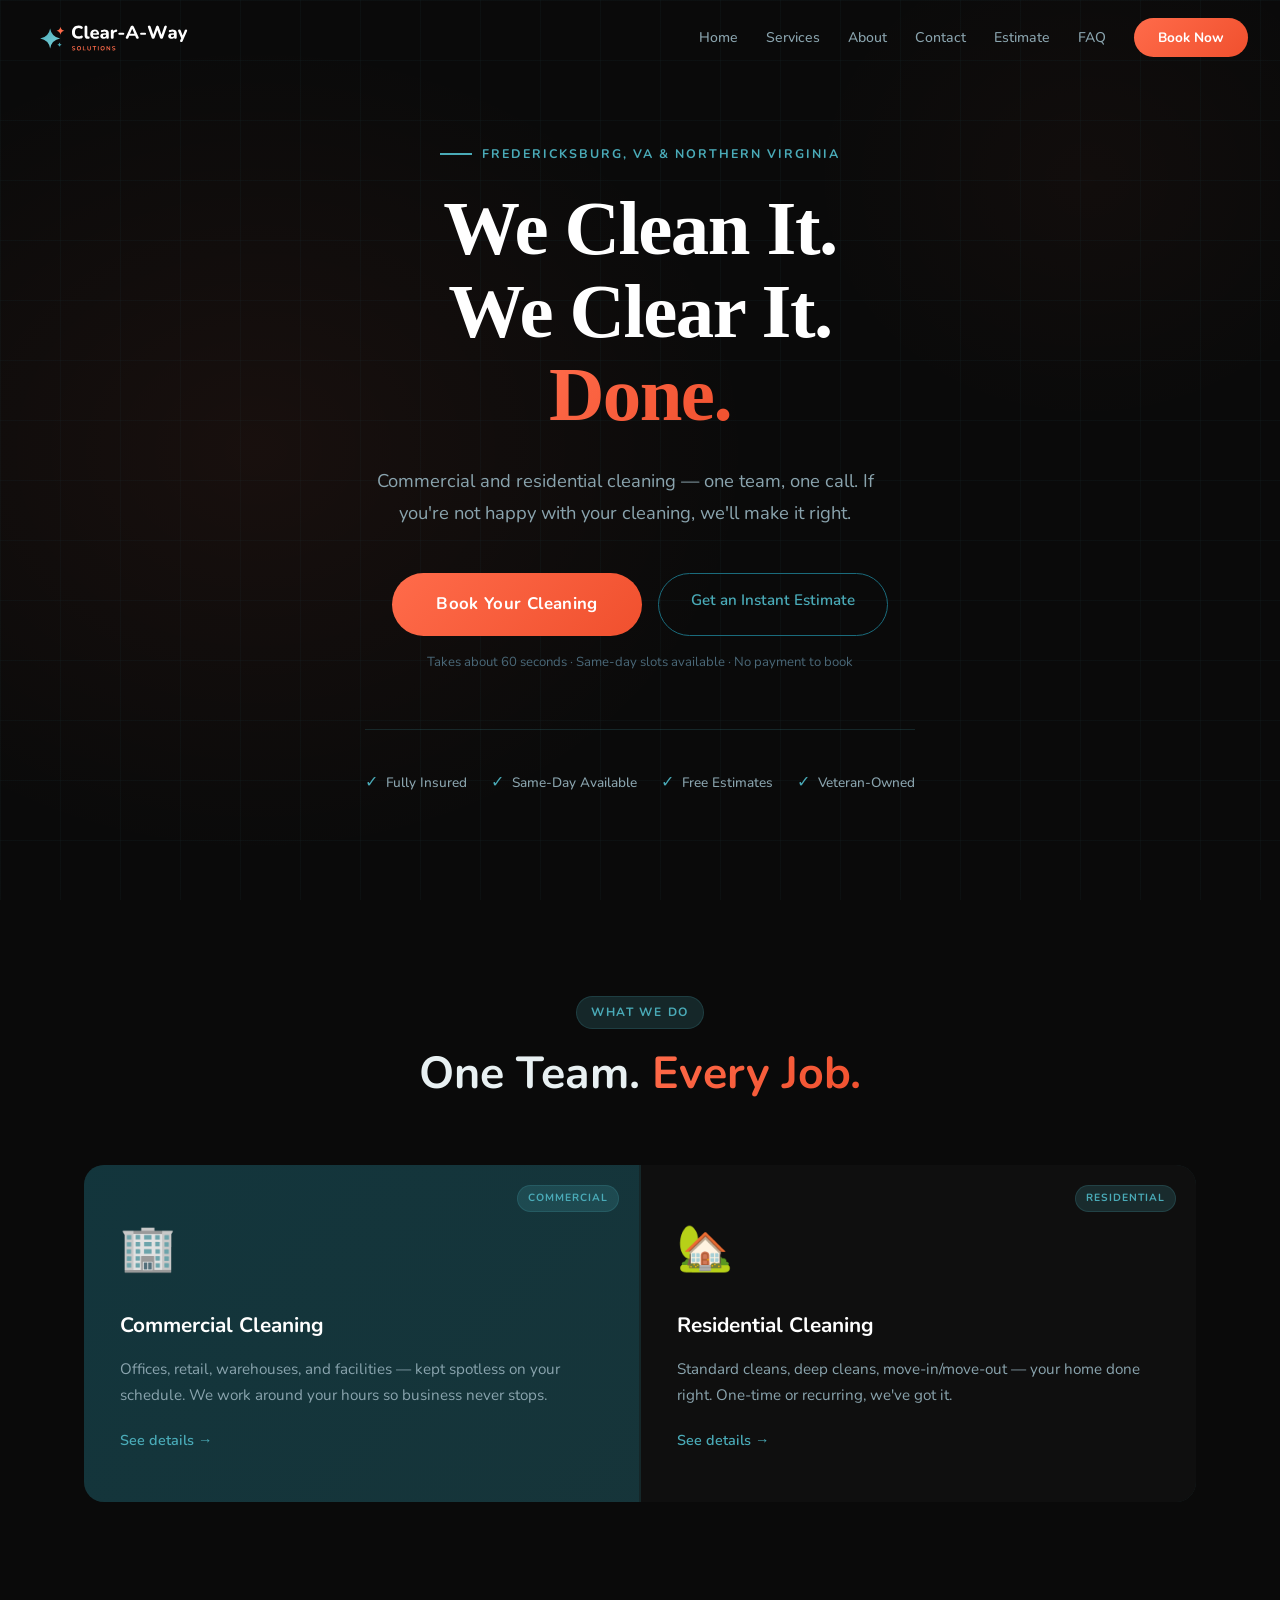
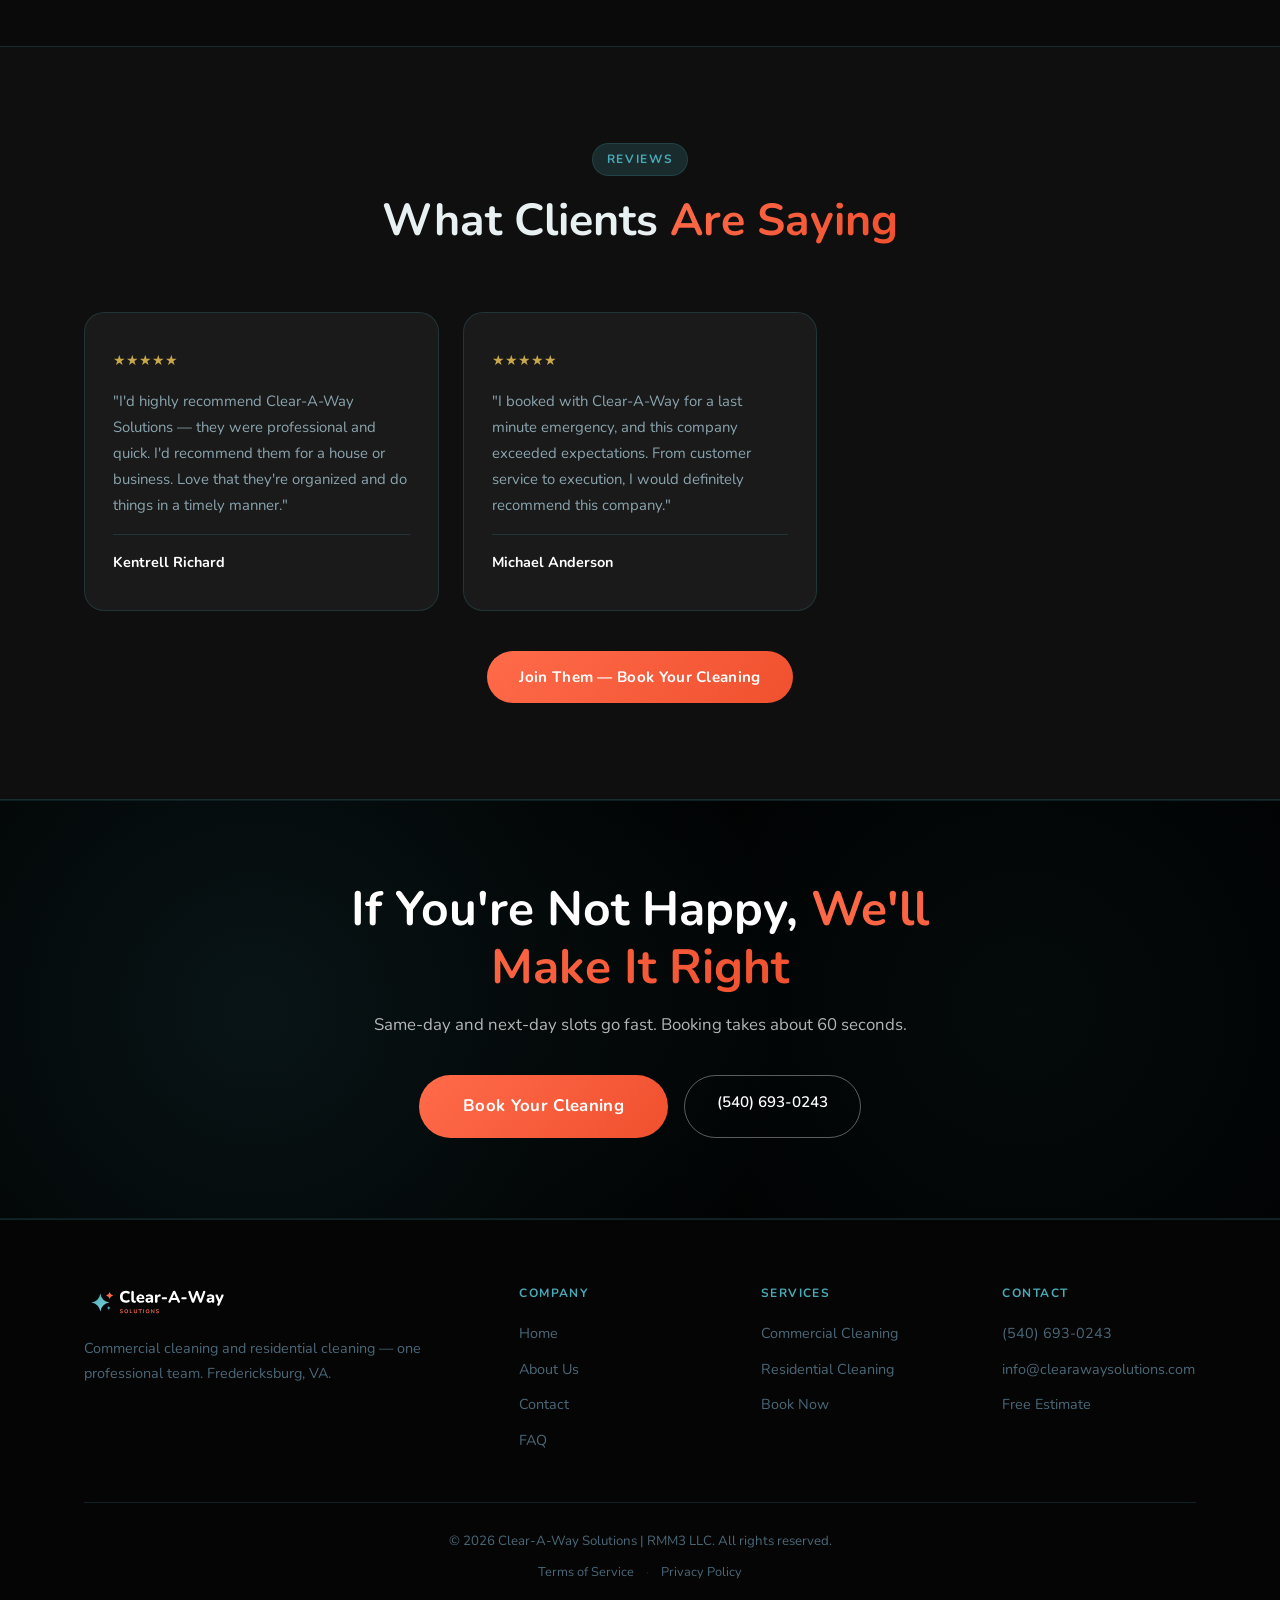
<file: index.html>
<!DOCTYPE html>
<html lang="en">
<head>

  <!-- Google tag (gtag.js) -->
  <script async src="https://www.googletagmanager.com/gtag/js?id=AW-18367453806"></script>
  <script>
    window.dataLayer = window.dataLayer || [];
    function gtag(){dataLayer.push(arguments);}
    gtag('js', new Date());

    gtag('config', 'AW-18367453806');
  </script>

  <meta charset="UTF-8" />
  <meta name="viewport" content="width=device-width, initial-scale=1.0" />
  <title>Clear-A-Way Solutions | Commercial & Residential Cleaning — Fredericksburg, VA</title>
  <meta name="description" content="Clear-A-Way Solutions delivers commercial cleaning and residential cleaning in Fredericksburg, VA and Northern Virginia. One team. One call. Done right." />
  <meta name="robots" content="index, follow" />
  <link rel="canonical" href="https://clearawaysolutions.com/" />
  <meta property="og:title" content="Clear-A-Way Solutions | We Clean It. We Clear It. Done." />
  <meta property="og:description" content="Commercial cleaning and residential cleaning — delivered by one reliable team. Serving Fredericksburg, VA." />
  <meta property="og:url" content="https://clearawaysolutions.com/" />
  <meta property="og:type" content="website" />
  <script type="application/ld+json">
  {
    "@context": "https://schema.org",
    "@type": "LocalBusiness",
    "name": "Clear-A-Way Solutions",
    "legalName": "RMM3 LLC",
    "description": "Commercial cleaning and residential cleaning services. One team, one call.",
    "url": "https://clearawaysolutions.com",
    "telephone": "+15406930243",
    "email": "info@clearawaysolutions.com",
    "address": {
      "@type": "PostalAddress",
      "addressLocality": "Fredericksburg",
      "addressRegion": "VA",
      "addressCountry": "US"
    },
    "areaServed": "Fredericksburg, VA and Northern Virginia",
    "serviceType": ["Commercial Cleaning", "Residential Cleaning"],
    "priceRange": "$$"
  }
  </script>
  <link rel="icon" type="image/png" sizes="64x64"  href="favicon/favicon-64.png" />
  <link rel="icon" type="image/png" sizes="256x256" href="favicon/favicon-256.png" />
  <link rel="icon" type="image/png" sizes="512x512" href="favicon/favicon-512.png" />
  <link rel="manifest" href="site.webmanifest" />
  <meta name="theme-color" content="#000000" />
  <link rel="stylesheet" href="styles.css" />
  <link href="https://fonts.googleapis.com/css2?family=Nunito:wght@600;700;800&display=swap" rel="stylesheet" />
</head>
<body>

  <!-- Navigation -->
  <nav class="navbar" id="navbar">
    <div class="nav-container">
      <a href="/" class="nav-logo">
        <img src="logo/logo-horizontal-reverse.svg" alt="Clear-A-Way Solutions" class="logo-img" />
      </a>
      <ul class="nav-links" id="nav-links">
        <li><a href="/">Home</a></li>
        <li><a href="services">Services</a></li>
        <li><a href="about">About</a></li>
        <li><a href="contact">Contact</a></li>
        <li><a href="estimate">Estimate</a></li>
        <li><a href="faq">FAQ</a></li>
        <li><a href="book" class="nav-cta">Book Now</a></li>
      </ul>
      <button class="hamburger" id="hamburger" aria-label="Toggle menu" aria-expanded="false">
        <span></span><span></span><span></span>
      </button>
    </div>
  </nav>

  <!-- Hero -->
  <section class="hero" id="home">
    <div class="hero-bg"></div>
    <div class="hero-grid-overlay"></div>
    <div class="hero-content">
      <p class="hero-eyebrow">Fredericksburg, VA &amp; Northern Virginia</p>
      <h1>We Clean It.<br/>We Clear It.<br/><span class="gradient-text">Done.</span></h1>
      <p class="hero-sub">Commercial and residential cleaning — one team, one call. If you're not happy with your cleaning, we'll make it right.</p>
      <div class="hero-actions">
        <a href="book" class="btn-primary large">Book Your Cleaning</a>
        <a href="estimate" class="btn-ghost">Get an Instant Estimate</a>
      </div>
      <p class="cta-microcopy">Takes about 60 seconds &middot; Same-day slots available &middot; No payment to book</p>
      <div class="hero-badges">
        <div class="hero-badge"><span class="hero-badge-icon">✓</span> Fully Insured</div>
        <div class="hero-badge"><span class="hero-badge-icon">✓</span> Same-Day Available</div>
        <div class="hero-badge"><span class="hero-badge-icon">✓</span> Free Estimates</div>
        <div class="hero-badge"><span class="hero-badge-icon">✓</span> Veteran-Owned</div>
      </div>
    </div>
  </section>

  <!-- Services -->
  <section class="services section" id="services">
    <div class="container">
      <div class="section-header">
        <span class="section-label">What We Do</span>
        <h2>One Team. <span class="gradient-text">Every Job.</span></h2>
      </div>
      <div class="services-grid">
        <div class="service-card featured">
          <span class="service-tag">Commercial</span>
          <span class="service-icon">🏢</span>
          <h3>Commercial Cleaning</h3>
          <p>Offices, retail, warehouses, and facilities — kept spotless on your schedule. We work around your hours so business never stops.</p>
          <a href="services#commercial" class="service-link">See details &rarr;</a>
        </div>
        <div class="service-card">
          <span class="service-tag">Residential</span>
          <span class="service-icon">🏡</span>
          <h3>Residential Cleaning</h3>
          <p>Standard cleans, deep cleans, move-in/move-out — your home done right. One-time or recurring, we've got it.</p>
          <a href="services#residential" class="service-link">See details &rarr;</a>
        </div>
      </div>
    </div>
  </section>

  <!-- Testimonials -->
  <section class="testimonials section">
    <div class="container">
      <div class="section-header">
        <span class="section-label">Reviews</span>
        <h2>What Clients <span class="gradient-text">Are Saying</span></h2>
      </div>
      <div class="testimonials-grid">
        <div class="testimonial-card">
          <div class="testimonial-stars">★★★★★</div>
          <p class="testimonial-text">"I'd highly recommend Clear-A-Way Solutions — they were professional and quick. I'd recommend them for a house or business. Love that they're organized and do things in a timely manner."</p>
          <div class="testimonial-author">
            <div class="testimonial-name">Kentrell Richard</div>
          </div>
        </div>
        <div class="testimonial-card">
          <div class="testimonial-stars">★★★★★</div>
          <p class="testimonial-text">"I booked with Clear-A-Way for a last minute emergency, and this company exceeded expectations. From customer service to execution, I would definitely recommend this company."</p>
          <div class="testimonial-author">
            <div class="testimonial-name">Michael Anderson</div>
          </div>
        </div>
      </div>
      <div class="testimonials-cta">
        <a href="book" class="btn-primary">Join Them — Book Your Cleaning</a>
      </div>
    </div>
  </section>

  <!-- CTA Band -->
  <section class="cta-band">
    <div class="cta-band-inner">
      <h2>If You're Not Happy, <span class="gradient-text">We'll Make It Right</span></h2>
      <p>Same-day and next-day slots go fast. Booking takes about 60 seconds.</p>
      <div class="cta-band-actions">
        <a href="book" class="btn-primary large">Book Your Cleaning</a>
        <a href="tel:+15406930243" class="btn-ghost">(540) 693-0243</a>
      </div>
    </div>
  </section>

  <!-- Footer -->
  <footer class="footer">
    <div class="container">
      <div class="footer-grid">
        <div class="footer-brand">
          <a href="/" class="nav-logo">
            <img src="logo/logo-horizontal-reverse.svg" alt="Clear-A-Way Solutions" class="logo-img logo-footer" />
          </a>
          <p>Commercial cleaning and residential cleaning — one professional team. Fredericksburg, VA.</p>
        </div>
        <div class="footer-links">
          <h4>Company</h4>
          <ul>
            <li><a href="/">Home</a></li>
            <li><a href="about">About Us</a></li>
            <li><a href="contact">Contact</a></li>
            <li><a href="faq">FAQ</a></li>
          </ul>
        </div>
        <div class="footer-links">
          <h4>Services</h4>
          <ul>
            <li><a href="services#commercial">Commercial Cleaning</a></li>
            <li><a href="services#residential">Residential Cleaning</a></li>
            <li><a href="book">Book Now</a></li>
          </ul>
        </div>
        <div class="footer-links">
          <h4>Contact</h4>
          <ul>
            <li><a href="tel:+15406930243">(540) 693-0243</a></li>
            <li><a href="mailto:info@clearawaysolutions.com">info@clearawaysolutions.com</a></li>
            <li><a href="estimate">Free Estimate</a></li>
          </ul>
        </div>
      </div>
      <div class="footer-bottom">
        <p>&copy; 2026 Clear-A-Way Solutions | RMM3 LLC. All rights reserved.</p>
        <div class="footer-legal">
          <a href="terms">Terms of Service</a>
          <span>·</span>
          <a href="privacy">Privacy Policy</a>
        </div>
      </div>
    </div>
  </footer>

  <script src="main.js"></script>
</body>
</html>
</file>
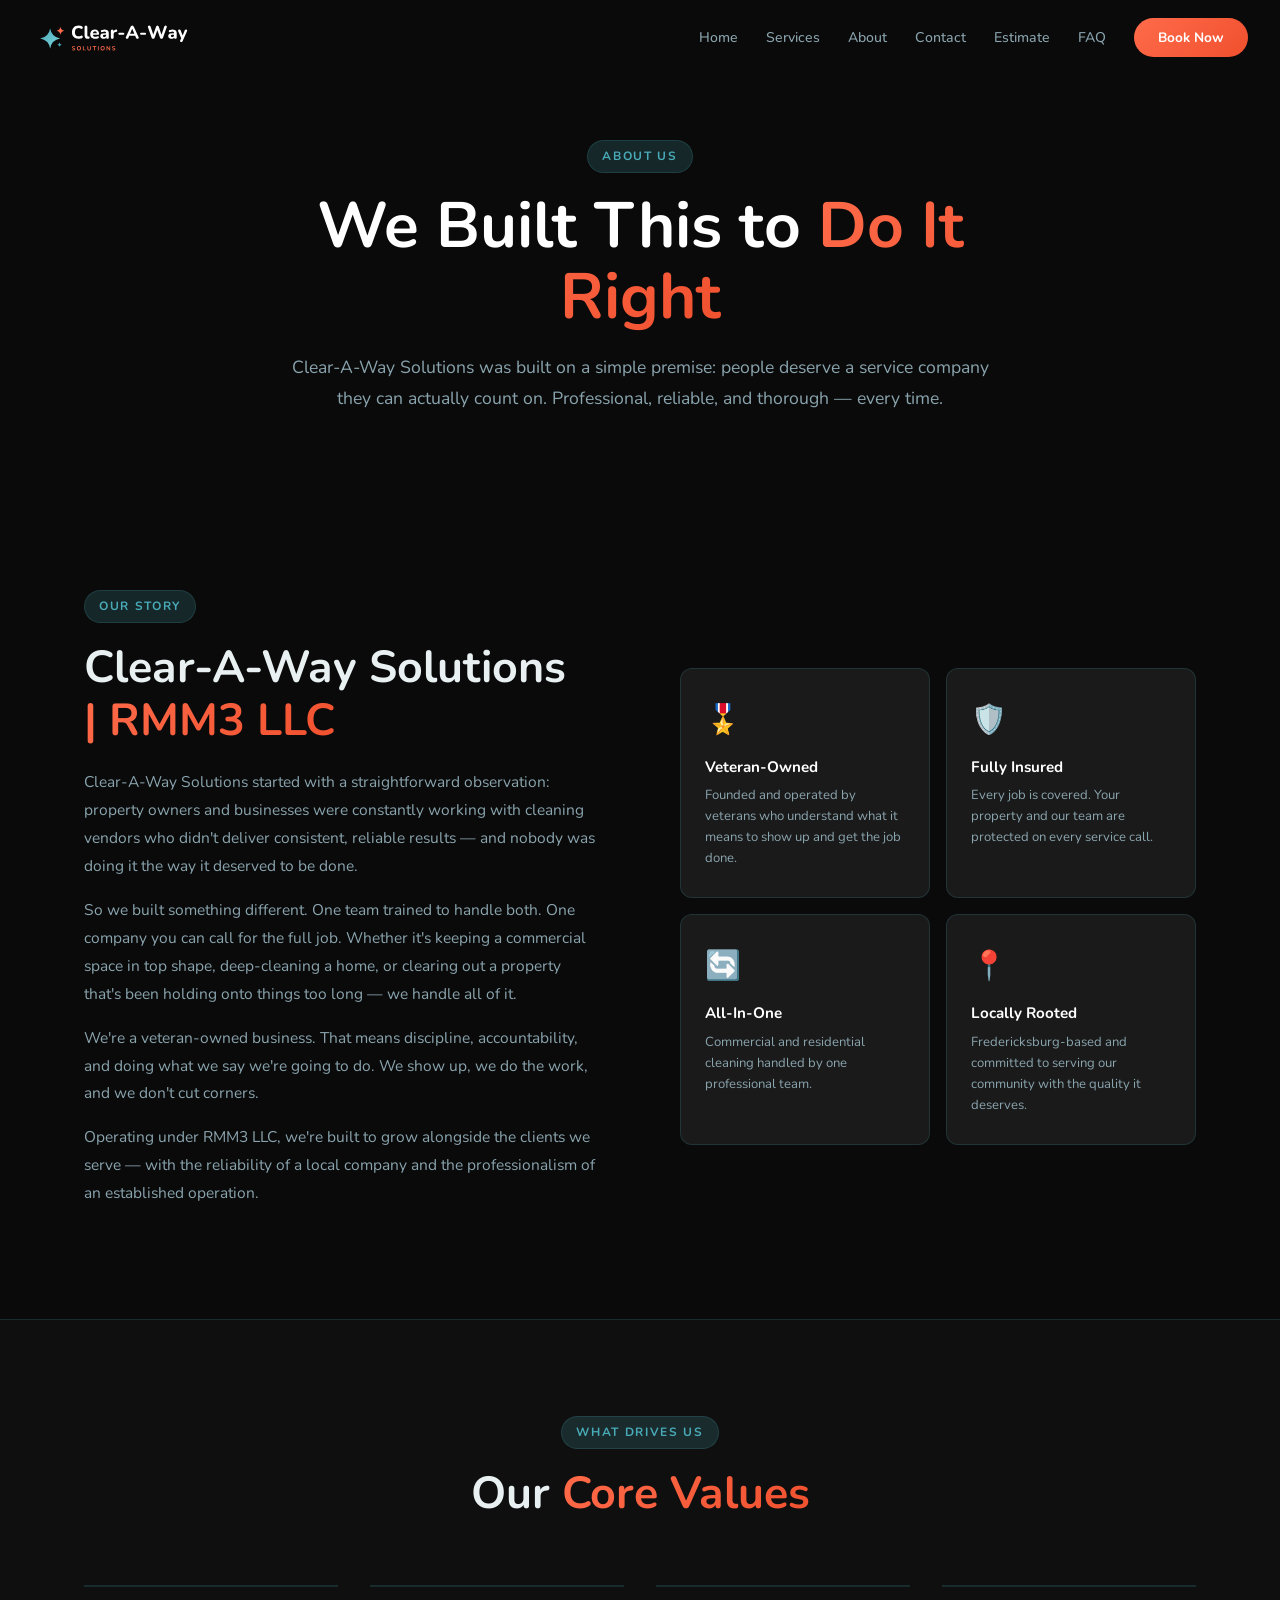
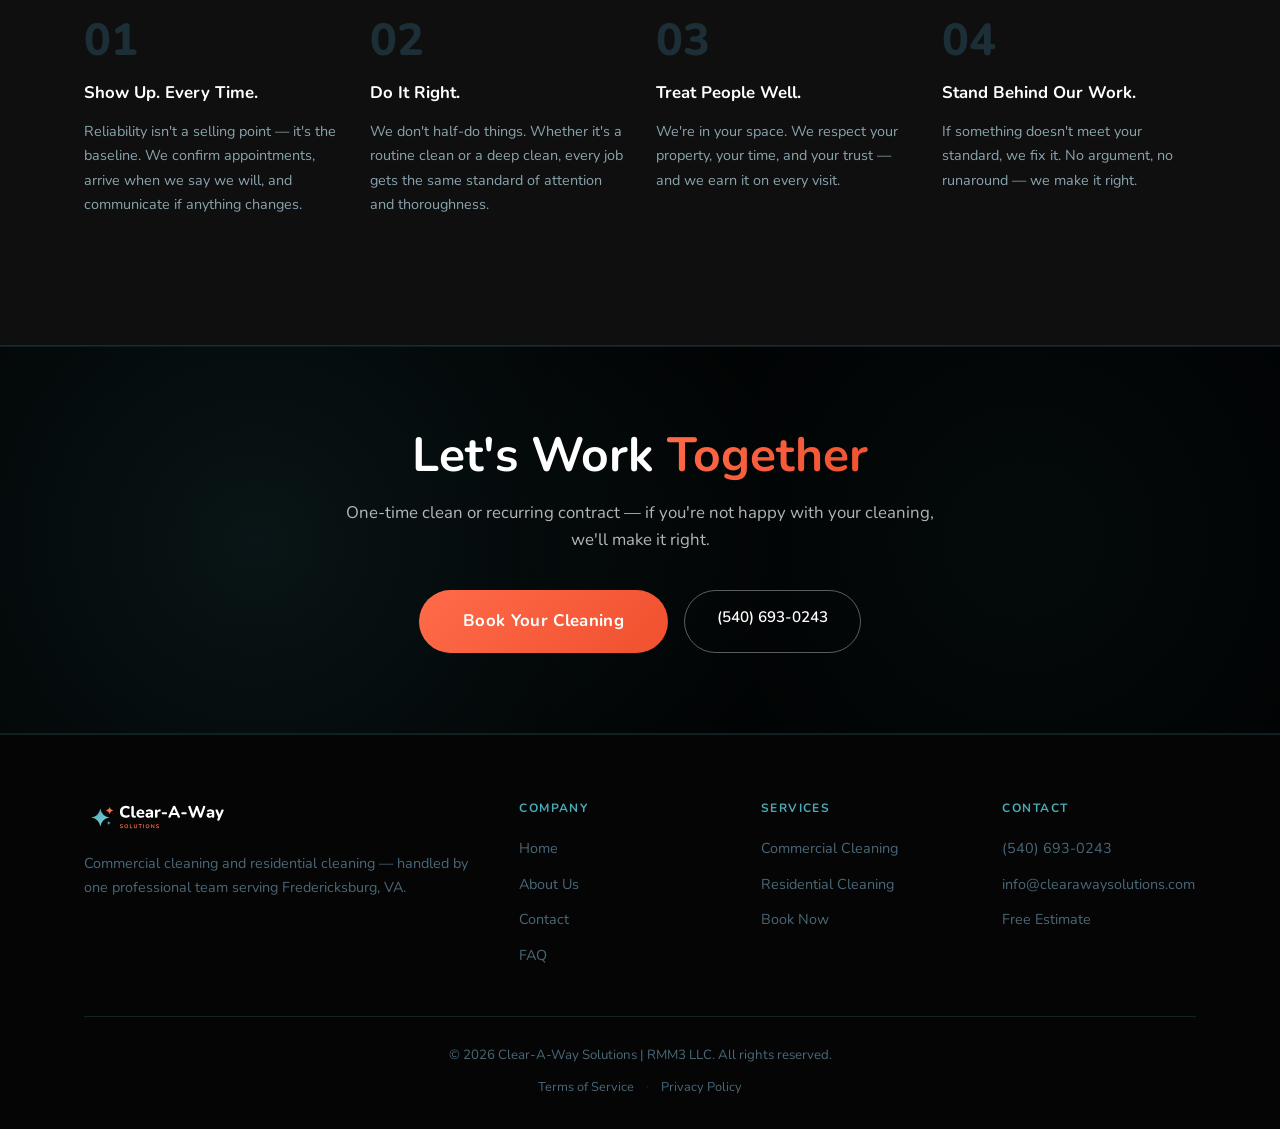
<file: about.html>
<!DOCTYPE html>
<html lang="en">
<head>

  <!-- Google tag (gtag.js) -->
  <script async src="https://www.googletagmanager.com/gtag/js?id=AW-18367453806"></script>
  <script>
    window.dataLayer = window.dataLayer || [];
    function gtag(){dataLayer.push(arguments);}
    gtag('js', new Date());

    gtag('config', 'AW-18367453806');
  </script>

  <meta charset="UTF-8" />
  <meta name="viewport" content="width=device-width, initial-scale=1.0" />
  <title>About Us | Clear-A-Way Solutions</title>
  <meta name="description" content="Learn about Clear-A-Way Solutions — a veteran-owned cleaning company serving Fredericksburg, VA. Commercial cleaning and residential cleaning done right." />
  <meta name="robots" content="index, follow" />
  <link rel="canonical" href="https://clearawaysolutions.com/about" />
  <link rel="icon" type="image/png" sizes="64x64"  href="favicon/favicon-64.png" />
  <link rel="icon" type="image/png" sizes="256x256" href="favicon/favicon-256.png" />
  <link rel="icon" type="image/png" sizes="512x512" href="favicon/favicon-512.png" />
  <link rel="manifest" href="site.webmanifest" />
  <meta name="theme-color" content="#000000" />
  <link rel="stylesheet" href="styles.css" />
  <link href="https://fonts.googleapis.com/css2?family=Nunito:wght@600;700;800&display=swap" rel="stylesheet" />
</head>
<body>

  <!-- Navigation -->
  <nav class="navbar scrolled" id="navbar">
    <div class="nav-container">
      <a href="/" class="nav-logo">
        <img src="logo/logo-horizontal-reverse.svg" alt="Clear-A-Way Solutions" class="logo-img" />
      </a>
      <ul class="nav-links" id="nav-links">
        <li><a href="/">Home</a></li>
        <li><a href="services">Services</a></li>
        <li><a href="about">About</a></li>
        <li><a href="contact">Contact</a></li>
        <li><a href="estimate">Estimate</a></li>
        <li><a href="faq">FAQ</a></li>
        <li><a href="book" class="nav-cta">Book Now</a></li>
      </ul>
      <button class="hamburger" id="hamburger" aria-label="Toggle menu" aria-expanded="false">
        <span></span><span></span><span></span>
      </button>
    </div>
  </nav>

  <!-- Page Hero -->
  <div class="page-hero">
    <div class="page-hero-bg"></div>
    <div class="page-hero-inner">
      <span class="section-label">About Us</span>
      <h1>We Built This to <span class="gradient-text">Do It Right</span></h1>
      <p>Clear-A-Way Solutions was built on a simple premise: people deserve a service company they can actually count on. Professional, reliable, and thorough — every time.</p>
    </div>
  </div>

  <!-- About Content -->
  <section class="section" style="background: var(--bg);">
    <div class="container">
      <div class="about-band-grid">
        <div class="about-band-text">
          <span class="section-label">Our Story</span>
          <h2>Clear-A-Way Solutions<br/><span class="gradient-text">| RMM3 LLC</span></h2>
          <p>Clear-A-Way Solutions started with a straightforward observation: property owners and businesses were constantly working with cleaning vendors who didn't deliver consistent, reliable results — and nobody was doing it the way it deserved to be done.</p>
          <p>So we built something different. One team trained to handle both. One company you can call for the full job. Whether it's keeping a commercial space in top shape, deep-cleaning a home, or clearing out a property that's been holding onto things too long — we handle all of it.</p>
          <p>We're a veteran-owned business. That means discipline, accountability, and doing what we say we're going to do. We show up, we do the work, and we don't cut corners.</p>
          <p>Operating under RMM3 LLC, we're built to grow alongside the clients we serve — with the reliability of a local company and the professionalism of an established operation.</p>
        </div>
        <div class="about-band-visual">
          <div class="about-card">
            <div class="about-card-icon">🎖️</div>
            <h4>Veteran-Owned</h4>
            <p>Founded and operated by veterans who understand what it means to show up and get the job done.</p>
          </div>
          <div class="about-card">
            <div class="about-card-icon">🛡️</div>
            <h4>Fully Insured</h4>
            <p>Every job is covered. Your property and our team are protected on every service call.</p>
          </div>
          <div class="about-card">
            <div class="about-card-icon">🔄</div>
            <h4>All-In-One</h4>
            <p>Commercial and residential cleaning handled by one professional team.</p>
          </div>
          <div class="about-card">
            <div class="about-card-icon">📍</div>
            <h4>Locally Rooted</h4>
            <p>Fredericksburg-based and committed to serving our community with the quality it deserves.</p>
          </div>
        </div>
      </div>
    </div>
  </section>

  <!-- Values -->
  <section class="why-us section">
    <div class="container">
      <div class="section-header">
        <span class="section-label">What Drives Us</span>
        <h2>Our <span class="gradient-text">Core Values</span></h2>
      </div>
      <div class="why-grid">
        <div class="why-item">
          <div class="why-number">01</div>
          <h3>Show Up. Every Time.</h3>
          <p>Reliability isn't a selling point — it's the baseline. We confirm appointments, arrive when we say we will, and communicate if anything changes.</p>
        </div>
        <div class="why-item">
          <div class="why-number">02</div>
          <h3>Do It Right.</h3>
          <p>We don't half-do things. Whether it's a routine clean or a deep clean, every job gets the same standard of attention and thoroughness.</p>
        </div>
        <div class="why-item">
          <div class="why-number">03</div>
          <h3>Treat People Well.</h3>
          <p>We're in your space. We respect your property, your time, and your trust — and we earn it on every visit.</p>
        </div>
        <div class="why-item">
          <div class="why-number">04</div>
          <h3>Stand Behind Our Work.</h3>
          <p>If something doesn't meet your standard, we fix it. No argument, no runaround — we make it right.</p>
        </div>
      </div>
    </div>
  </section>

  <!-- CTA Band -->
  <section class="cta-band">
    <div class="cta-band-inner">
      <h2>Let's Work <span class="gradient-text">Together</span></h2>
      <p>One-time clean or recurring contract — if you're not happy with your cleaning, we'll make it right.</p>
      <div class="cta-band-actions">
        <a href="book" class="btn-primary large">Book Your Cleaning</a>
        <a href="tel:+15406930243" class="btn-ghost">(540) 693-0243</a>
      </div>
    </div>
  </section>

  <!-- Footer -->
  <footer class="footer">
    <div class="container">
      <div class="footer-grid">
        <div class="footer-brand">
          <a href="/" class="nav-logo">
            <img src="logo/logo-horizontal-reverse.svg" alt="Clear-A-Way Solutions" class="logo-img logo-footer" />
          </a>
          <p>Commercial cleaning and residential cleaning — handled by one professional team serving Fredericksburg, VA.</p>
        </div>
        <div class="footer-links">
          <h4>Company</h4>
          <ul>
            <li><a href="/">Home</a></li>
            <li><a href="about">About Us</a></li>
            <li><a href="contact">Contact</a></li>
            <li><a href="faq">FAQ</a></li>
          </ul>
        </div>
        <div class="footer-links">
          <h4>Services</h4>
          <ul>
            <li><a href="services#commercial">Commercial Cleaning</a></li>
            <li><a href="services#residential">Residential Cleaning</a></li>
            <li><a href="book">Book Now</a></li>
          </ul>
        </div>
        <div class="footer-links">
          <h4>Contact</h4>
          <ul>
            <li><a href="tel:+15406930243">(540) 693-0243</a></li>
            <li><a href="mailto:info@clearawaysolutions.com">info@clearawaysolutions.com</a></li>
            <li><a href="estimate">Free Estimate</a></li>
          </ul>
        </div>
      </div>
      <div class="footer-bottom">
        <p>&copy; 2026 Clear-A-Way Solutions | RMM3 LLC. All rights reserved.</p>
        <div class="footer-legal">
          <a href="terms">Terms of Service</a>
          <span>·</span>
          <a href="privacy">Privacy Policy</a>
        </div>
      </div>
    </div>
  </footer>

  <script src="main.js"></script>
</body>
</html>
</file>
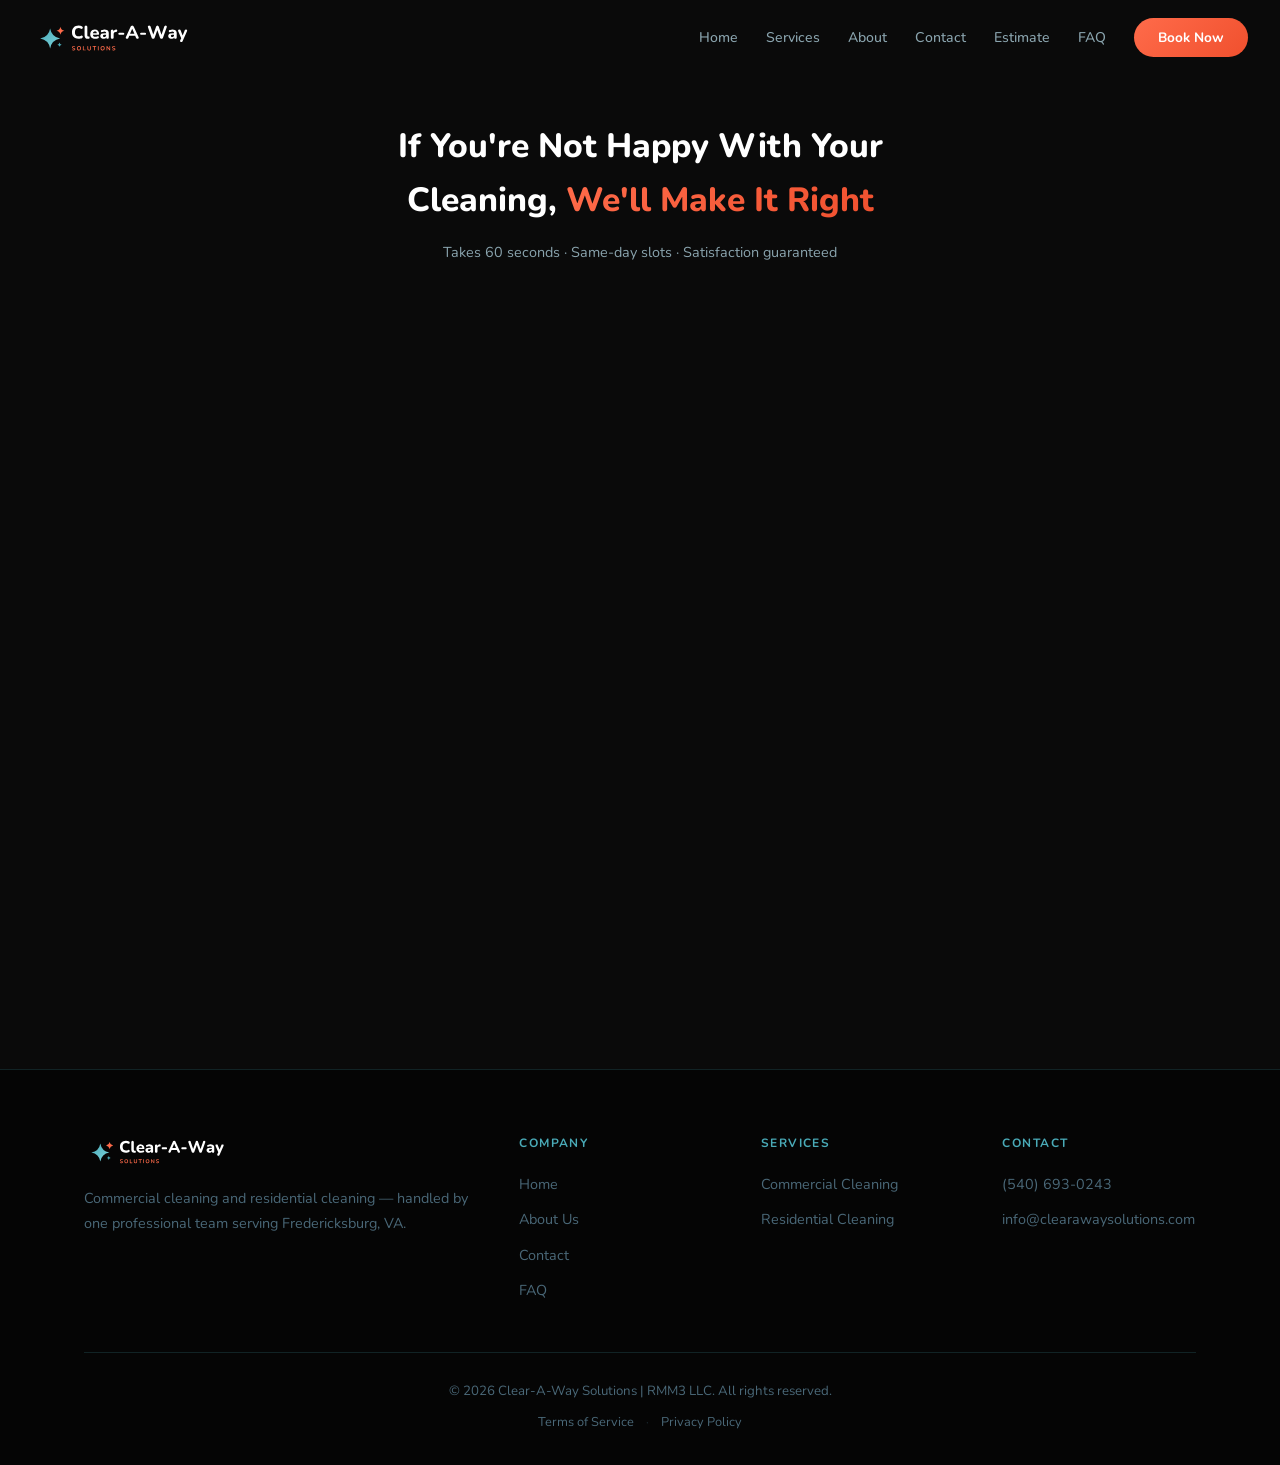
<file: book.html>
<!DOCTYPE html>
<html lang="en">
<head>

  <!-- Google tag (gtag.js) -->
  <script async src="https://www.googletagmanager.com/gtag/js?id=AW-18367453806"></script>
  <script>
    window.dataLayer = window.dataLayer || [];
    function gtag(){dataLayer.push(arguments);}
    gtag('js', new Date());

    gtag('config', 'AW-18367453806');
  </script>

  <meta charset="UTF-8" />
  <meta name="viewport" content="width=device-width, initial-scale=1.0" />
  <title>Book Now | Clear-A-Way Solutions</title>
  <meta name="description" content="Book commercial cleaning or residential cleaning with Clear-A-Way Solutions. Pick a time that works for you. Serving Fredericksburg, VA." />
  <meta name="robots" content="index, follow" />
  <link rel="canonical" href="https://clearawaysolutions.com/book" />
  <link rel="icon" type="image/png" sizes="64x64"  href="favicon/favicon-64.png" />
  <link rel="icon" type="image/png" sizes="256x256" href="favicon/favicon-256.png" />
  <link rel="icon" type="image/png" sizes="512x512" href="favicon/favicon-512.png" />
  <link rel="manifest" href="site.webmanifest" />
  <meta name="theme-color" content="#000000" />
  <link rel="stylesheet" href="styles.css" />
  <link href="https://fonts.googleapis.com/css2?family=Nunito:wght@600;700;800&display=swap" rel="stylesheet" />
</head>
<body>

  <!-- Navigation -->
  <nav class="navbar scrolled" id="navbar">
    <div class="nav-container">
      <a href="/" class="nav-logo">
        <img src="logo/logo-horizontal-reverse.svg" alt="Clear-A-Way Solutions" class="logo-img" />
      </a>
      <ul class="nav-links" id="nav-links">
        <li><a href="/">Home</a></li>
        <li><a href="services">Services</a></li>
        <li><a href="about">About</a></li>
        <li><a href="contact">Contact</a></li>
        <li><a href="estimate">Estimate</a></li>
        <li><a href="faq">FAQ</a></li>
        <li><a href="book" class="nav-cta">Book Now</a></li>
      </ul>
      <button class="hamburger" id="hamburger" aria-label="Toggle menu" aria-expanded="false">
        <span></span><span></span><span></span>
      </button>
    </div>
  </nav>

  <!-- Book Section -->
  <section class="book-section">
    <div class="container">
      <div class="book-cal-header compact">
        <h2>If You're Not Happy With Your Cleaning, <span class="gradient-text">We'll Make It Right</span></h2>
        <p>Takes 60 seconds &middot; Same-day slots &middot; Satisfaction guaranteed</p>
      </div>

      <!-- Cal.com Inline Embed -->
      <div id="cal-embed"></div>
    </div>
  </section>

  <!-- Footer -->
  <footer class="footer">
    <div class="container">
      <div class="footer-grid">
        <div class="footer-brand">
          <a href="/" class="nav-logo">
            <img src="logo/logo-horizontal-reverse.svg" alt="Clear-A-Way Solutions" class="logo-img logo-footer" />
          </a>
          <p>Commercial cleaning and residential cleaning — handled by one professional team serving Fredericksburg, VA.</p>
        </div>
        <div class="footer-links">
          <h4>Company</h4>
          <ul>
            <li><a href="/">Home</a></li>
            <li><a href="about">About Us</a></li>
            <li><a href="contact">Contact</a></li>
            <li><a href="faq">FAQ</a></li>
          </ul>
        </div>
        <div class="footer-links">
          <h4>Services</h4>
          <ul>
            <li><a href="services#commercial">Commercial Cleaning</a></li>
            <li><a href="services#residential">Residential Cleaning</a></li>
          </ul>
        </div>
        <div class="footer-links">
          <h4>Contact</h4>
          <ul>
            <li><a href="tel:+15406930243">(540) 693-0243</a></li>
            <li><a href="mailto:info@clearawaysolutions.com">info@clearawaysolutions.com</a></li>
          </ul>
        </div>
      </div>
      <div class="footer-bottom">
        <p>&copy; 2026 Clear-A-Way Solutions | RMM3 LLC. All rights reserved.</p>
        <div class="footer-legal">
          <a href="terms">Terms of Service</a>
          <span>·</span>
          <a href="privacy">Privacy Policy</a>
        </div>
      </div>
    </div>
  </footer>

  <script src="main.js"></script>

  <!-- Cal.com Embed -->
  <script type="text/javascript">
    (function (C, A, L) {
      let p = function (a, ar) { a.q.push(ar); };
      let d = C.document;
      C.Cal = C.Cal || function () {
        let cal = C.Cal; let ar = arguments;
        if (!cal.loaded) { cal.ns = {}; cal.q = cal.q || []; d.head.appendChild(d.createElement("script")).src = A; cal.loaded = true; }
        if (ar[0] === L) { const api = function () { p(api, arguments); }; const namespace = ar[1]; api.q = api.q || []; if (typeof namespace === "string") { cal.ns[namespace] = cal.ns[namespace] || api; p(cal.ns[namespace], ar); p(cal, [L, api]); } else p(cal, ar); return; }
        p(cal, ar);
      };
    })(window, "https://app.cal.com/embed/embed.js", "init");

    Cal("init", { origin: "https://cal.com" });

    Cal("inline", {
      elementOrSelector: "#cal-embed",
      calLink: "clear-a-way/cleaning-booking",
      config: { layout: "month_view" }
    });

    Cal("ui", {
      theme: "dark",
      hideEventTypeDetails: false,
      layout: "month_view"
    });

    // After a successful booking, send the visitor to the thank-you page
    // (separate URL so Google can count it as a conversion)
    Cal("on", {
      action: "bookingSuccessful",
      callback: function () {
        window.location.href = "/thank-you";
      }
    });
  </script>

</body>
</html>
</file>
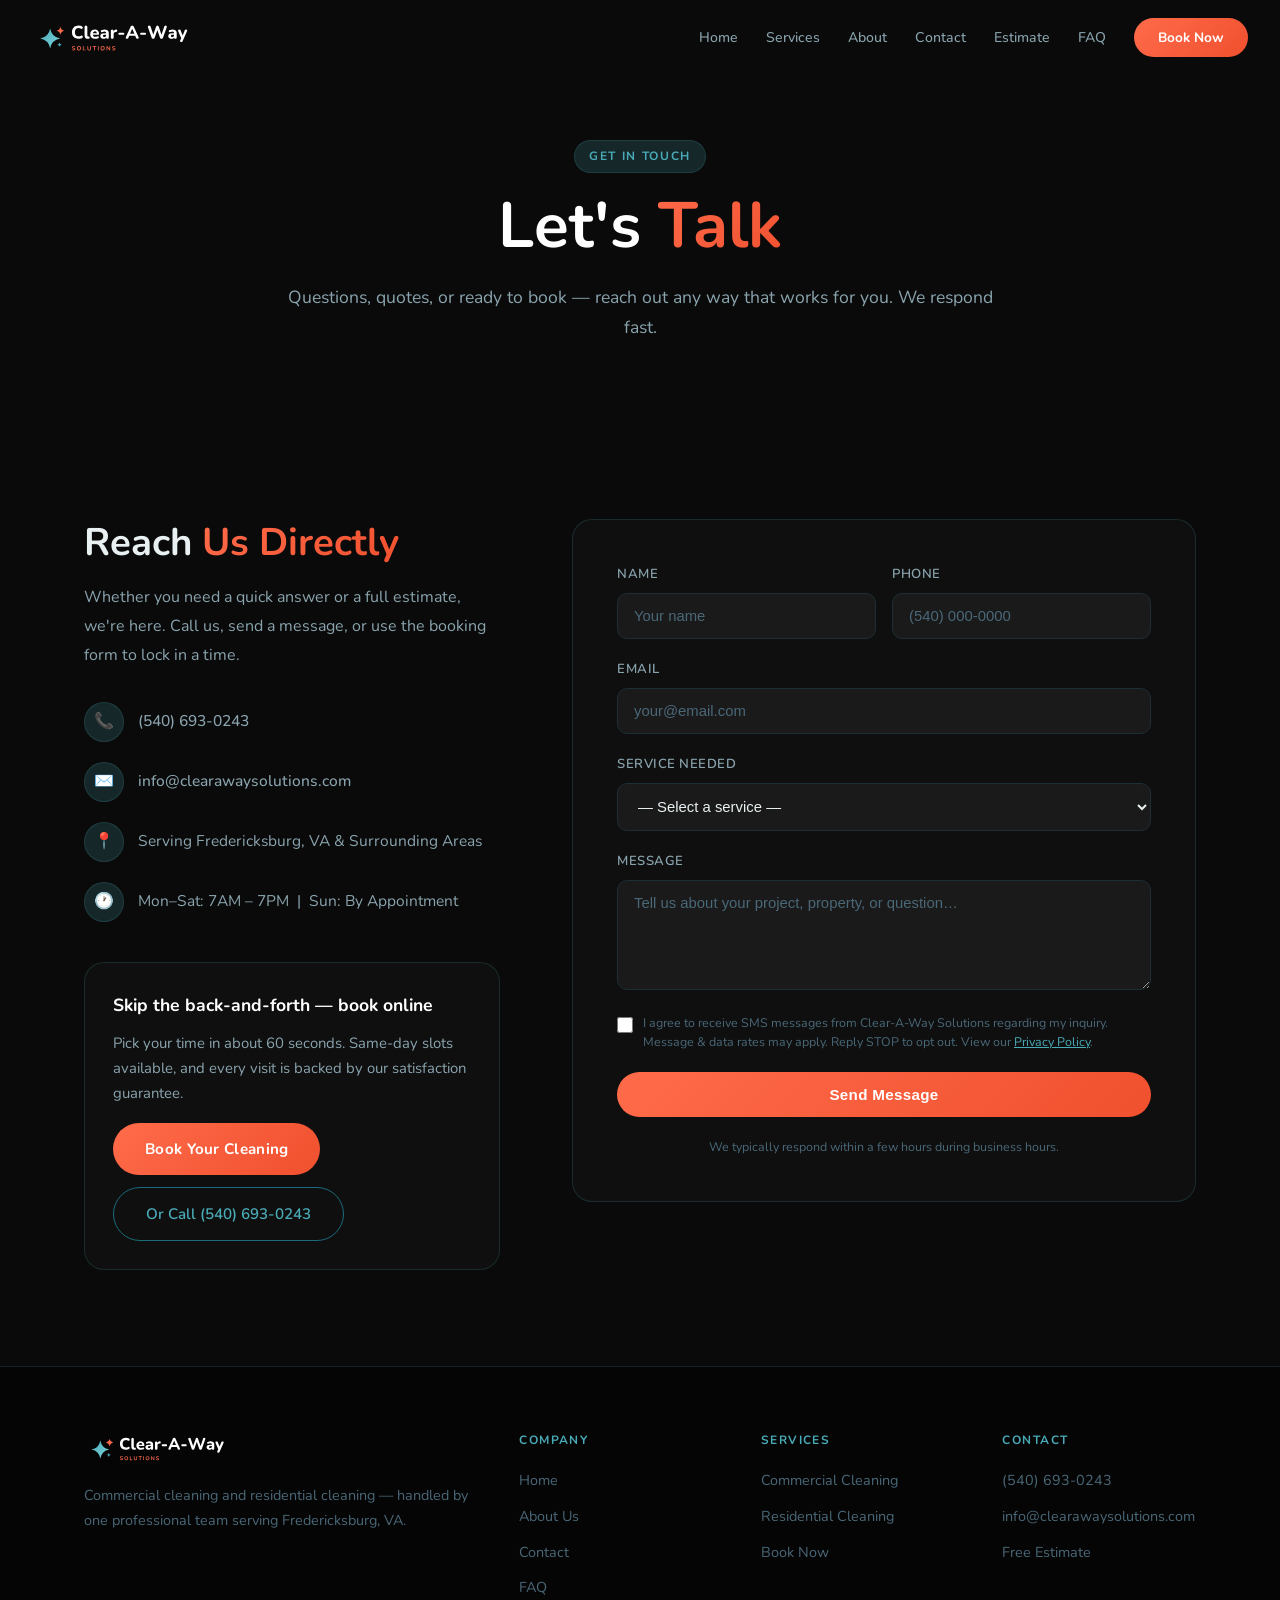
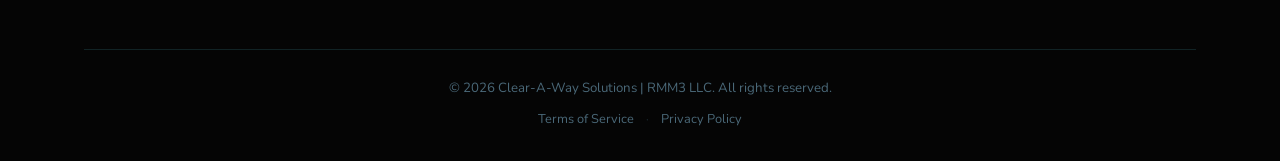
<file: contact.html>
<!DOCTYPE html>
<html lang="en">
<head>

  <!-- Google tag (gtag.js) -->
  <script async src="https://www.googletagmanager.com/gtag/js?id=AW-18367453806"></script>
  <script>
    window.dataLayer = window.dataLayer || [];
    function gtag(){dataLayer.push(arguments);}
    gtag('js', new Date());

    gtag('config', 'AW-18367453806');
  </script>

  <meta charset="UTF-8" />
  <meta name="viewport" content="width=device-width, initial-scale=1.0" />
  <title>Contact | Clear-A-Way Solutions</title>
  <meta name="description" content="Contact Clear-A-Way Solutions for commercial cleaning and residential cleaning in Fredericksburg, VA. Call (540) 693-0243 or send a message." />
  <meta name="robots" content="index, follow" />
  <link rel="canonical" href="https://clearawaysolutions.com/contact" />
  <link rel="icon" type="image/png" sizes="64x64"  href="favicon/favicon-64.png" />
  <link rel="icon" type="image/png" sizes="256x256" href="favicon/favicon-256.png" />
  <link rel="icon" type="image/png" sizes="512x512" href="favicon/favicon-512.png" />
  <link rel="manifest" href="site.webmanifest" />
  <meta name="theme-color" content="#000000" />
  <link rel="stylesheet" href="styles.css" />
  <link href="https://fonts.googleapis.com/css2?family=Nunito:wght@600;700;800&display=swap" rel="stylesheet" />
</head>
<body>

  <!-- Navigation -->
  <nav class="navbar scrolled" id="navbar">
    <div class="nav-container">
      <a href="/" class="nav-logo">
        <img src="logo/logo-horizontal-reverse.svg" alt="Clear-A-Way Solutions" class="logo-img" />
      </a>
      <ul class="nav-links" id="nav-links">
        <li><a href="/">Home</a></li>
        <li><a href="services">Services</a></li>
        <li><a href="about">About</a></li>
        <li><a href="contact">Contact</a></li>
        <li><a href="estimate">Estimate</a></li>
        <li><a href="faq">FAQ</a></li>
        <li><a href="book" class="nav-cta">Book Now</a></li>
      </ul>
      <button class="hamburger" id="hamburger" aria-label="Toggle menu" aria-expanded="false">
        <span></span><span></span><span></span>
      </button>
    </div>
  </nav>

  <!-- Page Hero -->
  <div class="page-hero">
    <div class="page-hero-bg"></div>
    <div class="page-hero-inner">
      <span class="section-label">Get In Touch</span>
      <h1>Let's <span class="gradient-text">Talk</span></h1>
      <p>Questions, quotes, or ready to book — reach out any way that works for you. We respond fast.</p>
    </div>
  </div>

  <!-- Contact Section -->
  <section class="contact-section section">
    <div class="container">
      <div class="contact-grid">
        <div class="contact-info">
          <h2>Reach <span class="gradient-text">Us Directly</span></h2>
          <p>Whether you need a quick answer or a full estimate, we're here. Call us, send a message, or use the booking form to lock in a time.</p>
          <div class="contact-details">
            <div class="contact-item">
              <div class="contact-icon">📞</div>
              <a href="tel:+15406930243">(540) 693-0243</a>
            </div>
            <div class="contact-item">
              <div class="contact-icon">✉️</div>
              <a href="mailto:info@clearawaysolutions.com">info@clearawaysolutions.com</a>
            </div>
            <div class="contact-item">
              <div class="contact-icon">📍</div>
              <span class="val">Serving Fredericksburg, VA &amp; Surrounding Areas</span>
            </div>
            <div class="contact-item">
              <div class="contact-icon">🕐</div>
              <span class="val">Mon–Sat: 7AM – 7PM &nbsp;|&nbsp; Sun: By Appointment</span>
            </div>
          </div>
          <div style="margin-top:40px; padding: 28px; background: var(--bg-card); border: 1px solid var(--border); border-radius: var(--radius-lg);">
            <h3 style="font-size:1.1rem; color: var(--white); margin-bottom: 12px;">Skip the back-and-forth — book online</h3>
            <p style="color: var(--text-mid); font-size: 0.93rem; line-height: 1.7; margin-bottom: 16px;">Pick your time in about 60 seconds. Same-day slots available, and every visit is backed by our satisfaction guarantee.</p>
            <div style="display:flex; gap:12px; flex-wrap:wrap;">
              <a href="book" class="btn-primary">Book Your Cleaning</a>
              <a href="tel:+15406930243" class="btn-ghost">Or Call (540) 693-0243</a>
            </div>
          </div>
        </div>

        <form class="contact-form" action="https://formspree.io/f/mykayqza" method="POST" data-ajax>
          <input type="hidden" name="_subject" value="New Contact — Clear-A-Way Solutions" />
          <input type="hidden" name="source" value="Contact page" />
          <div class="form-row">
            <div class="form-group">
              <label for="c-name">Name</label>
              <input type="text" id="c-name" name="name" placeholder="Your name" required />
            </div>
            <div class="form-group">
              <label for="c-phone">Phone</label>
              <input type="tel" id="c-phone" name="phone" placeholder="(540) 000-0000" />
            </div>
          </div>
          <div class="form-group">
            <label for="c-email">Email</label>
            <input type="email" id="c-email" name="email" placeholder="your@email.com" required />
          </div>
          <div class="form-group">
            <label for="c-service">Service Needed</label>
            <select id="c-service" name="service">
              <option value="">— Select a service —</option>
              <option>Commercial Cleaning</option>
              <option>Residential Cleaning</option>
              <option>Not Sure / General Inquiry</option>
            </select>
          </div>
          <div class="form-group">
            <label for="c-message">Message</label>
            <textarea id="c-message" name="message" rows="5" placeholder="Tell us about your project, property, or question…" required></textarea>
          </div>
          <div class="sms-consent">
            <label class="checkbox-label">
              <input type="checkbox" name="sms_consent" value="yes" />
              <span>I agree to receive SMS messages from Clear-A-Way Solutions regarding my inquiry. Message &amp; data rates may apply. Reply STOP to opt out. View our <a href="privacy">Privacy Policy</a>.</span>
            </label>
          </div>
          <button type="submit" class="btn-primary full-width">Send Message</button>
          <p class="form-success" style="display:none; color: var(--teal-light); text-align:center; font-weight:600; padding:12px;">Message sent! We'll be in touch within 24 hours.</p>
          <p class="form-note">We typically respond within a few hours during business hours.</p>
        </form>
      </div>
    </div>
  </section>

  <!-- Footer -->
  <footer class="footer">
    <div class="container">
      <div class="footer-grid">
        <div class="footer-brand">
          <a href="/" class="nav-logo">
            <img src="logo/logo-horizontal-reverse.svg" alt="Clear-A-Way Solutions" class="logo-img logo-footer" />
          </a>
          <p>Commercial cleaning and residential cleaning — handled by one professional team serving Fredericksburg, VA.</p>
        </div>
        <div class="footer-links">
          <h4>Company</h4>
          <ul>
            <li><a href="/">Home</a></li>
            <li><a href="about">About Us</a></li>
            <li><a href="contact">Contact</a></li>
            <li><a href="faq">FAQ</a></li>
          </ul>
        </div>
        <div class="footer-links">
          <h4>Services</h4>
          <ul>
            <li><a href="services#commercial">Commercial Cleaning</a></li>
            <li><a href="services#residential">Residential Cleaning</a></li>
            <li><a href="book">Book Now</a></li>
          </ul>
        </div>
        <div class="footer-links">
          <h4>Contact</h4>
          <ul>
            <li><a href="tel:+15406930243">(540) 693-0243</a></li>
            <li><a href="mailto:info@clearawaysolutions.com">info@clearawaysolutions.com</a></li>
            <li><a href="estimate">Free Estimate</a></li>
          </ul>
        </div>
      </div>
      <div class="footer-bottom">
        <p>&copy; 2026 Clear-A-Way Solutions | RMM3 LLC. All rights reserved.</p>
        <div class="footer-legal">
          <a href="terms">Terms of Service</a>
          <span>·</span>
          <a href="privacy">Privacy Policy</a>
        </div>
      </div>
    </div>
  </footer>

  <script src="main.js"></script>
</body>
</html>
</file>
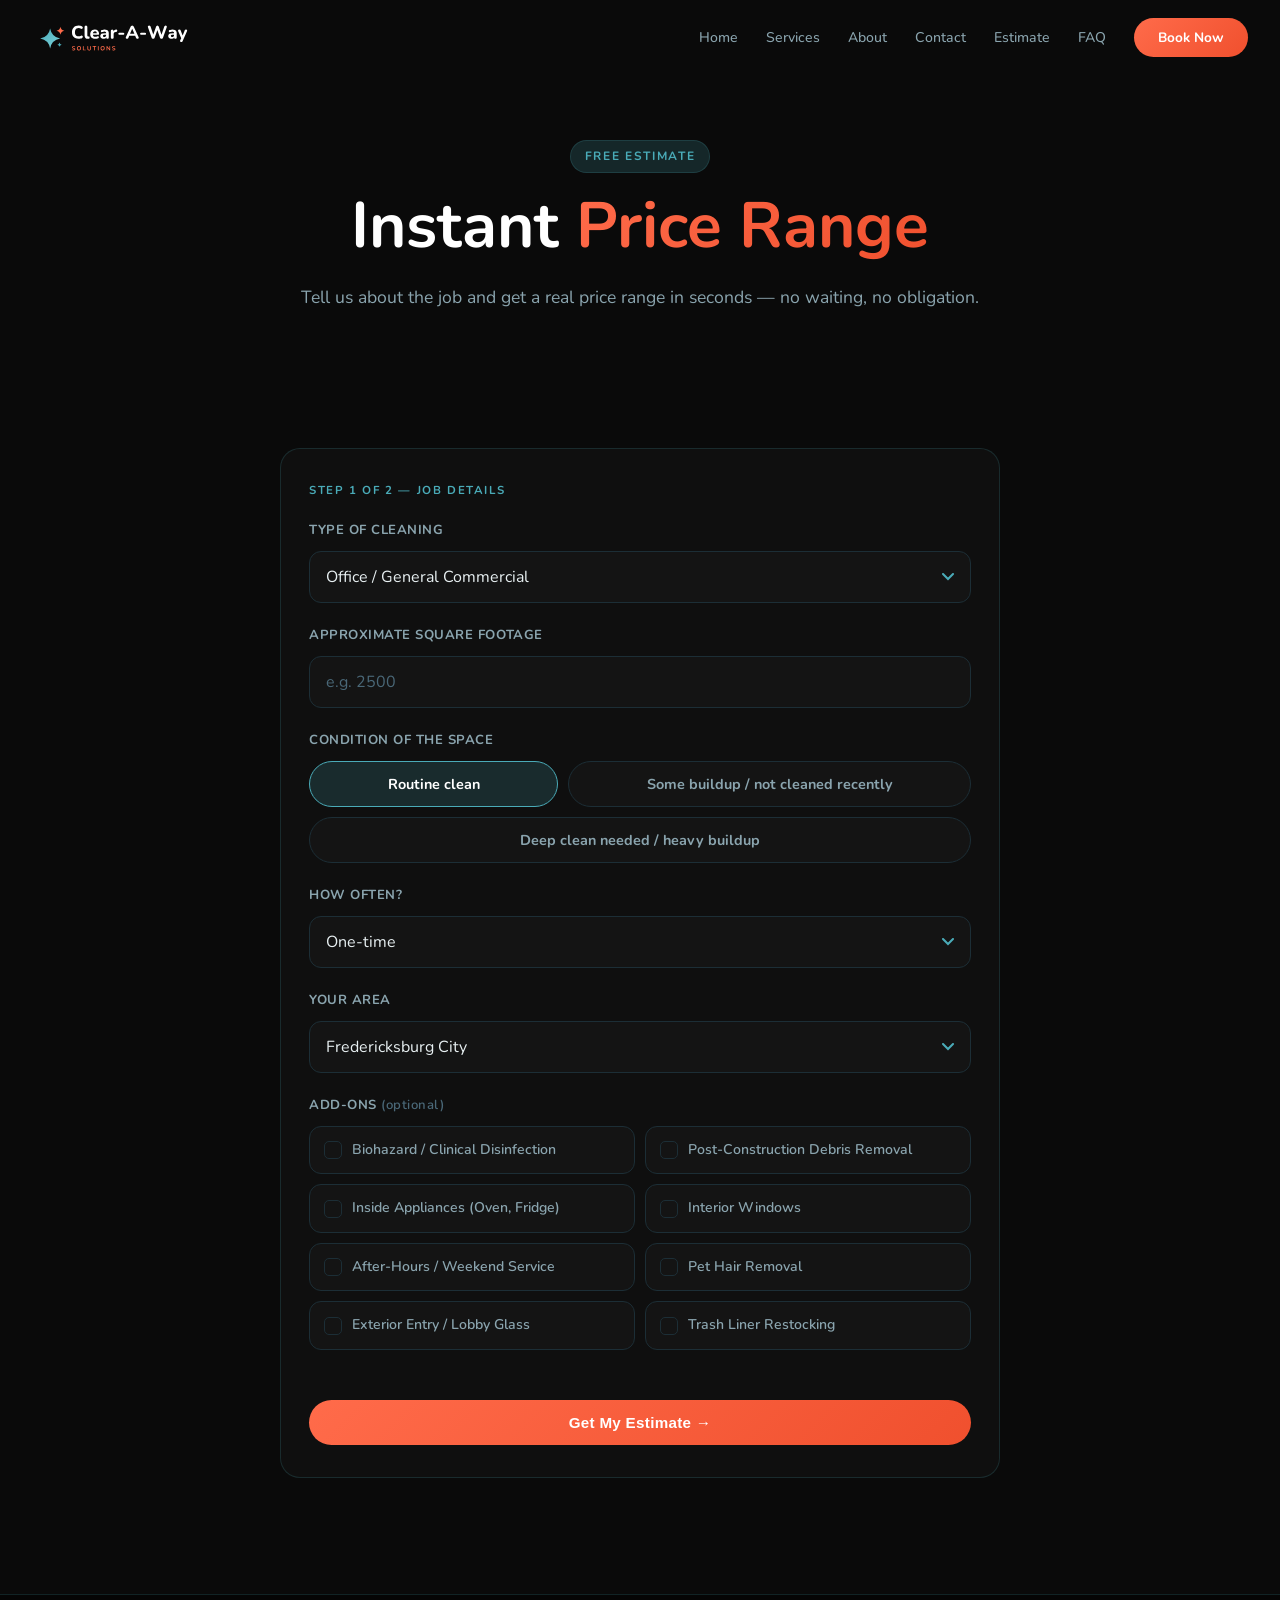
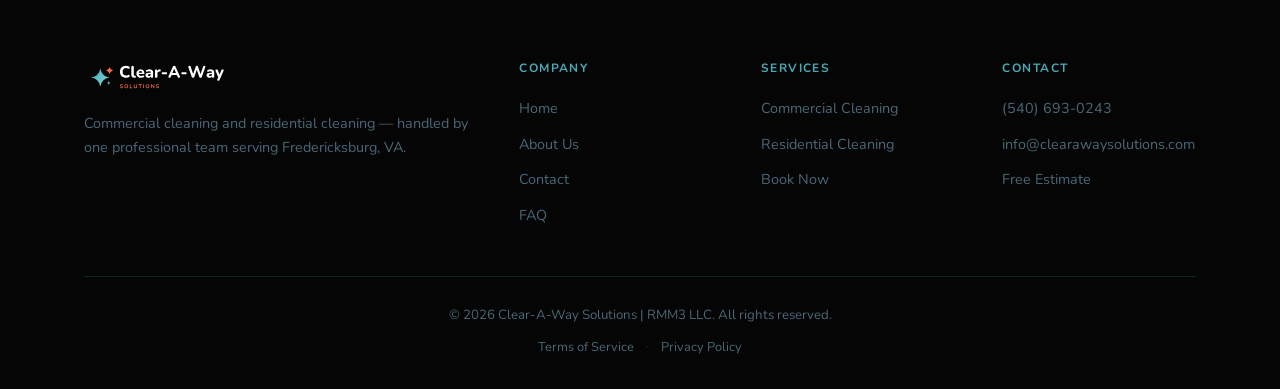
<file: estimate.html>
<!DOCTYPE html>
<html lang="en">
<head>

  <!-- Google tag (gtag.js) -->
  <script async src="https://www.googletagmanager.com/gtag/js?id=AW-18367453806"></script>
  <script>
    window.dataLayer = window.dataLayer || [];
    function gtag(){dataLayer.push(arguments);}
    gtag('js', new Date());

    gtag('config', 'AW-18367453806');
  </script>

  <meta charset="UTF-8" />
  <meta name="viewport" content="width=device-width, initial-scale=1.0" />
  <title>Free Instant Estimate | Clear-A-Way Solutions</title>
  <meta name="description" content="Get an instant cleaning estimate from Clear-A-Way Solutions. Commercial and residential cleaning in Fredericksburg, VA and Northern Virginia." />
  <meta name="robots" content="index, follow" />
  <link rel="canonical" href="https://clearawaysolutions.com/estimate" />
  <meta property="og:title" content="Free Instant Estimate | Clear-A-Way Solutions" />
  <meta property="og:description" content="Get an instant cleaning price range — commercial and residential, Fredericksburg VA and Northern Virginia." />
  <meta property="og:url" content="https://clearawaysolutions.com/estimate" />
  <meta property="og:type" content="website" />
  <link rel="icon" type="image/png" sizes="64x64"  href="favicon/favicon-64.png" />
  <link rel="icon" type="image/png" sizes="256x256" href="favicon/favicon-256.png" />
  <link rel="icon" type="image/png" sizes="512x512" href="favicon/favicon-512.png" />
  <link rel="manifest" href="site.webmanifest" />
  <meta name="theme-color" content="#000000" />
  <link rel="stylesheet" href="styles.css" />
  <link href="https://fonts.googleapis.com/css2?family=Nunito:wght@600;700;800&display=swap" rel="stylesheet" />
  <style>
    /* ── Estimator widget ─────────────────────────────────── */
    .est-wrap { max-width: 720px; margin: 0 auto; }
    .est-card {
      background: var(--bg-card);
      border: 1px solid var(--border);
      border-radius: var(--radius-lg);
      padding: 32px 28px;
      margin-bottom: 20px;
    }
    .est-step-label {
      font-size: 0.72rem; font-weight: 700; letter-spacing: 0.14em;
      text-transform: uppercase; color: var(--teal-light); margin-bottom: 20px;
    }
    .est-field { margin-bottom: 22px; }
    .est-field:last-child { margin-bottom: 0; }
    .est-save-hint {
      margin: 14px auto 0;
      max-width: 440px;
      padding: 12px 16px;
      background: var(--teal-glow);
      border: 1px solid var(--border);
      border-radius: var(--radius);
      color: var(--text);
      font-size: 0.9rem;
      line-height: 1.6;
    }
    .est-save-hint strong { color: var(--teal-light); }
    .est-promo-note { font-size: 0.82rem; margin-top: 6px; min-height: 1em; }
    .est-promo-note.ok { color: var(--teal-light); font-weight: 700; }
    .est-promo-note.bad { color: var(--coral); }
    .est-field > label {
      display: block; font-size: 0.82rem; font-weight: 700;
      color: var(--text-mid); letter-spacing: 0.04em;
      text-transform: uppercase; margin-bottom: 10px;
    }
    .est-field input[type="text"],
    .est-field input[type="tel"],
    .est-field input[type="email"],
    .est-field input[type="number"],
    .est-field select {
      width: 100%;
      background: var(--bg-card-2);
      border: 1px solid var(--border-solid);
      border-radius: var(--radius);
      color: var(--text);
      font-family: 'Nunito', sans-serif;
      font-size: 1rem;
      padding: 14px 16px;
      outline: none;
      transition: border-color 0.2s;
      appearance: none;
    }
    .est-field select {
      background-image: url("data:image/svg+xml;utf8,<svg xmlns='http://www.w3.org/2000/svg' width='12' height='8' viewBox='0 0 12 8'><path d='M1 1l5 5 5-5' fill='none' stroke='%234aabb8' stroke-width='2' stroke-linecap='round'/></svg>");
      background-repeat: no-repeat;
      background-position: right 16px center;
      padding-right: 42px;
    }
    .est-field select option, .est-field select optgroup { background: #1a1a1a; color: var(--text); }
    .est-field input:focus, .est-field select:focus { border-color: var(--teal-light); }
    .est-field input::placeholder { color: var(--text-light); }

    .est-pills { display: flex; flex-wrap: wrap; gap: 10px; }
    .est-pill {
      flex: 1 1 auto;
      text-align: center;
      background: var(--bg-card-2);
      border: 1.5px solid var(--border-solid);
      border-radius: 50px;
      color: var(--text-mid);
      font-family: 'Nunito', sans-serif;
      font-size: 0.9rem;
      font-weight: 700;
      padding: 12px 18px;
      cursor: pointer;
      transition: border-color 0.2s, color 0.2s, background 0.2s;
      user-select: none;
    }
    .est-pill.on {
      background: var(--teal-glow);
      border-color: var(--teal-light);
      color: var(--white);
    }

    .est-chips { display: grid; grid-template-columns: 1fr 1fr; gap: 10px; }
    .est-chip {
      display: flex; align-items: center; gap: 10px;
      background: var(--bg-card-2);
      border: 1.5px solid var(--border-solid);
      border-radius: var(--radius);
      color: var(--text-mid);
      font-size: 0.88rem; font-weight: 600;
      padding: 12px 14px;
      cursor: pointer;
      transition: border-color 0.2s, color 0.2s, background 0.2s;
      user-select: none;
    }
    .est-chip .tick {
      width: 18px; height: 18px; flex-shrink: 0;
      border: 1.5px solid var(--border-solid); border-radius: 5px;
      display: inline-flex; align-items: center; justify-content: center;
      font-size: 0.7rem; color: transparent;
      transition: background 0.2s, border-color 0.2s, color 0.2s;
    }
    .est-chip.on { border-color: var(--coral); color: var(--white); background: rgba(255, 107, 74, 0.07); }
    .est-chip.on .tick { background: var(--coral); border-color: var(--coral); color: var(--white); }

    .est-error {
      display: none;
      color: var(--coral); font-size: 0.88rem; font-weight: 700;
      margin-top: 14px; text-align: center;
    }
    .est-error.show { display: block; }

    .est-back {
      display: inline-block; background: none; border: none;
      color: var(--teal-light); font-family: 'Nunito', sans-serif;
      font-size: 0.88rem; font-weight: 700; cursor: pointer;
      margin-bottom: 18px; padding: 0;
    }
    .est-back:hover { text-decoration: underline; }

    /* Result */
    .est-result { text-align: center; padding: 44px 28px; }
    .est-result-label {
      font-size: 0.78rem; font-weight: 700; letter-spacing: 0.14em;
      text-transform: uppercase; color: var(--text-mid); margin-bottom: 14px;
    }
    .est-range {
      font-size: clamp(2.2rem, 7vw, 3.4rem);
      font-weight: 800; line-height: 1.1;
      color: var(--white);
      margin-bottom: 10px;
    }
    .est-range .dash { color: var(--teal-light); font-weight: 600; padding: 0 6px; }
    .est-result-sub { color: var(--text-mid); font-size: 0.95rem; max-width: 440px; margin: 0 auto 30px; }
    .est-result-actions { display: flex; gap: 14px; justify-content: center; flex-wrap: wrap; }
    .est-sent-note { margin-top: 22px; font-size: 0.82rem; color: var(--text-light); }

    /* Honeypot — hidden from humans, bots fill it */
    .est-hp { position: absolute; left: -9999px; opacity: 0; height: 0; overflow: hidden; }

    @media (max-width: 560px) {
      .est-card { padding: 26px 18px; }
      .est-chips { grid-template-columns: 1fr; }
      .est-pills { flex-direction: column; }
    }
  </style>
</head>
<body>

  <!-- Navigation -->
  <nav class="navbar scrolled" id="navbar">
    <div class="nav-container">
      <a href="/" class="nav-logo">
        <img src="logo/logo-horizontal-reverse.svg" alt="Clear-A-Way Solutions" class="logo-img" />
      </a>
      <ul class="nav-links" id="nav-links">
        <li><a href="/">Home</a></li>
        <li><a href="services">Services</a></li>
        <li><a href="about">About</a></li>
        <li><a href="contact">Contact</a></li>
        <li><a href="estimate">Estimate</a></li>
        <li><a href="faq">FAQ</a></li>
        <li><a href="book" class="nav-cta">Book Now</a></li>
      </ul>
      <button class="hamburger" id="hamburger" aria-label="Toggle menu" aria-expanded="false">
        <span></span><span></span><span></span>
      </button>
    </div>
  </nav>

  <!-- Page Hero -->
  <div class="page-hero">
    <div class="page-hero-bg"></div>
    <div class="page-hero-inner">
      <span class="section-label">Free Estimate</span>
      <h1>Instant <span class="gradient-text">Price Range</span></h1>
      <p>Tell us about the job and get a real price range in seconds — no waiting, no obligation.</p>
    </div>
  </div>

  <section class="section" style="padding-top: 56px;">
    <div class="container">
      <div class="est-wrap">

        <!-- STEP 1 — Job details -->
        <div class="est-card" id="step1">
          <div class="est-step-label">Step 1 of 2 — Job Details</div>

          <div class="est-field">
            <label for="est-job">Type of Cleaning</label>
            <select id="est-job">
              <option value="office">Office / General Commercial</option>
              <option value="medical">Medical / Dental Office</option>
              <option value="law">Law Firm / Professional Office</option>
              <option value="resi">Residential — Standard</option>
              <option value="post">Post-Construction</option>
              <option value="move">Move-In / Move-Out</option>
            </select>
          </div>

          <div class="est-field">
            <label for="est-sqft">Approximate Square Footage</label>
            <input type="number" id="est-sqft" placeholder="e.g. 2500" min="0" inputmode="numeric" />
          </div>

          <div class="est-field">
            <label>Condition of the Space</label>
            <div class="est-pills" id="est-cond">
              <button type="button" class="est-pill on" data-v="routine">Routine clean</button>
              <button type="button" class="est-pill" data-v="buildup">Some buildup / not cleaned recently</button>
              <button type="button" class="est-pill" data-v="deep">Deep clean needed / heavy buildup</button>
            </div>
          </div>

          <div class="est-field">
            <label for="est-freq">How Often?</label>
            <select id="est-freq">
              <option value="onetime">One-time</option>
              <option value="monthly">Monthly</option>
              <option value="biweekly">Bi-weekly</option>
              <option value="weekly">Weekly</option>
              <option value="emergency">Emergency — need it within 2 hours</option>
            </select>
          </div>

          <div class="est-field">
            <label for="est-area">Your Area</label>
            <select id="est-area">
              <optgroup label="Local Core">
                <option value="fred">Fredericksburg City</option>
                <option value="spotsy">Spotsylvania County</option>
                <option value="stafford">Stafford County</option>
              </optgroup>
              <optgroup label="North Toward DC">
                <option value="woodbridge">Woodbridge</option>
                <option value="manassas">Manassas</option>
                <option value="pw">Prince William County</option>
                <option value="alexandria">Alexandria</option>
                <option value="arlington">Arlington</option>
                <option value="fairfax">Fairfax County</option>
              </optgroup>
              <optgroup label="South Toward Richmond">
                <option value="rutherglen">Ruther Glen</option>
                <option value="bowlinggreen">Bowling Green</option>
                <option value="caroline">Caroline County</option>
                <option value="ashland">Ashland Corridor</option>
              </optgroup>
              <optgroup label="West">
                <option value="culpeper">Culpeper County</option>
              </optgroup>
              <optgroup label="East">
                <option value="kinggeorge">King George County</option>
                <option value="tappahannock">Tappahannock Direction</option>
              </optgroup>
            </select>
          </div>

          <div class="est-field">
            <label>Add-Ons <span style="text-transform:none; font-weight:600; color:var(--text-light);">(optional)</span></label>
            <div class="est-chips" id="est-addons">
              <div class="est-chip" data-v="bio"><span class="tick">✓</span>Biohazard / Clinical Disinfection</div>
              <div class="est-chip" data-v="debris"><span class="tick">✓</span>Post-Construction Debris Removal</div>
              <div class="est-chip" data-v="appliances"><span class="tick">✓</span>Inside Appliances (Oven, Fridge)</div>
              <div class="est-chip" data-v="windows"><span class="tick">✓</span>Interior Windows</div>
              <div class="est-chip" data-v="afterhours"><span class="tick">✓</span>After-Hours / Weekend Service</div>
              <div class="est-chip" data-v="pet"><span class="tick">✓</span>Pet Hair Removal</div>
              <div class="est-chip" data-v="lobby"><span class="tick">✓</span>Exterior Entry / Lobby Glass</div>
              <div class="est-chip" data-v="liners"><span class="tick">✓</span>Trash Liner Restocking</div>
            </div>
          </div>

          <button type="button" class="btn-primary full-width" style="margin-top:28px" onclick="goToStep2()">Get My Estimate &rarr;</button>
          <p class="est-error" id="err1">Please enter your approximate square footage.</p>
        </div>

        <!-- STEP 2 — Contact gate -->
        <div class="est-card" id="step2" style="display:none">
          <button type="button" class="est-back" onclick="backToStep1()">&larr; Edit job details</button>
          <div class="est-step-label">Step 2 of 2 — Where Should We Send It?</div>

          <div class="est-field">
            <label for="est-name">Full Name</label>
            <input type="text" id="est-name" placeholder="Your name" autocomplete="name" />
          </div>
          <div class="est-field">
            <label for="est-phone">Phone</label>
            <input type="tel" id="est-phone" placeholder="(540) 000-0000" autocomplete="tel" inputmode="tel" />
          </div>
          <div class="est-field">
            <label for="est-email">Email</label>
            <input type="email" id="est-email" placeholder="your@email.com" autocomplete="email" inputmode="email" />
          </div>
          <div class="est-field">
            <label for="est-promo">Promo Code (optional)</label>
            <input type="text" id="est-promo" placeholder="Enter code" autocomplete="off" autocapitalize="characters" style="text-transform:uppercase" />
            <p class="est-promo-note" id="promo-note"></p>
          </div>

          <!-- Honeypot -->
          <div class="est-hp" aria-hidden="true">
            <label for="est-website">Website</label>
            <input type="text" id="est-website" tabindex="-1" autocomplete="off" />
          </div>

          <button type="button" class="btn-primary full-width" id="revealBtn" style="margin-top:10px" onclick="revealEstimate()">Show My Estimate</button>
          <p class="est-error" id="err2">Please fill in your name, phone, and a valid email.</p>
          <p class="form-note" style="margin-top:16px">Your estimate appears instantly. We may follow up to confirm details — no spam, ever.</p>
        </div>

        <!-- RESULT -->
        <div class="est-card est-result" id="result" style="display:none">
          <div class="est-result-label">Your Estimated Price</div>
          <div class="est-range" id="est-range">$0 <span class="dash">–</span> $0</div>
          <p class="est-result-sub" id="est-summary"></p>
          <p class="est-save-hint" id="est-save-hint" style="display:none"></p>
          <div class="est-result-actions">
            <a href="book" class="btn-primary">Book This Service</a>
            <a href="tel:+15406930243" class="btn-ghost">Call (540) 693-0243</a>
          </div>
          <p class="est-sent-note">Final pricing is confirmed after a quick walkthrough or call. If you're ready, head over to <a href="book" style="color: var(--teal-light); font-weight:700;">Book Now</a> and choose a time. <span style="opacity:.35">r8</span></p>
        </div>

      </div>
    </div>
  </section>

  <!-- Footer -->
  <footer class="footer">
    <div class="container">
      <div class="footer-grid">
        <div class="footer-brand">
          <a href="/" class="nav-logo">
            <img src="logo/logo-horizontal-reverse.svg" alt="Clear-A-Way Solutions" class="logo-img logo-footer" />
          </a>
          <p>Commercial cleaning and residential cleaning — handled by one professional team serving Fredericksburg, VA.</p>
        </div>
        <div class="footer-links">
          <h4>Company</h4>
          <ul>
            <li><a href="/">Home</a></li>
            <li><a href="about">About Us</a></li>
            <li><a href="contact">Contact</a></li>
            <li><a href="faq">FAQ</a></li>
          </ul>
        </div>
        <div class="footer-links">
          <h4>Services</h4>
          <ul>
            <li><a href="services#commercial">Commercial Cleaning</a></li>
            <li><a href="services#residential">Residential Cleaning</a></li>
            <li><a href="book">Book Now</a></li>
          </ul>
        </div>
        <div class="footer-links">
          <h4>Contact</h4>
          <ul>
            <li><a href="tel:+15406930243">(540) 693-0243</a></li>
            <li><a href="mailto:info@clearawaysolutions.com">info@clearawaysolutions.com</a></li>
            <li><a href="estimate">Free Estimate</a></li>
          </ul>
        </div>
      </div>
      <div class="footer-bottom">
        <p>&copy; 2026 Clear-A-Way Solutions | RMM3 LLC. All rights reserved.</p>
        <div class="footer-legal">
          <a href="terms">Terms of Service</a>
          <span>·</span>
          <a href="privacy">Privacy Policy</a>
        </div>
      </div>
    </div>
  </footer>

  <script src="main.js"></script>
  <script>
  (function () {
    'use strict';

    var ENDPOINT = 'https://crm.keystoneoperationsgroup.net/api/jobs/create-from-quote';

    var JOBS = {
      office:  { label: 'Office / General Commercial',   sqft: 0.045, hr: 45, prod: 1000, min: 150 },
      medical: { label: 'Medical / Dental Office',       sqft: 0.045, hr: 45, prod: 1000, min: 150 },
      law:     { label: 'Law Firm / Professional',       sqft: 0.045, hr: 45, prod: 1000, min: 150 },
      resi:    { label: 'Residential — Standard',        sqft: 0.065, hr: 45, prod: 700,  min: 150 },
      post:    { label: 'Post-Construction',             sqft: 0.09, hr: 45, prod: 500,  min: 150 },
      move:    { label: 'Move-In / Move-Out',            sqft: 0.075, hr: 45, prod: 600,  min: 150 }
    };

    var COND = {
      routine: { label: 'Routine clean',                          m: 1.0  },
      buildup: { label: 'Some buildup / not cleaned recently',    m: 1.2  },
      deep:    { label: 'Deep clean needed / heavy buildup',      m: 1.5  }
    };

    var FREQ = {
      onetime:   { label: 'One-time',                        d: 0     },
      monthly:   { label: 'Monthly',                         d: -0.05 },
      biweekly:  { label: 'Bi-weekly',                       d: -0.075 },
      weekly:    { label: 'Weekly',                          d: -0.10 },
      emergency: { label: 'Emergency (under 2 hr notice)',   d: 0     }
    };

    var AREAS = {
      fred:         { label: 'Fredericksburg City',    m: 1.00 },
      spotsy:       { label: 'Spotsylvania County',    m: 1.00 },
      stafford:     { label: 'Stafford County',        m: 1.00 },
      woodbridge:   { label: 'Woodbridge',             m: 1.08 },
      manassas:     { label: 'Manassas',               m: 1.08 },
      pw:           { label: 'Prince William County',  m: 1.08 },
      alexandria:   { label: 'Alexandria',             m: 1.15 },
      arlington:    { label: 'Arlington',              m: 1.15 },
      fairfax:      { label: 'Fairfax County',         m: 1.15 },
      rutherglen:   { label: 'Ruther Glen',            m: 1.05 },
      bowlinggreen: { label: 'Bowling Green',          m: 1.05 },
      caroline:     { label: 'Caroline County',        m: 1.05 },
      ashland:      { label: 'Ashland Corridor',       m: 1.05 },
      culpeper:     { label: 'Culpeper County',        m: 1.05 },
      kinggeorge:   { label: 'King George County',     m: 1.05 },
      tappahannock: { label: 'Tappahannock Direction', m: 1.05 }
    };

    var ADDONS = {
      bio:        { label: 'Biohazard / Clinical Disinfection',  pct: 0.25, flat: 0  },
      debris:     { label: 'Post-Construction Debris Removal',   pct: 0.20, flat: 0  },
      appliances: { label: 'Inside Appliances (Oven, Fridge)',   pct: 0,    flat: 75 },
      windows:    { label: 'Interior Windows',                   pct: 0.08, flat: 0  },
      afterhours: { label: 'After-Hours / Weekend Service',      pct: 0.15, flat: 0  },
      pet:        { label: 'Pet Hair Removal',                   pct: 0,    flat: 60 },
      lobby:      { label: 'Exterior Entry / Lobby Glass',       pct: 0,    flat: 45 },
      liners:     { label: 'Trash Liner Restocking',             pct: 0,    flat: 20 }
    };

    var state = { cond: 'routine', addons: [] };

    // Condition pills
    document.querySelectorAll('#est-cond .est-pill').forEach(function (p) {
      p.addEventListener('click', function () {
        document.querySelectorAll('#est-cond .est-pill').forEach(function (x) { x.classList.remove('on'); });
        p.classList.add('on');
        state.cond = p.dataset.v;
      });
    });

    // Add-on chips
    document.querySelectorAll('#est-addons .est-chip').forEach(function (c) {
      c.addEventListener('click', function () {
        var v = c.dataset.v;
        var i = state.addons.indexOf(v);
        if (i === -1) { state.addons.push(v); c.classList.add('on'); }
        else { state.addons.splice(i, 1); c.classList.remove('on'); }
      });
    });

    function compute() {
      var jobKey  = document.getElementById('est-job').value;
      var sqft    = parseFloat(document.getElementById('est-sqft').value) || 0;
      var freqKey = document.getElementById('est-freq').value;
      var areaKey = document.getElementById('est-area').value;

      var job  = JOBS[jobKey];
      var cond = COND[state.cond];
      var freq = FREQ[freqKey];
      var area = AREAS[areaKey];

      // Price = hours at $45 + 10% labor + square footage at its own rate.
      // Hours are estimated from square footage at the job type's speed.
      var LABOR_PCT = 0.10;
      var SQFT_RATE = 0.03;
      var hours   = sqft / job.prod;
      var hrEst   = hours * job.hr;
      var laborEst = hrEst * LABOR_PCT;
      var sqftEst = sqft * SQFT_RATE;
      var rawTotal = hrEst + laborEst + sqftEst;

      var MIN_ONETIME = 150;
      var EMERGENCY_FEE = 150;
      var isOneTime = freqKey === 'onetime' || freqKey === 'emergency';
      var minApplied = false;
      var addonLabels = [];
      state.addons.forEach(function (k) { addonLabels.push(ADDONS[k].label); });

      // opts: { d: frequency discount (off the total), oneTime, emergency, track }
      // track=true records minApplied for the customer's actual selection.
      function priceFrom(raw, opts) {
        if (raw <= 0) return 0;
        var b = raw * cond.m * area.m;
        if (opts.oneTime && b < MIN_ONETIME) { b = MIN_ONETIME; if (opts.track) minApplied = true; }
        var add = 0;
        state.addons.forEach(function (k) {
          var a = ADDONS[k];
          add += b * a.pct + a.flat;
        });
        var t = (b + add) * (1 + opts.d);
        if (opts.emergency && t > 0) t += EMERGENCY_FEE;
        if (opts.oneTime && t > 0 && t < MIN_ONETIME) t = MIN_ONETIME;
        return Math.round(t);
      }

      var chosen = { d: freq.d, oneTime: isOneTime, emergency: freqKey === 'emergency', track: true };
      var mid  = priceFrom(rawTotal, chosen);
      var low  = mid;
      var high = mid;
      var sqftPrice = Math.round(sqftEst);
      var hrPrice   = Math.round(hrEst + laborEst);
      var emergencyFee = freqKey === 'emergency' && mid > 0 ? EMERGENCY_FEE : 0;

      // Same job priced as a weekly recurring visit — no minimum, no
      // emergency fee, weekly discount. Shown as a savings hint on
      // one-time quotes.
      var weeklyOpts = { d: FREQ.weekly.d, oneTime: false, emergency: false, track: false };
      var weeklyPrice = priceFrom(rawTotal, weeklyOpts);

      return {
        sqft_price: sqftPrice,
        hourly_price: hrPrice,
        weekly_price: weeklyPrice,
        is_one_time: isOneTime,
        job_type: job.label,
        sqft: sqft,
        hours: Math.round(hours * 10) / 10,
        severity: cond.m,
        condition: cond.label,
        area: area.label,
        area_multiplier: area.m,
        frequency: freq.label,
        frequency_discount: freq.d || null,
        addons: addonLabels,
        quote_low: low,
        quote_mid: Math.round(mid),
        quote_high: high,
        minimum_applied: minApplied,
        emergency_fee: emergencyFee || null
      };
    }

    window.goToStep2 = function () {
      var sqft = parseFloat(document.getElementById('est-sqft').value) || 0;
      var err = document.getElementById('err1');
      if (sqft <= 0) { err.classList.add('show'); return; }
      err.classList.remove('show');
      document.getElementById('step1').style.display = 'none';
      document.getElementById('step2').style.display = 'block';
      window.scrollTo({ top: 0, behavior: 'smooth' });
    };

    window.backToStep1 = function () {
      document.getElementById('step2').style.display = 'none';
      document.getElementById('step1').style.display = 'block';
    };

    // Promo codes — dollar amounts off the estimate. Keep in sync with what
    // you honor on the invoice side in KOGNITE.
    var PROMO_CODES = { 'CAW25': 25 };

    function readPromo() {
      var raw = (document.getElementById('est-promo').value || '').trim().toUpperCase();
      if (!raw) return { code: null, discount: 0, invalid: false };
      var amt = PROMO_CODES[raw];
      if (amt) return { code: raw, discount: amt, invalid: false };
      return { code: raw, discount: 0, invalid: true };
    }

    document.getElementById('est-promo').addEventListener('input', function () {
      var p = readPromo();
      var note = document.getElementById('promo-note');
      if (!p.code) { note.textContent = ''; note.className = 'est-promo-note'; }
      else if (p.discount) { note.textContent = '✓ ' + p.code + ' applied — $' + p.discount + ' off'; note.className = 'est-promo-note ok'; }
      else { note.textContent = 'Code not recognized'; note.className = 'est-promo-note bad'; }
    });

    window.revealEstimate = function () {
      var name  = (document.getElementById('est-name').value || '').trim();
      var phone = (document.getElementById('est-phone').value || '').trim();
      var email = (document.getElementById('est-email').value || '').trim();
      var err   = document.getElementById('err2');

      var emailOk = /^[^\s@]+@[^\s@]+\.[^\s@]+$/.test(email);
      var phoneOk = phone.replace(/\D/g, '').length >= 7;
      if (!name || !phoneOk || !emailOk) { err.classList.add('show'); return; }
      err.classList.remove('show');

      var btn = document.getElementById('revealBtn');
      btn.disabled = true;
      btn.textContent = 'One moment…';

      var q = compute();

      // Apply promo discount to the quoted range
      var promo = readPromo();
      if (promo.discount > 0) {
        q.quote_low  = Math.max(0, q.quote_low  - promo.discount);
        q.quote_mid  = Math.max(0, q.quote_mid  - promo.discount);
        q.quote_high = Math.max(0, q.quote_high - promo.discount);
        if (q.sqft_price > 0)   q.sqft_price   = Math.max(0, q.sqft_price   - promo.discount);
        if (q.hourly_price > 0) q.hourly_price = Math.max(0, q.hourly_price - promo.discount);
      }

      var payload = {
        source: 'website_estimator',
        client_name: name,
        phone: phone,
        email: email,
        job_type: q.job_type,
        sqft: q.sqft,
        hours: q.hours,
        severity: q.severity,
        condition: q.condition,
        area: q.area,
        area_multiplier: q.area_multiplier,
        frequency: q.frequency,
        frequency_discount: q.frequency_discount,
        addons: q.addons,
        quote_low: q.quote_low,
        quote_mid: q.quote_mid,
        quote_high: q.quote_high,
        sqft_price: q.sqft_price || null,
        hourly_price: q.hourly_price || null,
        minimum_applied: q.minimum_applied,
        emergency_fee: q.emergency_fee,
        promo_code: promo.discount > 0 ? promo.code : null,
        promo_discount: promo.discount > 0 ? promo.discount : null,
        created_at: new Date().toISOString(),
        website: (document.getElementById('est-website').value || '')
      };

      function show() {
        document.getElementById('step2').style.display = 'none';
        // Customers see one price — the chargeable (greater) one. Both bases
        // still go to KOGNITE; the two-price view lives in the internal app.
        document.getElementById('est-range').innerHTML = '$' + q.quote_mid.toLocaleString();

        // Recurring savings hint — only on one-time quotes, always calculated
        var hint = document.getElementById('est-save-hint');
        if (q.is_one_time && q.weekly_price > 0 && q.weekly_price < q.quote_mid) {
          var saved = q.quote_mid - q.weekly_price;
          hint.innerHTML = '💡 On a <strong>weekly schedule</strong> this same clean would be about <strong>$' +
            q.weekly_price.toLocaleString() + '/visit</strong> — save $' + saved.toLocaleString() +
            ' every time, minimum fee waived.';
          hint.style.display = 'block';
        } else {
          hint.style.display = 'none';
        }

        var bits = [q.job_type, q.sqft.toLocaleString() + ' sqft', q.condition, q.frequency, q.area];
        if (q.addons.length) bits.push(q.addons.length + ' add-on' + (q.addons.length > 1 ? 's' : ''));
        if (q.minimum_applied) bits.push('includes minimum service charge');
        if (promo.discount > 0) bits.push('promo ' + promo.code + ' applied — $' + promo.discount + ' off');
        document.getElementById('est-summary').textContent = bits.join(' · ');

        document.getElementById('result').style.display = 'block';
        window.scrollTo({ top: 0, behavior: 'smooth' });
      }

      // Send the lead; the estimate shows either way.
      var controller = typeof AbortController !== 'undefined' ? new AbortController() : null;
      var timer = controller ? setTimeout(function () { controller.abort(); }, 10000) : null;

      // text/plain keeps this a "simple" request — no CORS preflight, which
      // is the step that was getting blocked. The server parses JSON anyway.
      fetch(ENDPOINT, {
        method: 'POST',
        headers: { 'Content-Type': 'text/plain' },
        body: JSON.stringify(payload),
        signal: controller ? controller.signal : undefined
      })
        .then(function (res) {
          return res.json().then(function (d) {
            return { ok: res.ok && d.success, detail: d.error || ('HTTP ' + res.status) };
          }).catch(function () {
            return { ok: false, detail: 'HTTP ' + res.status };
          });
        })
        .catch(function (e) {
          return { ok: false, detail: e && e.name === 'AbortError' ? 'timeout' : 'network error' };
        })
        .then(function (r) {
          if (timer) clearTimeout(timer);
          show();
          if (!r.ok) {
            // Silent backup: sendBeacon posts as text/plain (no CORS
            // preflight), so the lead still reaches the CRM. The visitor
            // just sees their estimate — no error language.
            try {
              if (navigator.sendBeacon) {
                navigator.sendBeacon(
                  ENDPOINT,
                  new Blob([JSON.stringify(payload)], { type: 'text/plain' })
                );
              }
            } catch (e) { /* ignore */ }
          }
        });
    };
  })();
  </script>
</body>
</html>
</file>
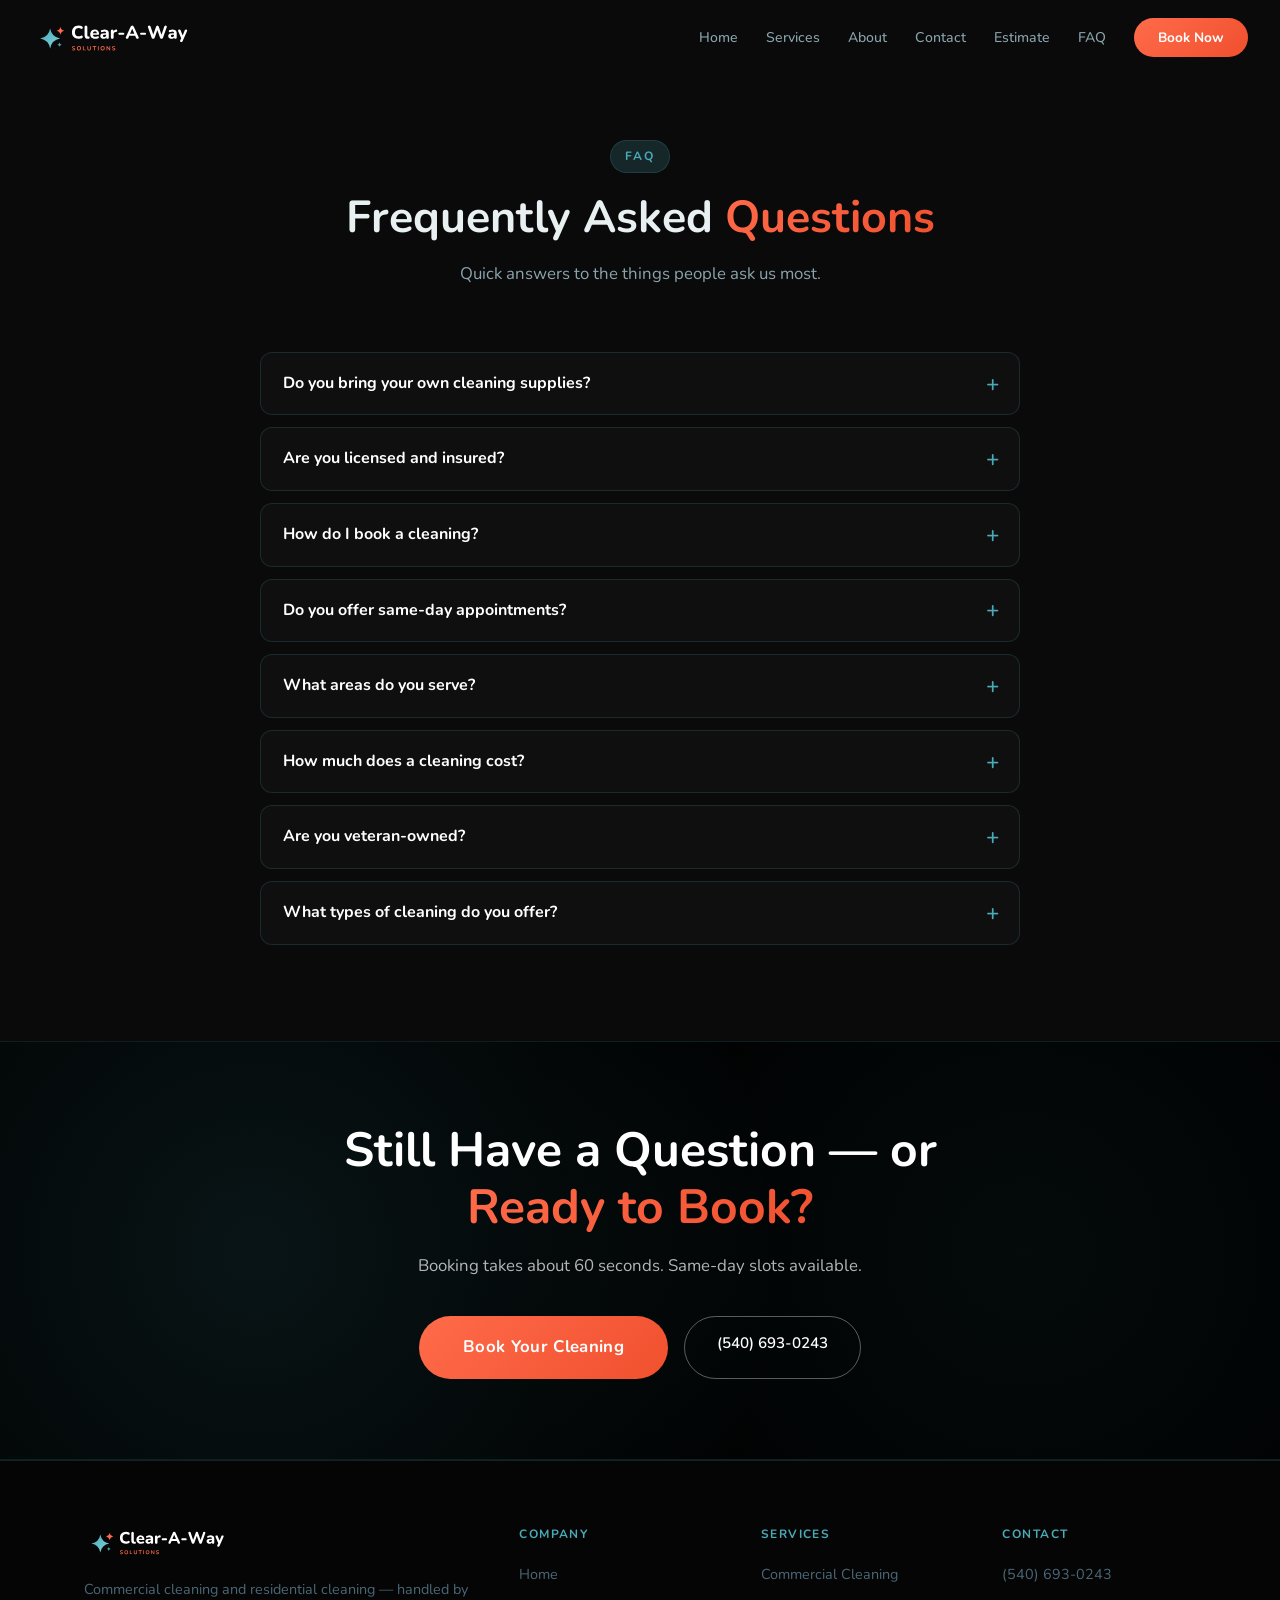
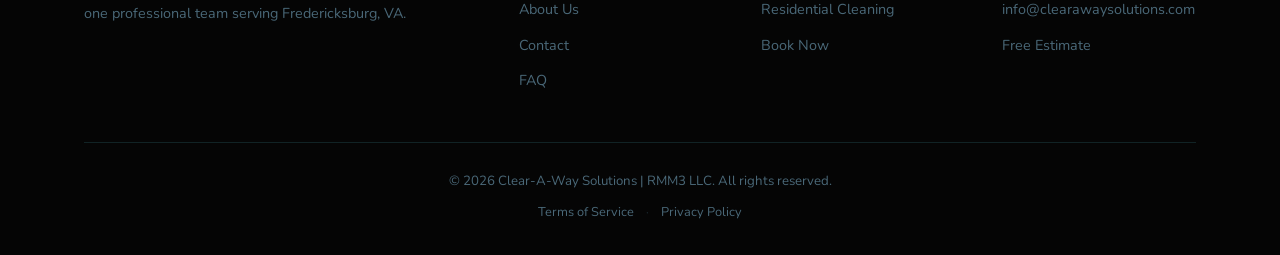
<file: faq.html>
<!DOCTYPE html>
<html lang="en">
<head>

  <!-- Google tag (gtag.js) -->
  <script async src="https://www.googletagmanager.com/gtag/js?id=AW-18367453806"></script>
  <script>
    window.dataLayer = window.dataLayer || [];
    function gtag(){dataLayer.push(arguments);}
    gtag('js', new Date());

    gtag('config', 'AW-18367453806');
  </script>

  <meta charset="UTF-8" />
  <meta name="viewport" content="width=device-width, initial-scale=1.0" />
  <title>FAQ | Clear-A-Way Solutions</title>
  <meta name="description" content="Answers to common questions about Clear-A-Way Solutions — supplies, licensing, booking, same-day appointments, service areas, and pricing. Fredericksburg, VA." />
  <meta name="robots" content="index, follow" />
  <link rel="canonical" href="https://clearawaysolutions.com/faq" />
  <script type="application/ld+json">
  {
    "@context": "https://schema.org",
    "@type": "FAQPage",
    "mainEntity": [
      {
        "@type": "Question",
        "name": "Do you bring your own cleaning supplies?",
        "acceptedAnswer": { "@type": "Answer", "text": "Yes — we bring all equipment and supplies needed. Just let us in and we handle the rest." }
      },
      {
        "@type": "Question",
        "name": "Are you licensed and insured?",
        "acceptedAnswer": { "@type": "Answer", "text": "Yes, Clear-A-Way Solutions is fully licensed and insured for both commercial and residential cleaning." }
      },
      {
        "@type": "Question",
        "name": "How do I book a cleaning?",
        "acceptedAnswer": { "@type": "Answer", "text": "Book directly online at clearawaysolutions.com/book — pick a time that works and we'll confirm your appointment. No forms, no back-and-forth." }
      },
      {
        "@type": "Question",
        "name": "Do you offer same-day appointments?",
        "acceptedAnswer": { "@type": "Answer", "text": "Yes, same-day availability is offered based on schedule openings." }
      },
      {
        "@type": "Question",
        "name": "What areas do you serve?",
        "acceptedAnswer": { "@type": "Answer", "text": "We serve Fredericksburg, Stafford, Spotsylvania, King George, and surrounding Northern Virginia, Washington D.C., and Maryland." }
      },
      {
        "@type": "Question",
        "name": "How much does a cleaning cost?",
        "acceptedAnswer": { "@type": "Answer", "text": "Pricing depends on the size and type of space. Get a free estimate at clearawaysolutions.com/estimate." }
      },
      {
        "@type": "Question",
        "name": "Are you veteran-owned?",
        "acceptedAnswer": { "@type": "Answer", "text": "Yes — Clear-A-Way Solutions is a locally owned, veteran-operated business." }
      },
      {
        "@type": "Question",
        "name": "What types of cleaning do you offer?",
        "acceptedAnswer": { "@type": "Answer", "text": "We offer residential cleaning, commercial cleaning, recurring office cleaning, and janitorial services." }
      }
    ]
  }
  </script>
  <link rel="icon" type="image/png" sizes="64x64"  href="favicon/favicon-64.png" />
  <link rel="icon" type="image/png" sizes="256x256" href="favicon/favicon-256.png" />
  <link rel="icon" type="image/png" sizes="512x512" href="favicon/favicon-512.png" />
  <link rel="manifest" href="site.webmanifest" />
  <meta name="theme-color" content="#000000" />
  <link rel="stylesheet" href="styles.css" />
  <link href="https://fonts.googleapis.com/css2?family=Nunito:wght@600;700;800&display=swap" rel="stylesheet" />
</head>
<body>

  <!-- Navigation -->
  <nav class="navbar scrolled" id="navbar">
    <div class="nav-container">
      <a href="/" class="nav-logo">
        <img src="logo/logo-horizontal-reverse.svg" alt="Clear-A-Way Solutions" class="logo-img" />
      </a>
      <ul class="nav-links" id="nav-links">
        <li><a href="/">Home</a></li>
        <li><a href="services">Services</a></li>
        <li><a href="about">About</a></li>
        <li><a href="contact">Contact</a></li>
        <li><a href="estimate">Estimate</a></li>
        <li><a href="faq">FAQ</a></li>
        <li><a href="book" class="nav-cta">Book Now</a></li>
      </ul>
      <button class="hamburger" id="hamburger" aria-label="Toggle menu" aria-expanded="false">
        <span></span><span></span><span></span>
      </button>
    </div>
  </nav>

  <!-- FAQ Section -->
  <section class="faq-section">
    <div class="container">
      <div class="section-header">
        <span class="section-label">FAQ</span>
        <h2>Frequently Asked <span class="gradient-text">Questions</span></h2>
        <p>Quick answers to the things people ask us most.</p>
      </div>

      <div class="faq-list">
        <details class="faq-item">
          <summary>Do you bring your own cleaning supplies?</summary>
          <p>Yes — we bring all equipment and supplies needed. Just let us in and we handle the rest.</p>
        </details>
        <details class="faq-item">
          <summary>Are you licensed and insured?</summary>
          <p>Yes, Clear-A-Way Solutions is fully licensed and insured for both commercial and residential cleaning.</p>
        </details>
        <details class="faq-item">
          <summary>How do I book a cleaning?</summary>
          <p>Book directly online at <a href="book">clearawaysolutions.com/book</a> — pick a time that works and we'll confirm your appointment. No forms, no back-and-forth.</p>
        </details>
        <details class="faq-item">
          <summary>Do you offer same-day appointments?</summary>
          <p>Yes, same-day availability is offered based on schedule openings.</p>
        </details>
        <details class="faq-item">
          <summary>What areas do you serve?</summary>
          <p>We serve Fredericksburg, Stafford, Spotsylvania, King George, and surrounding Northern Virginia, Washington D.C., and Maryland.</p>
        </details>
        <details class="faq-item">
          <summary>How much does a cleaning cost?</summary>
          <p>Pricing depends on the size and type of space. Get a free estimate at <a href="estimate">clearawaysolutions.com/estimate</a>.</p>
        </details>
        <details class="faq-item">
          <summary>Are you veteran-owned?</summary>
          <p>Yes — Clear-A-Way Solutions is a locally owned, veteran-operated business.</p>
        </details>
        <details class="faq-item">
          <summary>What types of cleaning do you offer?</summary>
          <p>We offer residential cleaning, commercial cleaning, recurring office cleaning, and janitorial services.</p>
        </details>
      </div>
    </div>
  </section>

  <!-- CTA Band -->
  <section class="cta-band">
    <div class="cta-band-inner">
      <h2>Still Have a Question — or <span class="gradient-text">Ready to Book?</span></h2>
      <p>Booking takes about 60 seconds. Same-day slots available.</p>
      <div class="cta-band-actions">
        <a href="book" class="btn-primary large">Book Your Cleaning</a>
        <a href="tel:+15406930243" class="btn-ghost">(540) 693-0243</a>
      </div>
    </div>
  </section>

  <!-- Footer -->
  <footer class="footer">
    <div class="container">
      <div class="footer-grid">
        <div class="footer-brand">
          <a href="/" class="nav-logo">
            <img src="logo/logo-horizontal-reverse.svg" alt="Clear-A-Way Solutions" class="logo-img logo-footer" />
          </a>
          <p>Commercial cleaning and residential cleaning — handled by one professional team serving Fredericksburg, VA.</p>
        </div>
        <div class="footer-links">
          <h4>Company</h4>
          <ul>
            <li><a href="/">Home</a></li>
            <li><a href="about">About Us</a></li>
            <li><a href="contact">Contact</a></li>
            <li><a href="faq">FAQ</a></li>
          </ul>
        </div>
        <div class="footer-links">
          <h4>Services</h4>
          <ul>
            <li><a href="services#commercial">Commercial Cleaning</a></li>
            <li><a href="services#residential">Residential Cleaning</a></li>
            <li><a href="book">Book Now</a></li>
          </ul>
        </div>
        <div class="footer-links">
          <h4>Contact</h4>
          <ul>
            <li><a href="tel:+15406930243">(540) 693-0243</a></li>
            <li><a href="mailto:info@clearawaysolutions.com">info@clearawaysolutions.com</a></li>
            <li><a href="estimate">Free Estimate</a></li>
          </ul>
        </div>
      </div>
      <div class="footer-bottom">
        <p>&copy; 2026 Clear-A-Way Solutions | RMM3 LLC. All rights reserved.</p>
        <div class="footer-legal">
          <a href="terms">Terms of Service</a>
          <span>·</span>
          <a href="privacy">Privacy Policy</a>
        </div>
      </div>
    </div>
  </footer>

  <script src="main.js"></script>
</body>
</html>
</file>
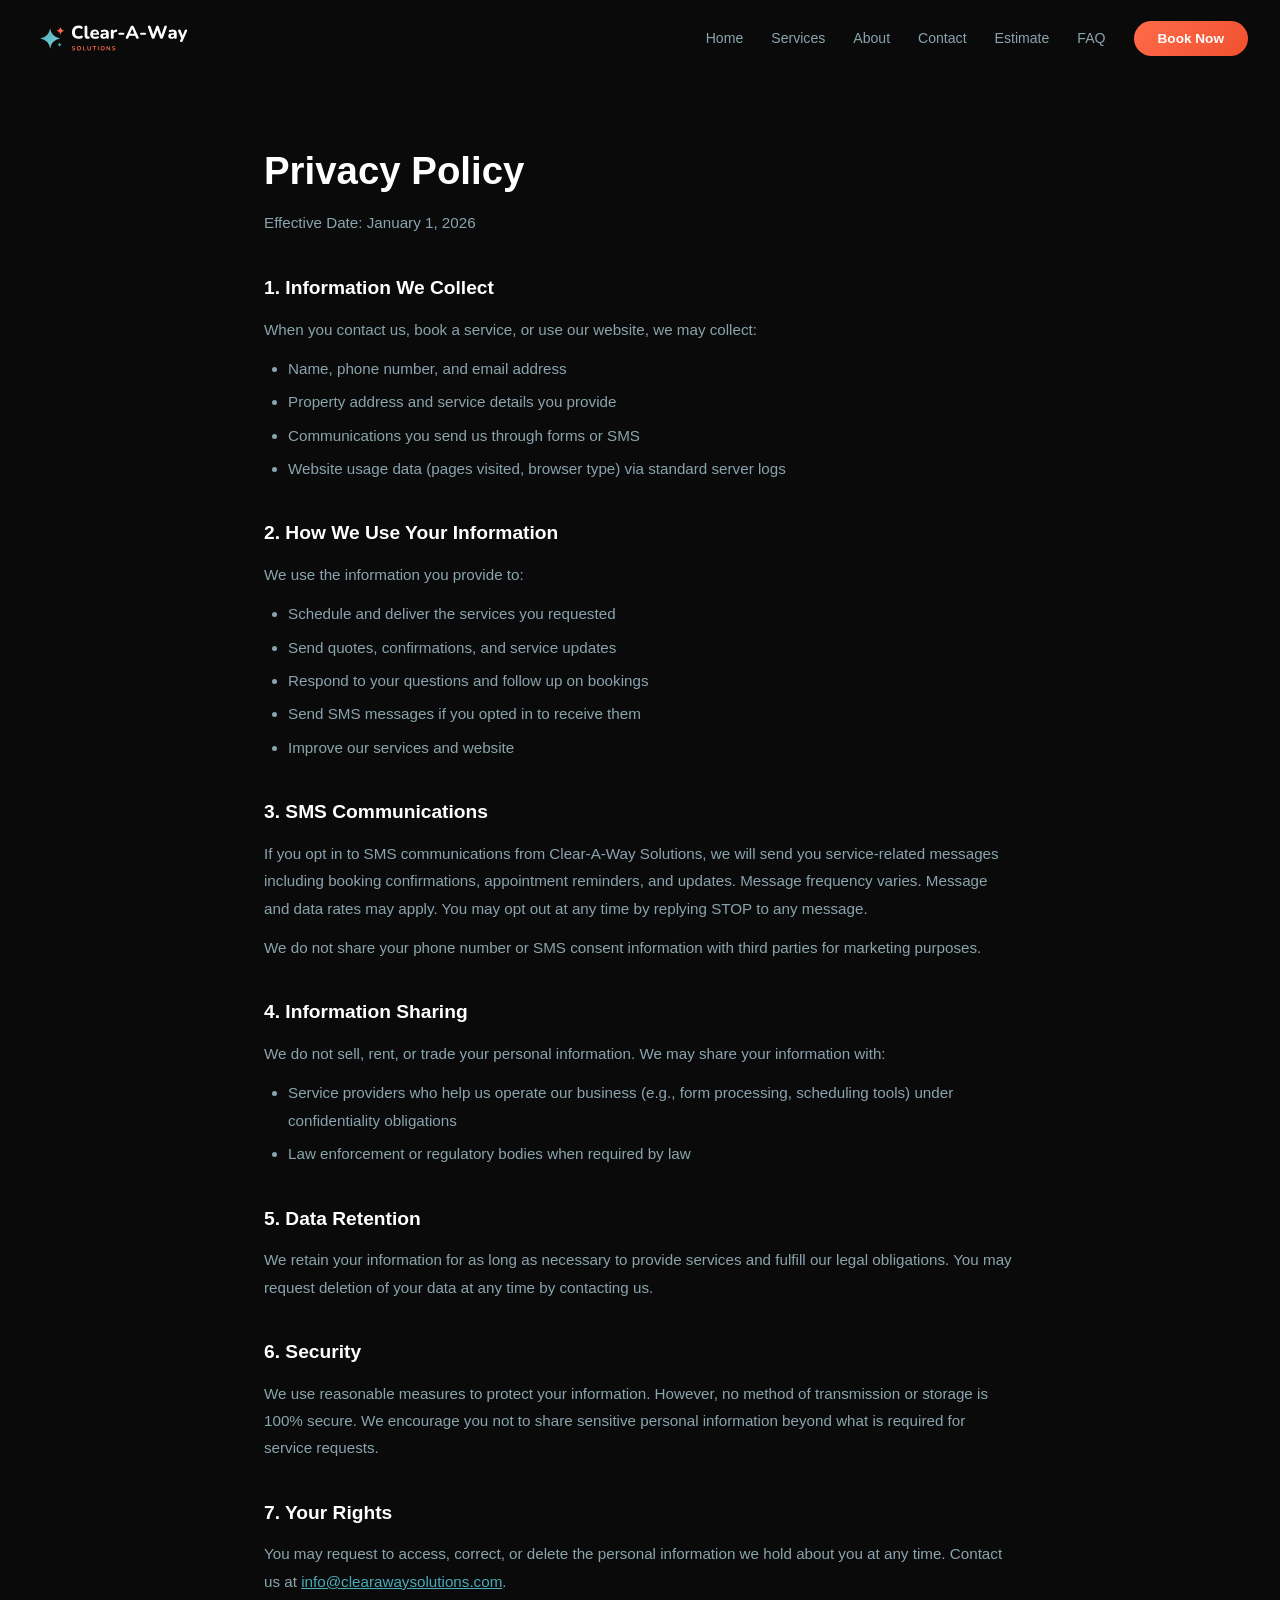
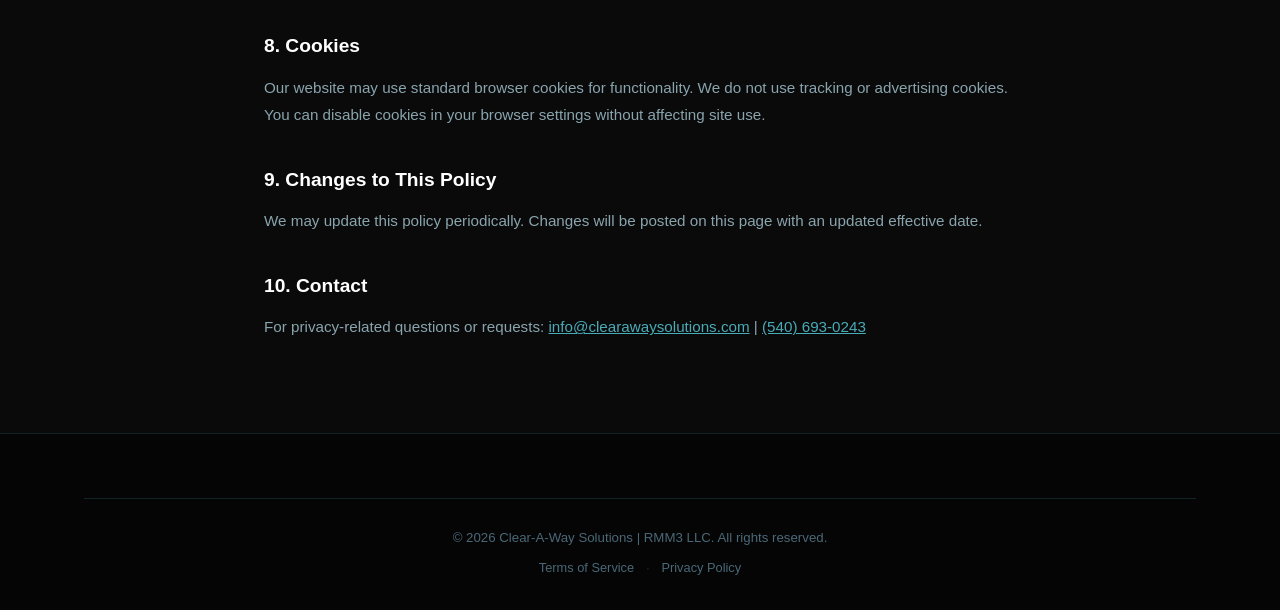
<file: privacy.html>
<!DOCTYPE html>
<html lang="en">
<head>

  <!-- Google tag (gtag.js) -->
  <script async src="https://www.googletagmanager.com/gtag/js?id=AW-18367453806"></script>
  <script>
    window.dataLayer = window.dataLayer || [];
    function gtag(){dataLayer.push(arguments);}
    gtag('js', new Date());

    gtag('config', 'AW-18367453806');
  </script>

  <meta charset="UTF-8" />
  <meta name="viewport" content="width=device-width, initial-scale=1.0" />
  <title>Privacy Policy | Clear-A-Way Solutions</title>
  <meta name="robots" content="noindex" />
  <link rel="icon" type="image/png" sizes="64x64"  href="favicon/favicon-64.png" />
  <link rel="icon" type="image/png" sizes="256x256" href="favicon/favicon-256.png" />
  <link rel="icon" type="image/png" sizes="512x512" href="favicon/favicon-512.png" />
  <link rel="manifest" href="site.webmanifest" />
  <meta name="theme-color" content="#000000" />
  <link rel="stylesheet" href="styles.css" />
  <link href="https://fonts.googleapis.com/css2?family=Inter:wght@300;400;500;600;700;800&display=swap" rel="stylesheet" />
</head>
<body>
  <nav class="navbar scrolled" id="navbar">
    <div class="nav-container">
      <a href="/" class="nav-logo">
        <img src="logo/logo-horizontal-reverse.svg" alt="Clear-A-Way Solutions" class="logo-img" />
      </a>
      <ul class="nav-links" id="nav-links">
        <li><a href="/">Home</a></li>
        <li><a href="services">Services</a></li>
        <li><a href="about">About</a></li>
        <li><a href="contact">Contact</a></li>
        <li><a href="estimate">Estimate</a></li>
        <li><a href="faq">FAQ</a></li>
        <li><a href="book" class="nav-cta">Book Now</a></li>
      </ul>
      <button class="hamburger" id="hamburger" aria-label="Toggle menu" aria-expanded="false">
        <span></span><span></span><span></span>
      </button>
    </div>
  </nav>

  <section class="legal-page">
    <div class="container" style="max-width: 800px;">
      <h1>Privacy Policy</h1>
      <p class="legal-date">Effective Date: January 1, 2026</p>

      <h2>1. Information We Collect</h2>
      <p>When you contact us, book a service, or use our website, we may collect:</p>
      <ul>
        <li>Name, phone number, and email address</li>
        <li>Property address and service details you provide</li>
        <li>Communications you send us through forms or SMS</li>
        <li>Website usage data (pages visited, browser type) via standard server logs</li>
      </ul>

      <h2>2. How We Use Your Information</h2>
      <p>We use the information you provide to:</p>
      <ul>
        <li>Schedule and deliver the services you requested</li>
        <li>Send quotes, confirmations, and service updates</li>
        <li>Respond to your questions and follow up on bookings</li>
        <li>Send SMS messages if you opted in to receive them</li>
        <li>Improve our services and website</li>
      </ul>

      <h2>3. SMS Communications</h2>
      <p>If you opt in to SMS communications from Clear-A-Way Solutions, we will send you service-related messages including booking confirmations, appointment reminders, and updates. Message frequency varies. Message and data rates may apply. You may opt out at any time by replying STOP to any message.</p>
      <p>We do not share your phone number or SMS consent information with third parties for marketing purposes.</p>

      <h2>4. Information Sharing</h2>
      <p>We do not sell, rent, or trade your personal information. We may share your information with:</p>
      <ul>
        <li>Service providers who help us operate our business (e.g., form processing, scheduling tools) under confidentiality obligations</li>
        <li>Law enforcement or regulatory bodies when required by law</li>
      </ul>

      <h2>5. Data Retention</h2>
      <p>We retain your information for as long as necessary to provide services and fulfill our legal obligations. You may request deletion of your data at any time by contacting us.</p>

      <h2>6. Security</h2>
      <p>We use reasonable measures to protect your information. However, no method of transmission or storage is 100% secure. We encourage you not to share sensitive personal information beyond what is required for service requests.</p>

      <h2>7. Your Rights</h2>
      <p>You may request to access, correct, or delete the personal information we hold about you at any time. Contact us at <a href="mailto:info@clearawaysolutions.com" style="color: var(--teal-light);">info@clearawaysolutions.com</a>.</p>

      <h2>8. Cookies</h2>
      <p>Our website may use standard browser cookies for functionality. We do not use tracking or advertising cookies. You can disable cookies in your browser settings without affecting site use.</p>

      <h2>9. Changes to This Policy</h2>
      <p>We may update this policy periodically. Changes will be posted on this page with an updated effective date.</p>

      <h2>10. Contact</h2>
      <p>For privacy-related questions or requests: <a href="mailto:info@clearawaysolutions.com" style="color: var(--teal-light);">info@clearawaysolutions.com</a> | <a href="tel:+15406930243" style="color: var(--teal-light);">(540) 693-0243</a></p>
    </div>
  </section>

  <footer class="footer">
    <div class="container">
      <div class="footer-bottom">
        <p>&copy; 2026 Clear-A-Way Solutions | RMM3 LLC. All rights reserved.</p>
        <div class="footer-legal">
          <a href="terms">Terms of Service</a>
          <span>·</span>
          <a href="privacy">Privacy Policy</a>
        </div>
      </div>
    </div>
  </footer>
  <script src="main.js"></script>
</body>
</html>
</file>
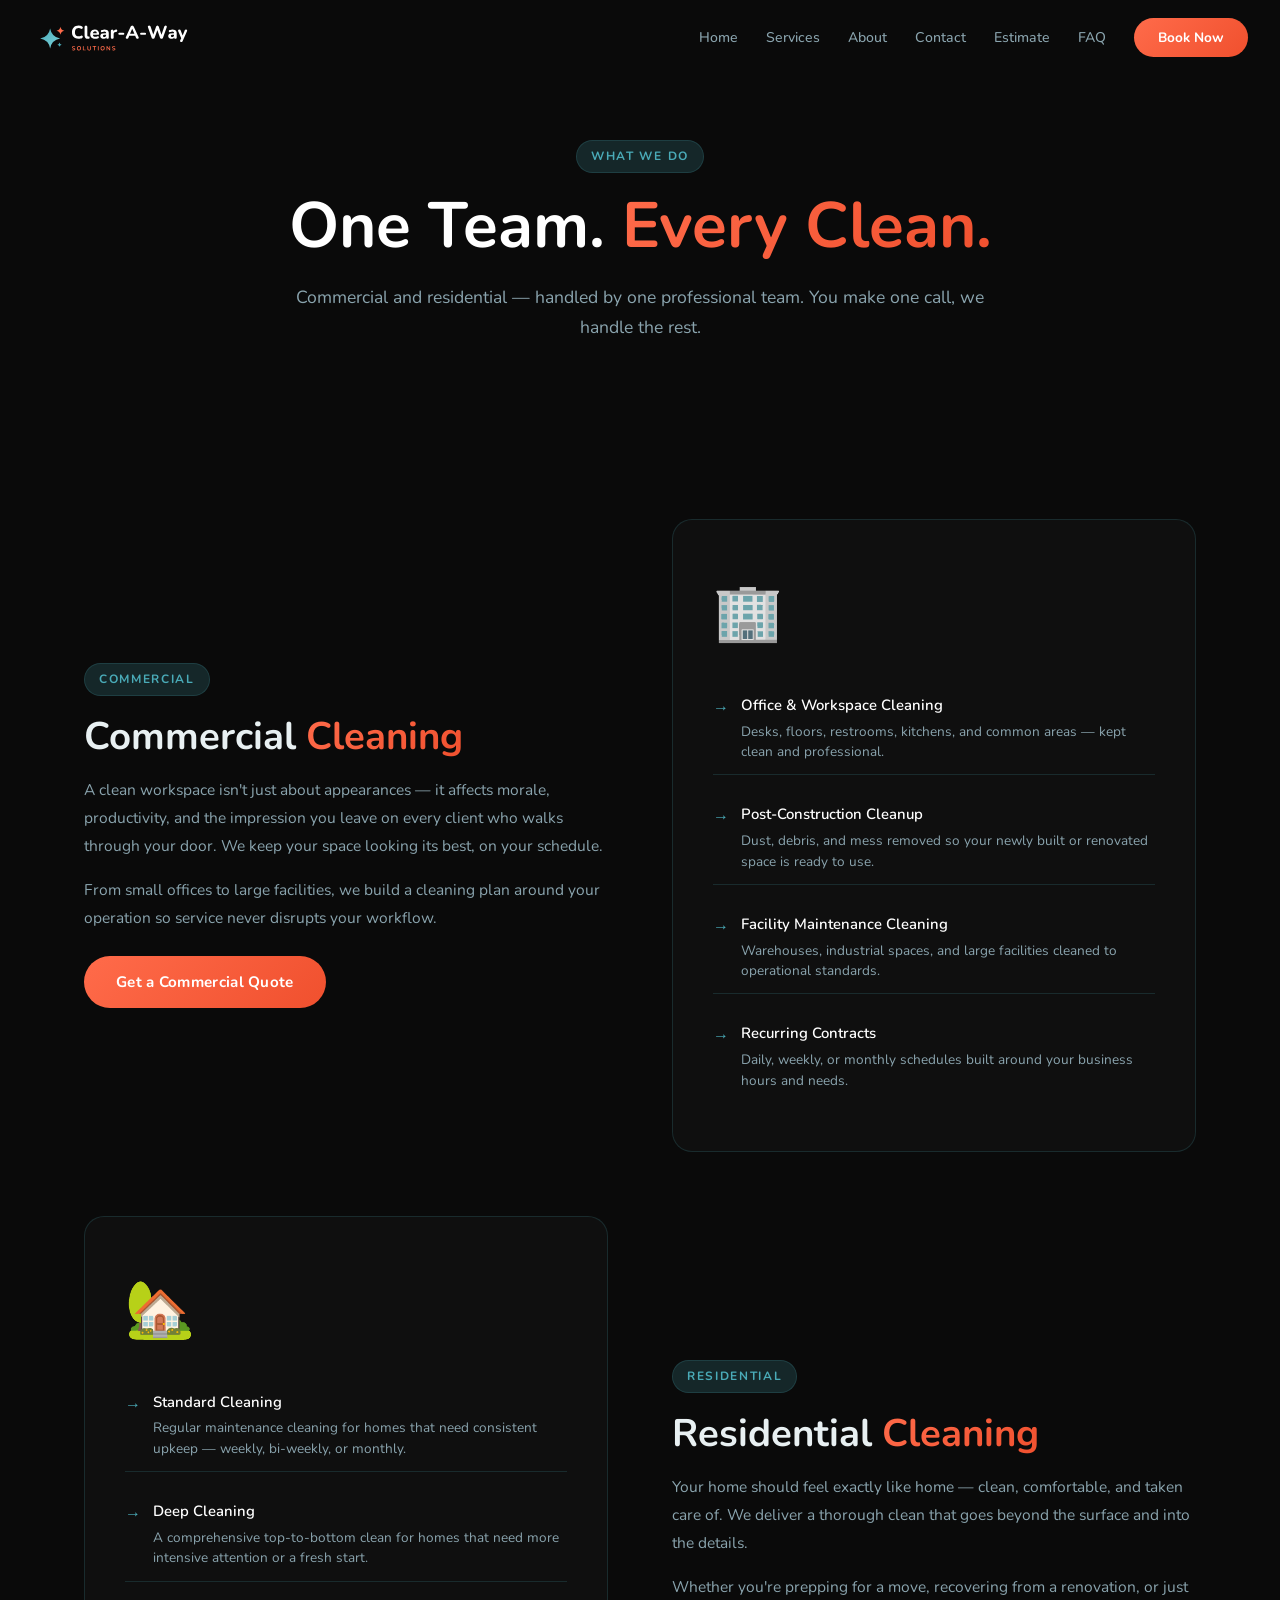
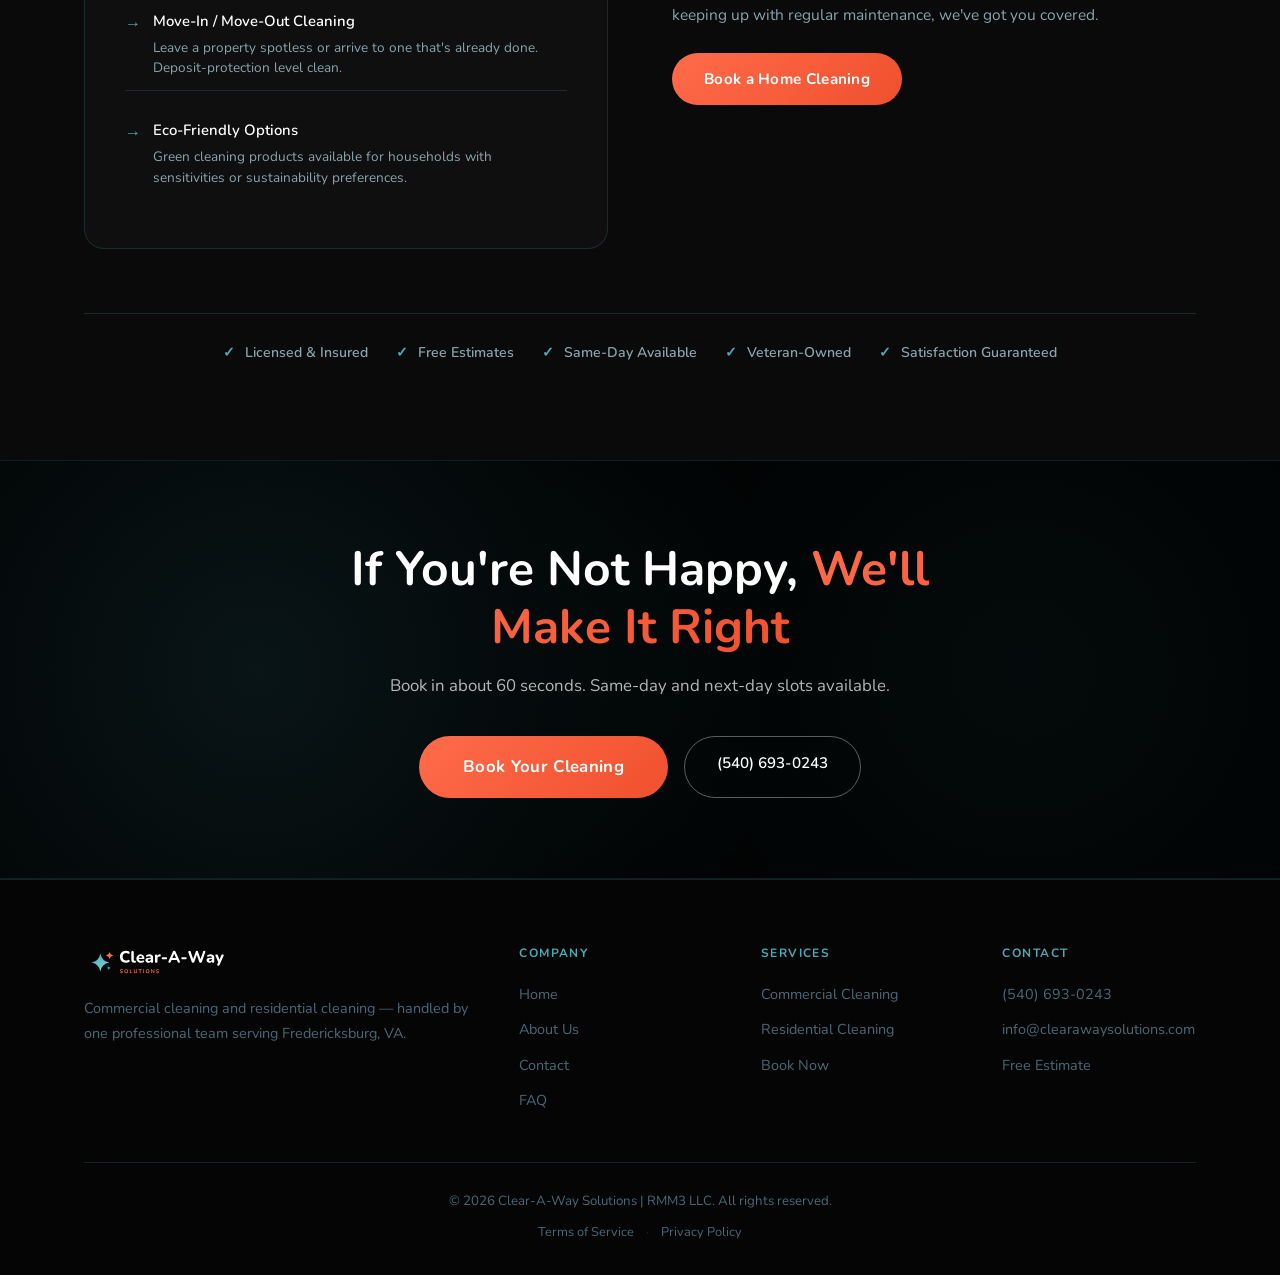
<file: services.html>
<!DOCTYPE html>
<html lang="en">
<head>

  <!-- Google tag (gtag.js) -->
  <script async src="https://www.googletagmanager.com/gtag/js?id=AW-18367453806"></script>
  <script>
    window.dataLayer = window.dataLayer || [];
    function gtag(){dataLayer.push(arguments);}
    gtag('js', new Date());

    gtag('config', 'AW-18367453806');
  </script>

  <meta charset="UTF-8" />
  <meta name="viewport" content="width=device-width, initial-scale=1.0" />
  <title>Services | Clear-A-Way Solutions</title>
  <meta name="description" content="Commercial cleaning and residential cleaning by Clear-A-Way Solutions. Serving Fredericksburg, VA. Free estimates available." />
  <meta name="robots" content="index, follow" />
  <link rel="canonical" href="https://clearawaysolutions.com/services" />
  <link rel="icon" type="image/png" sizes="64x64"  href="favicon/favicon-64.png" />
  <link rel="icon" type="image/png" sizes="256x256" href="favicon/favicon-256.png" />
  <link rel="icon" type="image/png" sizes="512x512" href="favicon/favicon-512.png" />
  <link rel="manifest" href="site.webmanifest" />
  <meta name="theme-color" content="#000000" />
  <link rel="stylesheet" href="styles.css" />
  <link href="https://fonts.googleapis.com/css2?family=Nunito:wght@600;700;800&display=swap" rel="stylesheet" />
</head>
<body>

  <!-- Navigation -->
  <nav class="navbar scrolled" id="navbar">
    <div class="nav-container">
      <a href="/" class="nav-logo">
        <img src="logo/logo-horizontal-reverse.svg" alt="Clear-A-Way Solutions" class="logo-img" />
      </a>
      <ul class="nav-links" id="nav-links">
        <li><a href="/">Home</a></li>
        <li><a href="services">Services</a></li>
        <li><a href="about">About</a></li>
        <li><a href="contact">Contact</a></li>
        <li><a href="estimate">Estimate</a></li>
        <li><a href="faq">FAQ</a></li>
        <li><a href="book" class="nav-cta">Book Now</a></li>
      </ul>
      <button class="hamburger" id="hamburger" aria-label="Toggle menu" aria-expanded="false">
        <span></span><span></span><span></span>
      </button>
    </div>
  </nav>

  <!-- Page Hero -->
  <div class="page-hero">
    <div class="page-hero-bg"></div>
    <div class="page-hero-inner">
      <span class="section-label">What We Do</span>
      <h1>One Team. <span class="gradient-text">Every Clean.</span></h1>
      <p>Commercial and residential — handled by one professional team. You make one call, we handle the rest.</p>
    </div>
  </div>

  <!-- Services Detail -->
  <section class="section" id="services" style="background: var(--bg);">
    <div class="container">
      <div class="services-page-grid">

        <!-- Commercial Cleaning -->
        <div class="service-block" id="commercial">
          <div class="service-block-text">
            <span class="section-label">Commercial</span>
            <h2>Commercial <span class="gradient-text">Cleaning</span></h2>
            <p>A clean workspace isn't just about appearances — it affects morale, productivity, and the impression you leave on every client who walks through your door. We keep your space looking its best, on your schedule.</p>
            <p>From small offices to large facilities, we build a cleaning plan around your operation so service never disrupts your workflow.</p>
            <a href="book" class="btn-primary" style="margin-top:8px;">Get a Commercial Quote</a>
          </div>
          <div class="service-block-visual">
            <div class="service-block-icon">🏢</div>
            <div class="service-detail-item">
              <span class="sdi-icon">→</span>
              <div class="sdi-text">
                <h4>Office & Workspace Cleaning</h4>
                <p>Desks, floors, restrooms, kitchens, and common areas — kept clean and professional.</p>
              </div>
            </div>
            <div class="service-detail-item">
              <span class="sdi-icon">→</span>
              <div class="sdi-text">
                <h4>Post-Construction Cleanup</h4>
                <p>Dust, debris, and mess removed so your newly built or renovated space is ready to use.</p>
              </div>
            </div>
            <div class="service-detail-item">
              <span class="sdi-icon">→</span>
              <div class="sdi-text">
                <h4>Facility Maintenance Cleaning</h4>
                <p>Warehouses, industrial spaces, and large facilities cleaned to operational standards.</p>
              </div>
            </div>
            <div class="service-detail-item">
              <span class="sdi-icon">→</span>
              <div class="sdi-text">
                <h4>Recurring Contracts</h4>
                <p>Daily, weekly, or monthly schedules built around your business hours and needs.</p>
              </div>
            </div>
          </div>
        </div>

        <!-- Residential Cleaning -->
        <div class="service-block reverse" id="residential">
          <div class="service-block-text">
            <span class="section-label">Residential</span>
            <h2>Residential <span class="gradient-text">Cleaning</span></h2>
            <p>Your home should feel exactly like home — clean, comfortable, and taken care of. We deliver a thorough clean that goes beyond the surface and into the details.</p>
            <p>Whether you're prepping for a move, recovering from a renovation, or just keeping up with regular maintenance, we've got you covered.</p>
            <a href="book" class="btn-primary" style="margin-top:8px;">Book a Home Cleaning</a>
          </div>
          <div class="service-block-visual">
            <div class="service-block-icon">🏡</div>
            <div class="service-detail-item">
              <span class="sdi-icon">→</span>
              <div class="sdi-text">
                <h4>Standard Cleaning</h4>
                <p>Regular maintenance cleaning for homes that need consistent upkeep — weekly, bi-weekly, or monthly.</p>
              </div>
            </div>
            <div class="service-detail-item">
              <span class="sdi-icon">→</span>
              <div class="sdi-text">
                <h4>Deep Cleaning</h4>
                <p>A comprehensive top-to-bottom clean for homes that need more intensive attention or a fresh start.</p>
              </div>
            </div>
            <div class="service-detail-item">
              <span class="sdi-icon">→</span>
              <div class="sdi-text">
                <h4>Move-In / Move-Out Cleaning</h4>
                <p>Leave a property spotless or arrive to one that's already done. Deposit-protection level clean.</p>
              </div>
            </div>
            <div class="service-detail-item">
              <span class="sdi-icon">→</span>
              <div class="sdi-text">
                <h4>Eco-Friendly Options</h4>
                <p>Green cleaning products available for households with sensitivities or sustainability preferences.</p>
              </div>
            </div>
          </div>
        </div>

      </div>

      <!-- Trust Strip -->
      <div class="trust-strip" style="margin-top: 64px;">
        <span>Licensed &amp; Insured</span>
        <span>Free Estimates</span>
        <span>Same-Day Available</span>
        <span>Veteran-Owned</span>
        <span>Satisfaction Guaranteed</span>
      </div>
    </div>
  </section>

  <!-- CTA Band -->
  <section class="cta-band">
    <div class="cta-band-inner">
      <h2>If You're Not Happy, <span class="gradient-text">We'll Make It Right</span></h2>
      <p>Book in about 60 seconds. Same-day and next-day slots available.</p>
      <div class="cta-band-actions">
        <a href="book" class="btn-primary large">Book Your Cleaning</a>
        <a href="tel:+15406930243" class="btn-ghost">(540) 693-0243</a>
      </div>
    </div>
  </section>

  <!-- Footer -->
  <footer class="footer">
    <div class="container">
      <div class="footer-grid">
        <div class="footer-brand">
          <a href="/" class="nav-logo">
            <img src="logo/logo-horizontal-reverse.svg" alt="Clear-A-Way Solutions" class="logo-img logo-footer" />
          </a>
          <p>Commercial cleaning and residential cleaning — handled by one professional team serving Fredericksburg, VA.</p>
        </div>
        <div class="footer-links">
          <h4>Company</h4>
          <ul>
            <li><a href="/">Home</a></li>
            <li><a href="about">About Us</a></li>
            <li><a href="contact">Contact</a></li>
            <li><a href="faq">FAQ</a></li>
          </ul>
        </div>
        <div class="footer-links">
          <h4>Services</h4>
          <ul>
            <li><a href="services#commercial">Commercial Cleaning</a></li>
            <li><a href="services#residential">Residential Cleaning</a></li>
            <li><a href="book">Book Now</a></li>
          </ul>
        </div>
        <div class="footer-links">
          <h4>Contact</h4>
          <ul>
            <li><a href="tel:+15406930243">(540) 693-0243</a></li>
            <li><a href="mailto:info@clearawaysolutions.com">info@clearawaysolutions.com</a></li>
            <li><a href="estimate">Free Estimate</a></li>
          </ul>
        </div>
      </div>
      <div class="footer-bottom">
        <p>&copy; 2026 Clear-A-Way Solutions | RMM3 LLC. All rights reserved.</p>
        <div class="footer-legal">
          <a href="terms">Terms of Service</a>
          <span>·</span>
          <a href="privacy">Privacy Policy</a>
        </div>
      </div>
    </div>
  </footer>

  <script src="main.js"></script>
</body>
</html>
</file>
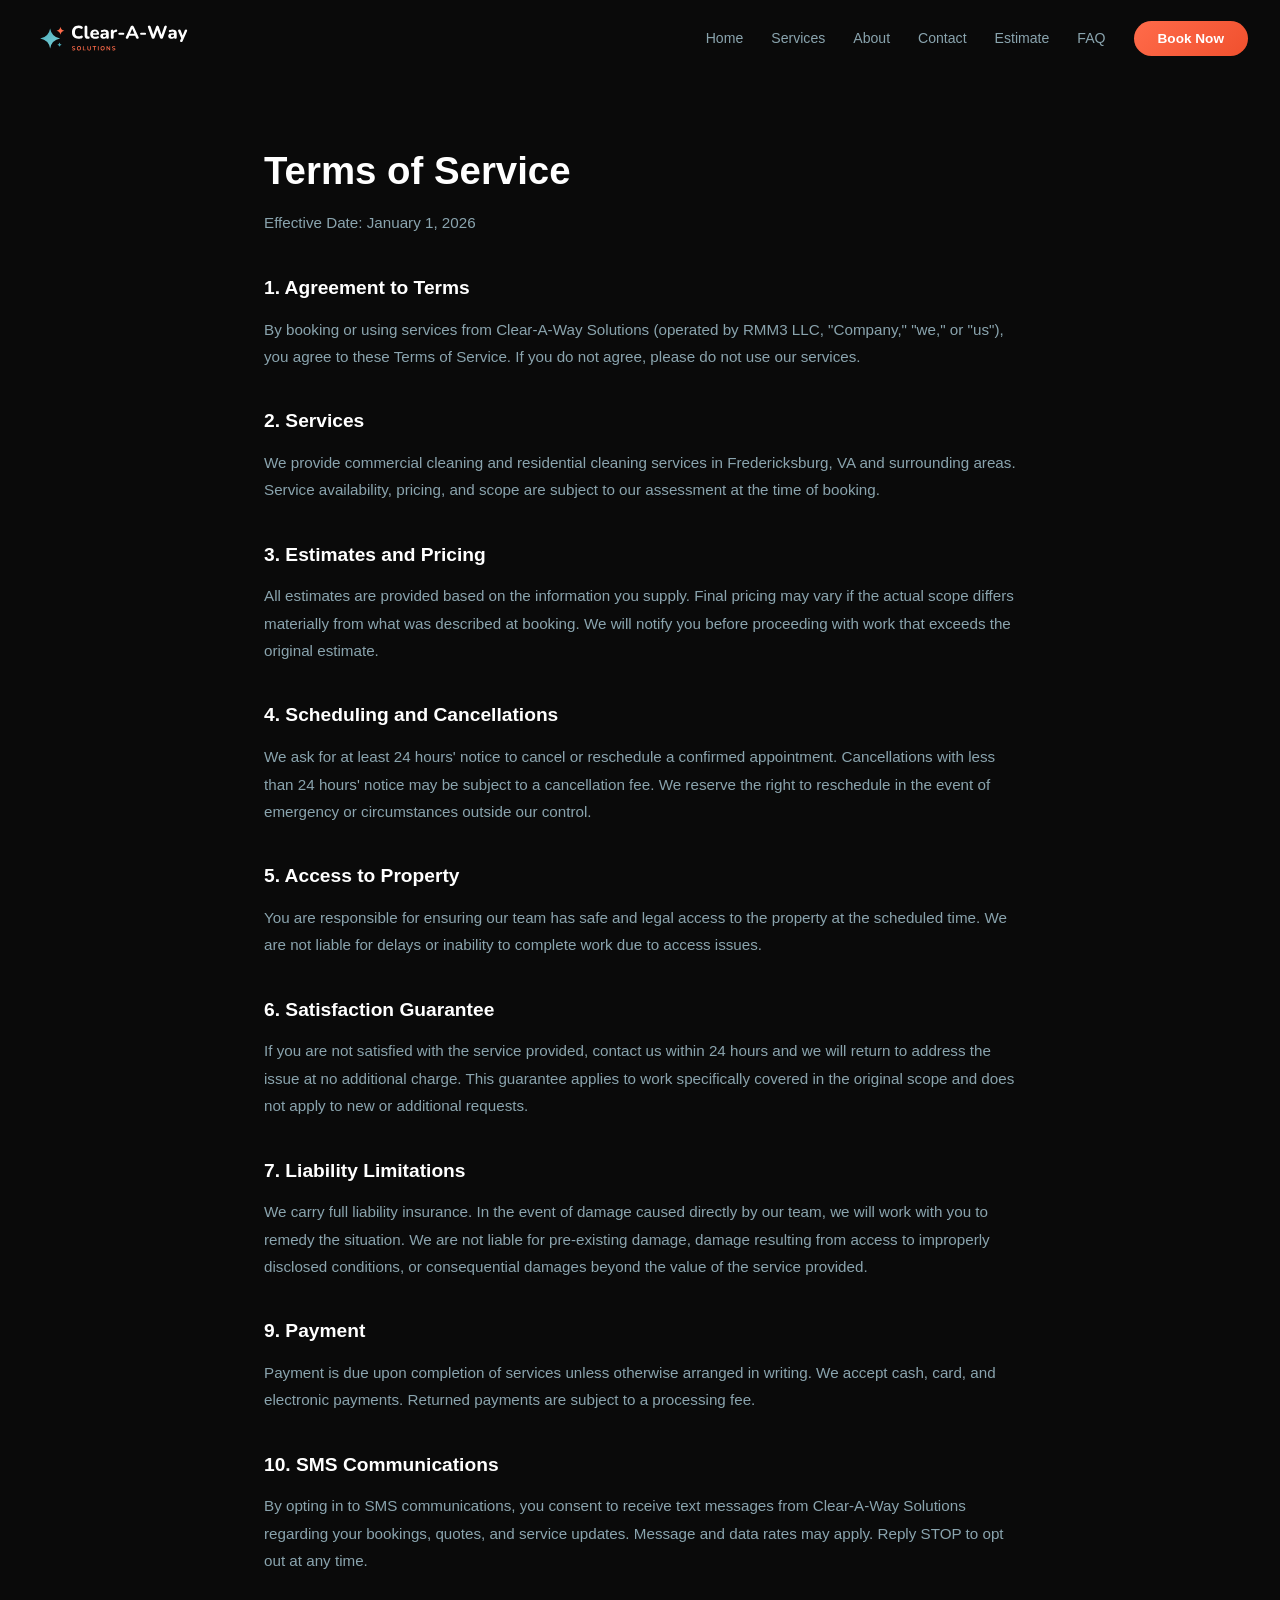
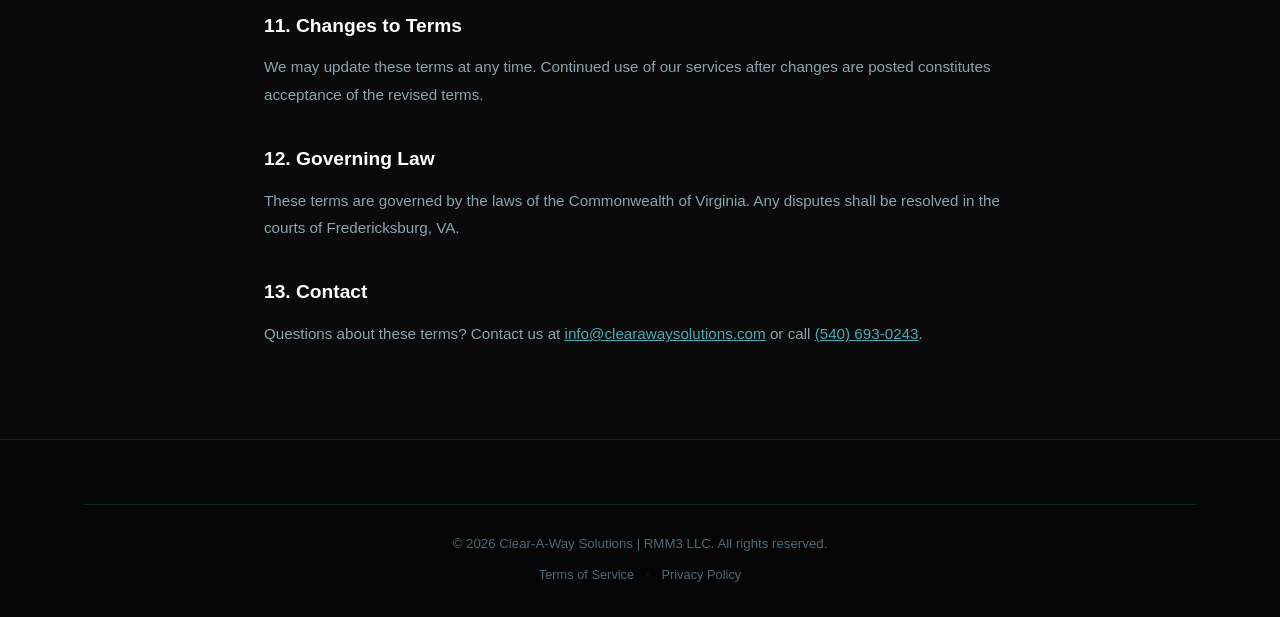
<file: terms.html>
<!DOCTYPE html>
<html lang="en">
<head>

  <!-- Google tag (gtag.js) -->
  <script async src="https://www.googletagmanager.com/gtag/js?id=AW-18367453806"></script>
  <script>
    window.dataLayer = window.dataLayer || [];
    function gtag(){dataLayer.push(arguments);}
    gtag('js', new Date());

    gtag('config', 'AW-18367453806');
  </script>

  <meta charset="UTF-8" />
  <meta name="viewport" content="width=device-width, initial-scale=1.0" />
  <title>Terms of Service | Clear-A-Way Solutions</title>
  <meta name="robots" content="noindex" />
  <link rel="icon" type="image/png" sizes="64x64"  href="favicon/favicon-64.png" />
  <link rel="icon" type="image/png" sizes="256x256" href="favicon/favicon-256.png" />
  <link rel="icon" type="image/png" sizes="512x512" href="favicon/favicon-512.png" />
  <link rel="manifest" href="site.webmanifest" />
  <meta name="theme-color" content="#000000" />
  <link rel="stylesheet" href="styles.css" />
  <link href="https://fonts.googleapis.com/css2?family=Inter:wght@300;400;500;600;700;800&display=swap" rel="stylesheet" />
</head>
<body>
  <nav class="navbar scrolled" id="navbar">
    <div class="nav-container">
      <a href="/" class="nav-logo">
        <img src="logo/logo-horizontal-reverse.svg" alt="Clear-A-Way Solutions" class="logo-img" />
      </a>
      <ul class="nav-links" id="nav-links">
        <li><a href="/">Home</a></li>
        <li><a href="services">Services</a></li>
        <li><a href="about">About</a></li>
        <li><a href="contact">Contact</a></li>
        <li><a href="estimate">Estimate</a></li>
        <li><a href="faq">FAQ</a></li>
        <li><a href="book" class="nav-cta">Book Now</a></li>
      </ul>
      <button class="hamburger" id="hamburger" aria-label="Toggle menu" aria-expanded="false">
        <span></span><span></span><span></span>
      </button>
    </div>
  </nav>

  <section class="legal-page">
    <div class="container" style="max-width: 800px;">
      <h1>Terms of Service</h1>
      <p class="legal-date">Effective Date: January 1, 2026</p>

      <h2>1. Agreement to Terms</h2>
      <p>By booking or using services from Clear-A-Way Solutions (operated by RMM3 LLC, "Company," "we," or "us"), you agree to these Terms of Service. If you do not agree, please do not use our services.</p>

      <h2>2. Services</h2>
      <p>We provide commercial cleaning and residential cleaning services in Fredericksburg, VA and surrounding areas. Service availability, pricing, and scope are subject to our assessment at the time of booking.</p>

      <h2>3. Estimates and Pricing</h2>
      <p>All estimates are provided based on the information you supply. Final pricing may vary if the actual scope differs materially from what was described at booking. We will notify you before proceeding with work that exceeds the original estimate.</p>

      <h2>4. Scheduling and Cancellations</h2>
      <p>We ask for at least 24 hours' notice to cancel or reschedule a confirmed appointment. Cancellations with less than 24 hours' notice may be subject to a cancellation fee. We reserve the right to reschedule in the event of emergency or circumstances outside our control.</p>

      <h2>5. Access to Property</h2>
      <p>You are responsible for ensuring our team has safe and legal access to the property at the scheduled time. We are not liable for delays or inability to complete work due to access issues.</p>

      <h2>6. Satisfaction Guarantee</h2>
      <p>If you are not satisfied with the service provided, contact us within 24 hours and we will return to address the issue at no additional charge. This guarantee applies to work specifically covered in the original scope and does not apply to new or additional requests.</p>

      <h2>7. Liability Limitations</h2>
      <p>We carry full liability insurance. In the event of damage caused directly by our team, we will work with you to remedy the situation. We are not liable for pre-existing damage, damage resulting from access to improperly disclosed conditions, or consequential damages beyond the value of the service provided.</p>

      <h2>9. Payment</h2>
      <p>Payment is due upon completion of services unless otherwise arranged in writing. We accept cash, card, and electronic payments. Returned payments are subject to a processing fee.</p>

      <h2>10. SMS Communications</h2>
      <p>By opting in to SMS communications, you consent to receive text messages from Clear-A-Way Solutions regarding your bookings, quotes, and service updates. Message and data rates may apply. Reply STOP to opt out at any time.</p>

      <h2>11. Changes to Terms</h2>
      <p>We may update these terms at any time. Continued use of our services after changes are posted constitutes acceptance of the revised terms.</p>

      <h2>12. Governing Law</h2>
      <p>These terms are governed by the laws of the Commonwealth of Virginia. Any disputes shall be resolved in the courts of Fredericksburg, VA.</p>

      <h2>13. Contact</h2>
      <p>Questions about these terms? Contact us at <a href="mailto:info@clearawaysolutions.com" style="color: var(--teal-light);">info@clearawaysolutions.com</a> or call <a href="tel:+15406930243" style="color: var(--teal-light);">(540) 693-0243</a>.</p>
    </div>
  </section>

  <footer class="footer">
    <div class="container">
      <div class="footer-bottom">
        <p>&copy; 2026 Clear-A-Way Solutions | RMM3 LLC. All rights reserved.</p>
        <div class="footer-legal">
          <a href="terms">Terms of Service</a>
          <span>·</span>
          <a href="privacy">Privacy Policy</a>
        </div>
      </div>
    </div>
  </footer>
  <script src="main.js"></script>
</body>
</html>
</file>
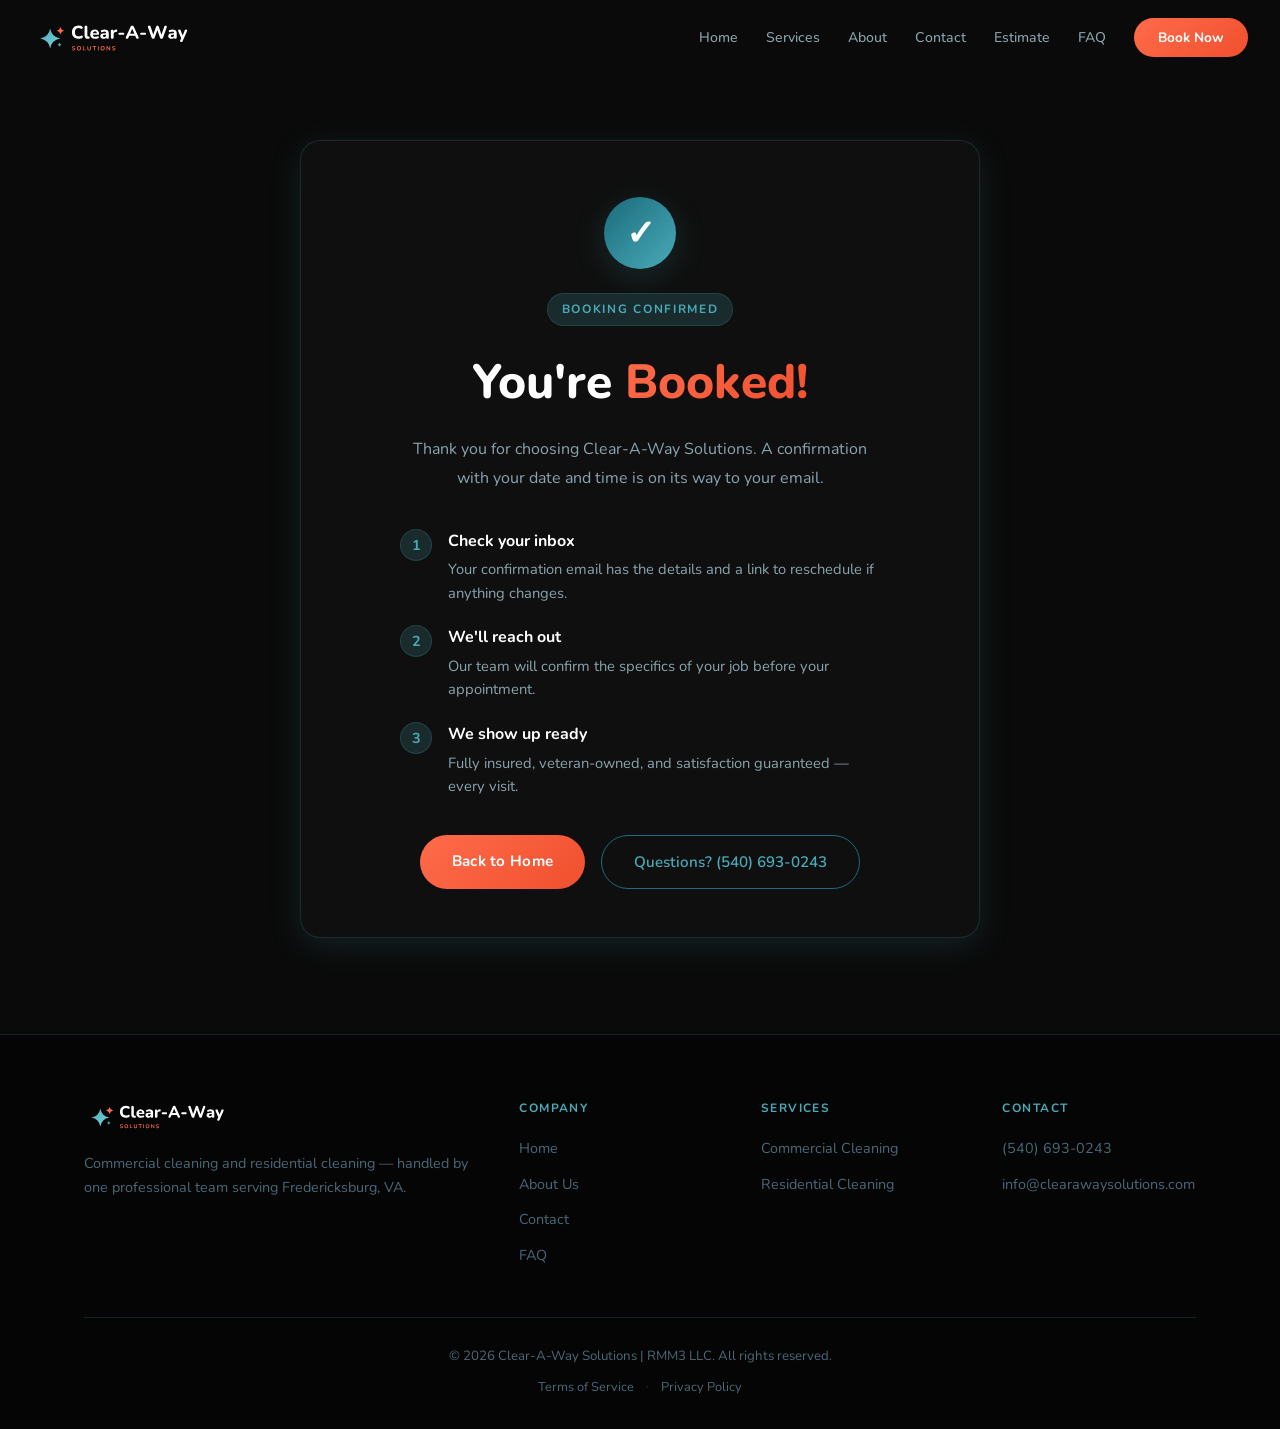
<file: thank-you.html>
<!DOCTYPE html>
<html lang="en">
<head>

  <!-- Google tag (gtag.js) -->
  <script async src="https://www.googletagmanager.com/gtag/js?id=AW-18367453806"></script>
  <script>
    window.dataLayer = window.dataLayer || [];
    function gtag(){dataLayer.push(arguments);}
    gtag('js', new Date());

    gtag('config', 'AW-18367453806');
  </script>

  <meta charset="UTF-8" />
  <meta name="viewport" content="width=device-width, initial-scale=1.0" />
  <title>You're Booked! | Clear-A-Way Solutions</title>
  <meta name="description" content="Your booking with Clear-A-Way Solutions is confirmed. We'll see you soon!" />
  <meta name="robots" content="noindex, follow" />
  <link rel="canonical" href="https://clearawaysolutions.com/thank-you" />
  <link rel="icon" type="image/png" sizes="64x64"  href="favicon/favicon-64.png" />
  <link rel="icon" type="image/png" sizes="256x256" href="favicon/favicon-256.png" />
  <link rel="icon" type="image/png" sizes="512x512" href="favicon/favicon-512.png" />
  <link rel="manifest" href="site.webmanifest" />
  <meta name="theme-color" content="#000000" />
  <link rel="stylesheet" href="styles.css" />
  <link href="https://fonts.googleapis.com/css2?family=Nunito:wght@600;700;800&display=swap" rel="stylesheet" />

</head>
<body>

  <!-- Navigation -->
  <nav class="navbar scrolled" id="navbar">
    <div class="nav-container">
      <a href="/" class="nav-logo">
        <img src="logo/logo-horizontal-reverse.svg" alt="Clear-A-Way Solutions" class="logo-img" />
      </a>
      <ul class="nav-links" id="nav-links">
        <li><a href="/">Home</a></li>
        <li><a href="services">Services</a></li>
        <li><a href="about">About</a></li>
        <li><a href="contact">Contact</a></li>
        <li><a href="estimate">Estimate</a></li>
        <li><a href="faq">FAQ</a></li>
        <li><a href="book" class="nav-cta">Book Now</a></li>
      </ul>
      <button class="hamburger" id="hamburger" aria-label="Toggle menu" aria-expanded="false">
        <span></span><span></span><span></span>
      </button>
    </div>
  </nav>

  <!-- Thank You Section -->
  <section class="thanks-section">
    <div class="container">
      <div class="thanks-card">
        <div class="thanks-check">✓</div>
        <span class="section-label">Booking Confirmed</span>
        <h1>You're <span class="gradient-text">Booked!</span></h1>
        <p class="thanks-lead">
          Thank you for choosing Clear-A-Way Solutions. A confirmation with your
          date and time is on its way to your email.
        </p>

        <div class="thanks-steps">
          <div class="thanks-step">
            <span class="thanks-step-num">1</span>
            <div>
              <h3>Check your inbox</h3>
              <p>Your confirmation email has the details and a link to reschedule if anything changes.</p>
            </div>
          </div>
          <div class="thanks-step">
            <span class="thanks-step-num">2</span>
            <div>
              <h3>We'll reach out</h3>
              <p>Our team will confirm the specifics of your job before your appointment.</p>
            </div>
          </div>
          <div class="thanks-step">
            <span class="thanks-step-num">3</span>
            <div>
              <h3>We show up ready</h3>
              <p>Fully insured, veteran-owned, and satisfaction guaranteed — every visit.</p>
            </div>
          </div>
        </div>

        <div class="thanks-actions">
          <a href="/" class="btn-primary">Back to Home</a>
          <a href="tel:+15406930243" class="btn-ghost">Questions? (540) 693-0243</a>
        </div>
      </div>
    </div>
  </section>

  <!-- Footer -->
  <footer class="footer">
    <div class="container">
      <div class="footer-grid">
        <div class="footer-brand">
          <a href="/" class="nav-logo">
            <img src="logo/logo-horizontal-reverse.svg" alt="Clear-A-Way Solutions" class="logo-img logo-footer" />
          </a>
          <p>Commercial cleaning and residential cleaning — handled by one professional team serving Fredericksburg, VA.</p>
        </div>
        <div class="footer-links">
          <h4>Company</h4>
          <ul>
            <li><a href="/">Home</a></li>
            <li><a href="about">About Us</a></li>
            <li><a href="contact">Contact</a></li>
            <li><a href="faq">FAQ</a></li>
          </ul>
        </div>
        <div class="footer-links">
          <h4>Services</h4>
          <ul>
            <li><a href="services#commercial">Commercial Cleaning</a></li>
            <li><a href="services#residential">Residential Cleaning</a></li>
          </ul>
        </div>
        <div class="footer-links">
          <h4>Contact</h4>
          <ul>
            <li><a href="tel:+15406930243">(540) 693-0243</a></li>
            <li><a href="mailto:info@clearawaysolutions.com">info@clearawaysolutions.com</a></li>
          </ul>
        </div>
      </div>
      <div class="footer-bottom">
        <p>&copy; 2026 Clear-A-Way Solutions | RMM3 LLC. All rights reserved.</p>
        <div class="footer-legal">
          <a href="terms">Terms of Service</a>
          <span>·</span>
          <a href="privacy">Privacy Policy</a>
        </div>
      </div>
    </div>
  </footer>

  <script src="main.js"></script>

</body>
</html>
</file>
<file: styles.css>
/* ===== RESET & BASE ===== */
*, *::before, *::after { box-sizing: border-box; margin: 0; padding: 0; }

:root {
  --teal-dark: #0f4a58;
  --teal-mid: #1a6b7c;
  --teal-light: #4aabb8;
  --teal-glow: rgba(74, 171, 184, 0.18);
  --coral: #FF6B4A;
  --coral-dark: #F0502E;
  --coral-glow: rgba(255, 107, 74, 0.2);
  --bg: #0A0A0A;
  --bg-card: #0f0f0f;
  --bg-card-2: #141414;
  --bg-card-3: #1a1a1a;
  --text: #e8f0f2;
  --text-mid: #8aa4ae;
  --text-light: #4a6878;
  --white: #ffffff;
  --border: rgba(74, 171, 184, 0.18);
  --border-solid: #1c2e36;
  --gold: #c9a84c;
  --shadow: 0 4px 24px rgba(0, 0, 0, 0.5);
  --shadow-lg: 0 12px 48px rgba(0, 0, 0, 0.7);
  --shadow-teal: 0 8px 32px rgba(74, 171, 184, 0.15);
  --radius: 12px;
  --radius-lg: 20px;
}

html { scroll-behavior: smooth; }

body {
  font-family: 'Nunito', sans-serif;
  color: var(--text);
  background: var(--bg);
  line-height: 1.6;
  overflow-x: hidden;
}

.container { max-width: 1160px; margin: 0 auto; padding: 0 24px; }
.section { padding: 96px 0; }

/* ===== GRADIENT TEXT ===== */
.gradient-text {
  background: linear-gradient(135deg, var(--coral), var(--coral-dark));
  -webkit-background-clip: text;
  -webkit-text-fill-color: transparent;
  background-clip: text;
}

/* ===== BUTTONS ===== */
.btn-primary {
  display: inline-block;
  background: linear-gradient(135deg, var(--coral), var(--coral-dark));
  color: var(--white);
  padding: 14px 32px;
  border-radius: 50px;
  text-decoration: none;
  font-weight: 700;
  font-size: 0.95rem;
  letter-spacing: 0.02em;
  transition: transform 0.2s, box-shadow 0.2s;
  border: none;
  cursor: pointer;
}
.btn-primary:hover { transform: translateY(-2px); box-shadow: 0 8px 32px var(--coral-glow); }
.btn-primary.large { padding: 18px 44px; font-size: 1.05rem; }
.btn-primary.full-width { width: 100%; text-align: center; }

.btn-ghost {
  display: inline-block;
  color: var(--teal-light);
  padding: 14px 32px;
  border-radius: 50px;
  text-decoration: none;
  font-weight: 600;
  font-size: 0.95rem;
  border: 1.5px solid var(--teal-mid);
  transition: background 0.2s, border-color 0.2s;
}
.btn-ghost:hover { background: var(--teal-glow); border-color: var(--teal-light); }

/* ===== SECTION LABELS ===== */
.section-label {
  display: inline-block;
  text-transform: uppercase;
  letter-spacing: 0.14em;
  font-size: 0.75rem;
  font-weight: 700;
  color: var(--teal-light);
  background: var(--teal-glow);
  border: 1px solid var(--border);
  padding: 6px 14px;
  border-radius: 50px;
  margin-bottom: 18px;
}

.section-header {
  text-align: center;
  max-width: 640px;
  margin: 0 auto 64px;
}
.section-header h2 { font-size: clamp(2rem, 4vw, 2.8rem); line-height: 1.2; margin-bottom: 16px; }
.section-header p { color: var(--text-mid); font-size: 1.05rem; }

/* ===== NAVBAR ===== */
.navbar {
  position: fixed;
  top: 0; left: 0; right: 0;
  z-index: 100;
  padding: 0;
  transition: background 0.3s, box-shadow 0.3s, border-color 0.3s;
  border-bottom: 1px solid transparent;
}
.navbar.scrolled {
  background: rgba(10, 10, 10, 0.96);
  backdrop-filter: blur(12px);
  box-shadow: 0 2px 24px rgba(0, 0, 0, 0.5);
  border-bottom-color: var(--border);
}
.nav-container {
  max-width: 1400px;
  margin: 0 auto;
  padding: 0 32px;
  height: 76px;
  display: flex;
  align-items: center;
  justify-content: space-between;
}
.nav-logo { display: flex; align-items: center; text-decoration: none; }
.logo-img { height: 40px; width: auto; display: block; }
.logo-img.logo-footer { height: 36px; }
.nav-links {
  display: flex;
  align-items: center;
  gap: 28px;
  list-style: none;
}
.nav-links a {
  text-decoration: none;
  color: var(--text-mid);
  font-size: 0.88rem;
  font-weight: 500;
  transition: color 0.2s;
}
.nav-links a:hover { color: var(--teal-light); }
.nav-links .nav-cta {
  background: linear-gradient(135deg, var(--coral), var(--coral-dark));
  color: var(--white) !important;
  padding: 10px 24px;
  border-radius: 50px;
  font-weight: 700;
  font-size: 0.85rem;
  transition: transform 0.2s, box-shadow 0.2s !important;
}
.nav-links .nav-cta:hover { transform: translateY(-1px); box-shadow: 0 4px 16px var(--coral-glow); opacity: 1; }
.hamburger { display: none; flex-direction: column; gap: 5px; background: none; border: none; cursor: pointer; padding: 4px; }
.hamburger span { display: block; width: 24px; height: 2px; background: var(--text-mid); border-radius: 2px; transition: 0.3s; }

/* ===== HERO ===== */
.hero {
  min-height: 100vh;
  display: flex;
  align-items: center;
  justify-content: center;
  position: relative;
  overflow: hidden;
  padding: 120px 24px 80px;
}
.hero-bg {
  position: absolute;
  inset: 0;
  background:
    radial-gradient(ellipse 60% 70% at 20% 50%, rgba(255, 107, 74, 0.06) 0%, transparent 65%),
    radial-gradient(ellipse 40% 50% at 85% 20%, rgba(255, 107, 74, 0.03) 0%, transparent 55%);
  z-index: 0;
}
.hero-grid-overlay {
  position: absolute;
  inset: 0;
  background-image:
    linear-gradient(rgba(74,171,184,0.04) 1px, transparent 1px),
    linear-gradient(90deg, rgba(74,171,184,0.04) 1px, transparent 1px);
  background-size: 60px 60px;
  z-index: 1;
}
.hero-content {
  position: relative;
  z-index: 2;
  max-width: 760px;
  margin: 0 auto;
  text-align: center;
}
.hero-content .hero-eyebrow {
  justify-content: center;
}
.hero-content .hero-actions {
  justify-content: center;
}
.hero-content .hero-badges {
  justify-content: center;
}
.hero-eyebrow {
  font-size: 0.78rem;
  font-weight: 700;
  letter-spacing: 0.16em;
  text-transform: uppercase;
  color: var(--teal-light);
  margin-bottom: 24px;
  display: flex;
  align-items: center;
  gap: 10px;
}
.hero-eyebrow::before {
  content: '';
  display: block;
  width: 32px;
  height: 2px;
  background: var(--teal-light);
}
.hero h1 {
  font-family: 'Playfair Display', serif;
  font-size: clamp(3rem, 6vw, 5.2rem);
  line-height: 1.08;
  color: var(--white);
  margin-bottom: 28px;
  letter-spacing: -0.02em;
}
.hero-sub {
  font-size: 1.15rem;
  color: var(--text-mid);
  line-height: 1.75;
  max-width: 520px;
  margin-bottom: 44px;
}
.hero-actions { display: flex; gap: 16px; flex-wrap: wrap; }

.hero-badges {
  display: flex;
  gap: 24px;
  flex-wrap: wrap;
  margin-top: 56px;
  padding-top: 40px;
  border-top: 1px solid var(--border);
}
.hero-badge {
  display: flex;
  align-items: center;
  gap: 8px;
  font-size: 0.85rem;
  color: var(--text-mid);
  font-weight: 500;
}
.hero-badge-icon { color: var(--teal-light); font-size: 1rem; }

/* ===== STATS BAR ===== */
.stats-bar {
  background: var(--bg-card);
  border-top: 1px solid var(--border);
  border-bottom: 1px solid var(--border);
  padding: 36px 0;
}
.stats-grid {
  display: grid;
  grid-template-columns: repeat(4, 1fr);
  gap: 0;
}
.stat-item {
  text-align: center;
  padding: 0 24px;
  border-right: 1px solid var(--border);
}
.stat-item:last-child { border-right: none; }
.stat-number {
  font-size: 2.4rem;
  font-weight: 800;
  line-height: 1;
  margin-bottom: 6px;
  background: linear-gradient(135deg, var(--teal-mid), var(--teal-light));
  -webkit-background-clip: text;
  -webkit-text-fill-color: transparent;
  background-clip: text;
}
.stat-label { font-size: 0.85rem; color: var(--text-light); font-weight: 500; }

/* ===== SERVICES ===== */
.services { background: var(--bg); }
.services-grid {
  display: grid;
  grid-template-columns: repeat(2, 1fr);
  gap: 2px;
  background: var(--border);
  border-radius: var(--radius-lg);
  overflow: hidden;
  margin-bottom: 48px;
}
.service-card {
  background: var(--bg-card);
  padding: 48px 36px;
  transition: background 0.2s;
  position: relative;
}
.service-card:hover { background: var(--bg-card-2); }
.service-card.featured {
  background: linear-gradient(135deg, rgba(15,74,88,0.4), rgba(26,107,124,0.2));
}
.service-card.featured:hover {
  background: linear-gradient(135deg, rgba(15,74,88,0.55), rgba(26,107,124,0.35));
}
.service-icon {
  font-size: 2.8rem;
  margin-bottom: 24px;
  display: block;
}
.service-card h3 {
  font-size: 1.3rem;
  font-weight: 700;
  color: var(--white);
  margin-bottom: 14px;
}
.service-card p { color: var(--text-mid); font-size: 0.95rem; line-height: 1.75; margin-bottom: 12px; }
.service-tag {
  position: absolute;
  top: 20px; right: 20px;
  background: var(--teal-glow);
  border: 1px solid var(--border);
  color: var(--teal-light);
  font-size: 0.65rem;
  font-weight: 700;
  letter-spacing: 0.1em;
  padding: 4px 10px;
  border-radius: 50px;
  text-transform: uppercase;
}
.service-features {
  list-style: none;
  display: flex;
  flex-direction: column;
  gap: 8px;
}
.service-features li {
  font-size: 0.87rem;
  color: var(--text-mid);
  padding-left: 18px;
  position: relative;
}
.service-features li::before {
  content: '→';
  position: absolute;
  left: 0;
  color: var(--teal-light);
  font-size: 0.8rem;
}
.service-link {
  display: inline-block;
  color: var(--teal-light);
  font-size: 0.9rem;
  font-weight: 600;
  text-decoration: none;
  margin-top: 8px;
  transition: color 0.2s;
}
.service-link:hover { color: var(--white); }

.services-cta {
  text-align: center;
  padding: 48px 40px;
  background: var(--bg-card);
  border: 1px solid var(--border);
  border-radius: var(--radius-lg);
}
.services-cta h3 { font-size: 1.6rem; font-weight: 700; color: var(--white); margin-bottom: 12px; }
.services-cta p { color: var(--text-mid); margin-bottom: 28px; }
.services-cta-actions { display: flex; gap: 16px; justify-content: center; flex-wrap: wrap; }

/* ===== TRUST STRIP ===== */
.trust-strip {
  display: flex;
  flex-wrap: wrap;
  justify-content: center;
  gap: 10px 28px;
  margin-top: 40px;
  padding-top: 28px;
  border-top: 1px solid var(--border);
}
.trust-strip span {
  position: relative;
  color: var(--text-mid);
  font-size: 0.88rem;
  font-weight: 600;
  padding-left: 22px;
}
.trust-strip span::before { content: '✓'; position: absolute; left: 0; color: var(--teal-light); font-weight: 700; }

/* ===== WHY US ===== */
.why-us { background: var(--bg-card); border-top: 1px solid var(--border); border-bottom: 1px solid var(--border); }
.why-grid {
  display: grid;
  grid-template-columns: repeat(4, 1fr);
  gap: 32px;
}
.why-item {
  padding: 32px 0;
  border-top: 2px solid var(--border);
  transition: border-color 0.2s;
}
.why-item:hover { border-top-color: var(--teal-light); }
.why-number { font-size: 2.8rem; font-weight: 800; color: var(--border-solid); line-height: 1; margin-bottom: 16px; }
.why-item h3 { font-size: 1.05rem; font-weight: 700; color: var(--white); margin-bottom: 12px; }
.why-item p { color: var(--text-mid); font-size: 0.9rem; line-height: 1.7; }

/* ===== PROCESS ===== */
.process { background: var(--bg); }
.process-track {
  max-width: 760px;
  margin: 0 auto;
  display: flex;
  flex-direction: column;
  gap: 0;
}
.process-step {
  display: flex;
  align-items: flex-start;
  gap: 28px;
  padding: 32px 36px;
  background: var(--bg-card);
  border: 1px solid var(--border);
  border-radius: var(--radius-lg);
  transition: border-color 0.2s, transform 0.2s;
  position: relative;
}
.process-step:hover { border-color: var(--teal-mid); transform: translateX(4px); }
.process-connector {
  display: flex;
  justify-content: center;
  align-items: center;
  height: 20px;
  color: var(--teal-mid);
  font-size: 1.2rem;
}
.step-number {
  min-width: 52px;
  height: 52px;
  border-radius: 50%;
  background: linear-gradient(135deg, var(--teal-dark), var(--teal-mid));
  color: var(--white);
  font-size: 1.25rem;
  font-weight: 800;
  display: flex;
  align-items: center;
  justify-content: center;
  flex-shrink: 0;
}
.step-content h3 { font-size: 1.1rem; font-weight: 700; color: var(--white); margin-bottom: 8px; }
.step-content p { color: var(--text-mid); font-size: 0.93rem; line-height: 1.7; }

/* ===== ABOUT SECTION (homepage) ===== */
.about-band { background: var(--bg-card); border-top: 1px solid var(--border); border-bottom: 1px solid var(--border); }
.about-band-grid {
  display: grid;
  grid-template-columns: 1fr 1fr;
  gap: 80px;
  align-items: center;
}
.about-band-text h2 { font-size: clamp(2rem, 4vw, 2.8rem); line-height: 1.2; margin-bottom: 20px; }
.about-band-text p { color: var(--text-mid); line-height: 1.8; margin-bottom: 16px; font-size: 0.97rem; }
.about-band-visual {
  display: grid;
  grid-template-columns: 1fr 1fr;
  gap: 16px;
}
.about-card {
  background: var(--bg-card-3);
  border: 1px solid var(--border);
  border-radius: var(--radius);
  padding: 28px 24px;
  transition: border-color 0.2s;
}
.about-card:hover { border-color: var(--teal-mid); }
.about-card-icon { font-size: 1.8rem; margin-bottom: 12px; }
.about-card h4 { font-size: 0.95rem; font-weight: 700; color: var(--white); margin-bottom: 6px; }
.about-card p { font-size: 0.82rem; color: var(--text-mid); line-height: 1.6; }

/* ===== CONTACT / FORM ===== */
.contact-section { background: var(--bg); }
.contact-grid { display: grid; grid-template-columns: 1fr 1.5fr; gap: 72px; align-items: start; }
.contact-info h2 { font-size: clamp(1.8rem, 3.5vw, 2.4rem); line-height: 1.25; margin-bottom: 16px; }
.contact-info p { color: var(--text-mid); line-height: 1.8; margin-bottom: 32px; }
.contact-details { display: flex; flex-direction: column; gap: 20px; }
.contact-item { display: flex; align-items: center; gap: 14px; }
.contact-item a { color: var(--text-mid); text-decoration: none; font-size: 0.97rem; font-weight: 500; transition: color 0.2s; }
.contact-item a:hover { color: var(--teal-light); }
.contact-item span.val { color: var(--text-mid); font-size: 0.97rem; }
.contact-icon {
  width: 40px;
  height: 40px;
  border-radius: 50%;
  background: var(--teal-glow);
  border: 1px solid var(--border);
  display: flex;
  align-items: center;
  justify-content: center;
  font-size: 1rem;
  flex-shrink: 0;
}

.contact-form {
  background: var(--bg-card);
  border: 1px solid var(--border);
  border-radius: var(--radius-lg);
  padding: 44px;
  display: flex;
  flex-direction: column;
  gap: 20px;
}
.form-row { display: grid; grid-template-columns: 1fr 1fr; gap: 16px; }
.form-group { display: flex; flex-direction: column; gap: 8px; }
.form-group label { font-size: 0.82rem; font-weight: 600; color: var(--text-mid); letter-spacing: 0.04em; text-transform: uppercase; }
.form-group input, .form-group select, .form-group textarea {
  padding: 14px 16px;
  border: 1.5px solid var(--border-solid);
  border-radius: 10px;
  font-size: 0.93rem;
  font-family: 'Inter', sans-serif;
  color: var(--text);
  background: var(--bg-card-3);
  transition: border-color 0.2s, box-shadow 0.2s;
  outline: none;
}
.form-group input::placeholder, .form-group textarea::placeholder { color: var(--text-light); }
.form-group select option { background: #1a1a1a; color: var(--text); }
.form-group input:focus, .form-group select:focus, .form-group textarea:focus {
  border-color: var(--teal-mid);
  box-shadow: 0 0 0 3px rgba(74, 171, 184, 0.1);
}
.form-group textarea { resize: vertical; }
.form-note { font-size: 0.78rem; color: var(--text-light); text-align: center; }

/* ===== CTA BAND ===== */
.cta-band {
  background: #000000;
  border-top: 1px solid var(--border);
  border-bottom: 1px solid var(--border);
  text-align: center;
  padding: 80px 24px;
  position: relative;
  overflow: hidden;
}
.cta-band::before {
  content: '';
  position: absolute;
  inset: 0;
  background-image:
    radial-gradient(circle at 20% 50%, rgba(74,171,184,0.12) 0%, transparent 50%),
    radial-gradient(circle at 80% 50%, rgba(74,171,184,0.06) 0%, transparent 50%);
}
.cta-band-inner { position: relative; z-index: 1; max-width: 600px; margin: 0 auto; }
.cta-band h2 { font-size: clamp(2rem, 4vw, 3rem); color: var(--white); margin-bottom: 16px; line-height: 1.2; }
.cta-band p { color: rgba(255,255,255,0.7); margin-bottom: 36px; font-size: 1.05rem; }
.cta-band-actions { display: flex; gap: 16px; justify-content: center; flex-wrap: wrap; }
.cta-band .btn-ghost { color: var(--white); border-color: rgba(255,255,255,0.35); }
.cta-band .btn-ghost:hover { background: rgba(255,255,255,0.1); }

/* ===== FOOTER ===== */
.footer {
  background: #050505;
  border-top: 1px solid var(--border);
  padding: 64px 0 32px;
}
.footer-grid { display: grid; grid-template-columns: 2fr 1fr 1fr 1fr; gap: 48px; margin-bottom: 48px; }
.footer-brand p { color: var(--text-light); font-size: 0.9rem; line-height: 1.7; margin-top: 16px; }
.footer-links h4 { font-size: 0.75rem; font-weight: 700; text-transform: uppercase; letter-spacing: 0.12em; color: var(--teal-light); margin-bottom: 18px; }
.footer-links ul { list-style: none; display: flex; flex-direction: column; gap: 10px; }
.footer-links a { color: var(--text-light); text-decoration: none; font-size: 0.9rem; transition: color 0.2s; }
.footer-links a:hover { color: var(--teal-light); }
.footer-bottom { border-top: 1px solid var(--border); padding-top: 28px; display: flex; flex-direction: column; gap: 10px; align-items: center; text-align: center; }
.footer-bottom p { color: var(--text-light); font-size: 0.83rem; }
.footer-legal { display: flex; align-items: center; gap: 12px; }
.footer-legal a { color: var(--text-light); font-size: 0.8rem; text-decoration: none; transition: color 0.2s; }
.footer-legal a:hover { color: var(--teal-light); }
.footer-legal span { color: var(--border-solid); font-size: 0.75rem; }

/* ===== LEGAL PAGES ===== */
.legal-page { padding: 140px 0 80px; min-height: 100vh; }
.legal-page h1 { font-size: 2.4rem; font-weight: 800; color: var(--white); margin-bottom: 8px; }
.legal-date { color: var(--text-light); font-size: 0.88rem; margin-bottom: 40px; }
.legal-page h2 { font-size: 1.2rem; font-weight: 700; color: var(--white); margin: 36px 0 12px; }
.legal-page p { color: var(--text-mid); line-height: 1.8; margin-bottom: 12px; font-size: 0.95rem; }
.legal-page ul { color: var(--text-mid); line-height: 1.8; font-size: 0.95rem; padding-left: 24px; margin-bottom: 12px; }
.legal-page ul li { margin-bottom: 6px; }

/* ===== ABOUT PAGE ===== */
.page-hero {
  padding: 140px 24px 80px;
  background: var(--bg);
  position: relative;
  overflow: hidden;
}
.page-hero-bg {
  position: absolute;
  inset: 0;
  background: none;
}
.page-hero-inner { position: relative; z-index: 1; max-width: 720px; margin: 0 auto; text-align: center; }
.page-hero h1 { font-size: clamp(2.4rem, 5vw, 4rem); line-height: 1.1; margin-bottom: 20px; color: var(--white); }
.page-hero p { font-size: 1.1rem; color: var(--text-mid); line-height: 1.75; }

/* ===== BOOK PAGE ===== */
.book-section { background: var(--bg); padding: 120px 0 80px; }
.book-cal-header.compact { margin-bottom: 24px; }
.book-cal-header.compact h2 { font-size: clamp(1.5rem, 3vw, 2.1rem); }
.book-cal-header.compact p { font-size: 0.9rem; }
.book-cal-header { text-align: center; max-width: 640px; margin: 0 auto 40px; }
.book-cal-header h2 { font-size: clamp(1.8rem, 3.5vw, 2.6rem); font-weight: 800; color: var(--white); margin-bottom: 12px; }
.book-cal-header > p { color: var(--text-mid); line-height: 1.8; }
#cal-embed { min-height: 700px; width: 100%; border-radius: var(--radius-lg); overflow: hidden; }

/* Hero CTA microcopy */
.cta-microcopy { margin-top: 16px; font-size: 0.82rem; color: var(--text-light); }

/* Testimonials CTA */
.testimonials-cta { text-align: center; margin-top: 40px; }

/* Sticky mobile book bar */
.sticky-book-bar {
  position: fixed;
  bottom: 0; left: 0; right: 0;
  z-index: 90;
  display: none;
  padding: 10px 16px calc(10px + env(safe-area-inset-bottom));
  background: rgba(10, 10, 10, 0.96);
  backdrop-filter: blur(12px);
  border-top: 1px solid var(--border);
}
.sticky-book-btn {
  display: block;
  text-align: center;
  background: linear-gradient(135deg, var(--coral), var(--coral-dark));
  color: var(--white);
  padding: 14px;
  border-radius: 50px;
  font-weight: 700;
  font-size: 0.95rem;
  text-decoration: none;
  box-shadow: 0 4px 16px var(--coral-glow);
}
@media (max-width: 768px) {
  .sticky-book-bar { display: block; }
  body.has-book-bar { padding-bottom: 76px; }
}

/* Book page hook */
.hook-points {
  display: flex;
  justify-content: center;
  gap: 28px;
  flex-wrap: wrap;
  margin-top: 28px;
}
.hook-point {
  display: flex;
  align-items: center;
  gap: 8px;
  font-size: 0.9rem;
  color: var(--text-mid);
}
.hook-point strong { color: var(--text); }
.hook-point-icon { color: var(--teal-light); font-size: 1rem; }
.book-quote {
  max-width: 460px;
  margin: 28px auto 0;
  padding: 18px 24px;
  background: var(--bg-card);
  border: 1px solid var(--border);
  border-radius: var(--radius);
}
.book-quote .testimonial-stars { color: var(--gold); font-size: 0.85rem; margin-bottom: 6px; }
.book-quote p { color: var(--text); font-size: 0.95rem; line-height: 1.6; font-style: italic; margin-bottom: 6px; }
.book-quote-author { color: var(--text-light); font-size: 0.82rem; }

/* ===== FAQ PAGE ===== */
.faq-section { background: var(--bg); padding: 140px 0 96px; }
.faq-list { max-width: 760px; margin: 0 auto; display: flex; flex-direction: column; gap: 12px; }
.faq-item {
  background: var(--bg-card);
  border: 1px solid var(--border);
  border-radius: var(--radius);
  overflow: hidden;
  transition: border-color 0.2s;
}
.faq-item:hover { border-color: var(--teal-light); }
.faq-item summary {
  list-style: none;
  cursor: pointer;
  padding: 18px 48px 18px 22px;
  color: var(--white);
  font-weight: 700;
  font-size: 1rem;
  position: relative;
}
.faq-item summary::-webkit-details-marker { display: none; }
.faq-item summary::after {
  content: '+';
  position: absolute;
  right: 20px;
  top: 50%;
  transform: translateY(-50%);
  color: var(--teal-light);
  font-size: 1.4rem;
  font-weight: 600;
  transition: transform 0.2s;
}
.faq-item[open] summary::after { content: '−'; }
.faq-item p {
  padding: 0 22px 18px;
  color: var(--text-mid);
  line-height: 1.75;
  font-size: 0.95rem;
}
.faq-item p a { color: var(--teal-light); font-weight: 700; }
@media (max-width: 600px) {
  .faq-section { padding: 120px 0 72px; }
  .faq-item summary { font-size: 0.95rem; padding: 16px 44px 16px 18px; }
  .faq-item p { padding: 0 18px 16px; }
}

/* ===== THANK YOU PAGE ===== */
.thanks-section { background: var(--bg); padding: 140px 0 96px; min-height: 70vh; }
.thanks-card {
  max-width: 680px;
  margin: 0 auto;
  text-align: center;
  background: var(--bg-card);
  border: 1px solid var(--border);
  border-radius: var(--radius-lg);
  padding: 56px 40px 48px;
  box-shadow: var(--shadow-teal);
}
.thanks-check {
  width: 72px;
  height: 72px;
  margin: 0 auto 24px;
  border-radius: 50%;
  background: linear-gradient(135deg, var(--teal-mid), var(--teal-light));
  color: var(--white);
  font-size: 2.2rem;
  font-weight: 800;
  line-height: 72px;
  box-shadow: 0 8px 32px var(--teal-glow);
}
.thanks-card h1 { font-size: clamp(2rem, 4vw, 3rem); font-weight: 800; color: var(--white); margin-bottom: 14px; }
.thanks-lead { color: var(--text-mid); line-height: 1.8; max-width: 480px; margin: 0 auto 36px; }
.thanks-steps { text-align: left; max-width: 480px; margin: 0 auto 36px; display: flex; flex-direction: column; gap: 20px; }
.thanks-step { display: flex; gap: 16px; align-items: flex-start; }
.thanks-step-num {
  flex-shrink: 0;
  width: 32px;
  height: 32px;
  border-radius: 50%;
  background: var(--teal-glow);
  border: 1px solid var(--border);
  color: var(--teal-light);
  font-weight: 700;
  font-size: 0.9rem;
  line-height: 30px;
  text-align: center;
}
.thanks-step h3 { color: var(--white); font-size: 1rem; font-weight: 700; margin-bottom: 4px; }
.thanks-step p { color: var(--text-mid); font-size: 0.92rem; line-height: 1.6; }
.thanks-actions { display: flex; gap: 16px; justify-content: center; flex-wrap: wrap; }
@media (max-width: 600px) {
  .thanks-card { padding: 40px 22px 36px; }
}

/* ===== SERVICES PAGE ===== */
.services-page-grid {
  display: flex;
  flex-direction: column;
  gap: 64px;
}
.service-block {
  display: grid;
  grid-template-columns: 1fr 1fr;
  gap: 64px;
  align-items: center;
}
.service-block.reverse { direction: rtl; }
.service-block.reverse > * { direction: ltr; }
.service-block-text h2 { font-size: clamp(1.8rem, 3.5vw, 2.4rem); line-height: 1.2; margin-bottom: 16px; }
.service-block-text p { color: var(--text-mid); line-height: 1.8; margin-bottom: 16px; font-size: 0.97rem; }
.service-block-visual {
  background: var(--bg-card);
  border: 1px solid var(--border);
  border-radius: var(--radius-lg);
  padding: 48px 40px;
  display: flex;
  flex-direction: column;
  gap: 16px;
}
.service-block-icon { font-size: 3.5rem; margin-bottom: 8px; }
.service-detail-item {
  display: flex;
  align-items: flex-start;
  gap: 12px;
  padding: 12px 0;
  border-bottom: 1px solid var(--border);
}
.service-detail-item:last-child { border-bottom: none; }
.sdi-icon { color: var(--teal-light); font-size: 1rem; margin-top: 2px; flex-shrink: 0; }
.sdi-text h4 { font-size: 0.93rem; font-weight: 600; color: var(--white); margin-bottom: 4px; }
.sdi-text p { font-size: 0.85rem; color: var(--text-mid); line-height: 1.5; }

/* ===== SMS CONSENT ===== */
.sms-consent { margin-top: 4px; }
.checkbox-label { display: flex; align-items: flex-start; gap: 10px; cursor: pointer; }
.checkbox-label input[type="checkbox"] { margin-top: 3px; flex-shrink: 0; accent-color: var(--teal-mid); width: 16px; height: 16px; }
.checkbox-label span { font-size: 0.78rem; color: var(--text-light); line-height: 1.5; }
.checkbox-label a { color: var(--teal-light); }

/* ===== TESTIMONIALS ===== */
.testimonials { background: var(--bg-card); border-top: 1px solid var(--border); border-bottom: 1px solid var(--border); }
.testimonials-grid { display: grid; grid-template-columns: repeat(3, 1fr); gap: 24px; }
.testimonial-card {
  background: var(--bg-card-3);
  border: 1px solid var(--border);
  border-radius: var(--radius-lg);
  padding: 36px 28px;
  display: flex;
  flex-direction: column;
  gap: 16px;
}
.testimonial-stars { color: var(--gold); font-size: 0.9rem; }
.testimonial-text { color: var(--text-mid); font-size: 0.93rem; line-height: 1.75; flex: 1; }
.testimonial-author { border-top: 1px solid var(--border); padding-top: 16px; }
.testimonial-name { font-size: 0.9rem; font-weight: 700; color: var(--white); }
.testimonial-role { font-size: 0.8rem; color: var(--text-light); }

/* ===== RESPONSIVE ===== */
@media (max-width: 1100px) {
  .nav-links { gap: 20px; }
}

@media (max-width: 960px) {
  .nav-links { display: none; position: fixed; top: 76px; left: 0; right: 0; background: rgba(10,10,10,0.98); flex-direction: column; padding: 28px 24px; box-shadow: var(--shadow-lg); gap: 24px; border-bottom: 1px solid var(--border); backdrop-filter: blur(12px); }
  .nav-links.open { display: flex; }
  .hamburger { display: flex; }
  .about-band-grid { grid-template-columns: 1fr; gap: 48px; }
  .contact-grid { grid-template-columns: 1fr; gap: 40px; }
  .book-grid { grid-template-columns: 1fr; gap: 48px; }
  .book-info { position: static; }
  .service-block { grid-template-columns: 1fr; gap: 40px; }
  .service-block.reverse { direction: ltr; }
}

@media (max-width: 768px) {
  .logo-img { height: 32px; }
  .section { padding: 64px 0; }
  .hero { padding: 110px 24px 64px; }
  .services-grid { grid-template-columns: 1fr; }
  .stats-grid { grid-template-columns: repeat(2, 1fr); }
  .stat-item:nth-child(2) { border-right: none; }
  .stat-item:nth-child(3) { border-right: 1px solid var(--border); border-top: 1px solid var(--border); }
  .stat-item:nth-child(4) { border-top: 1px solid var(--border); border-right: none; }
  .stat-item { padding: 16px; }
  .why-grid { grid-template-columns: repeat(2, 1fr); }
  .testimonials-grid { grid-template-columns: 1fr; }
  .footer-grid { grid-template-columns: 1fr 1fr; }
  .form-row { grid-template-columns: 1fr; }
  .contact-form { padding: 28px 24px; }
  .book-form { padding: 28px 24px; }
  .hero-badges { gap: 16px; }
  .about-band-visual { grid-template-columns: 1fr; }
}

@media (max-width: 480px) {
  .hero h1 { font-size: 2.8rem; }
  .stats-grid { grid-template-columns: 1fr 1fr; }
  .why-grid { grid-template-columns: 1fr; }
  .footer-grid { grid-template-columns: 1fr; }
}
</file>
